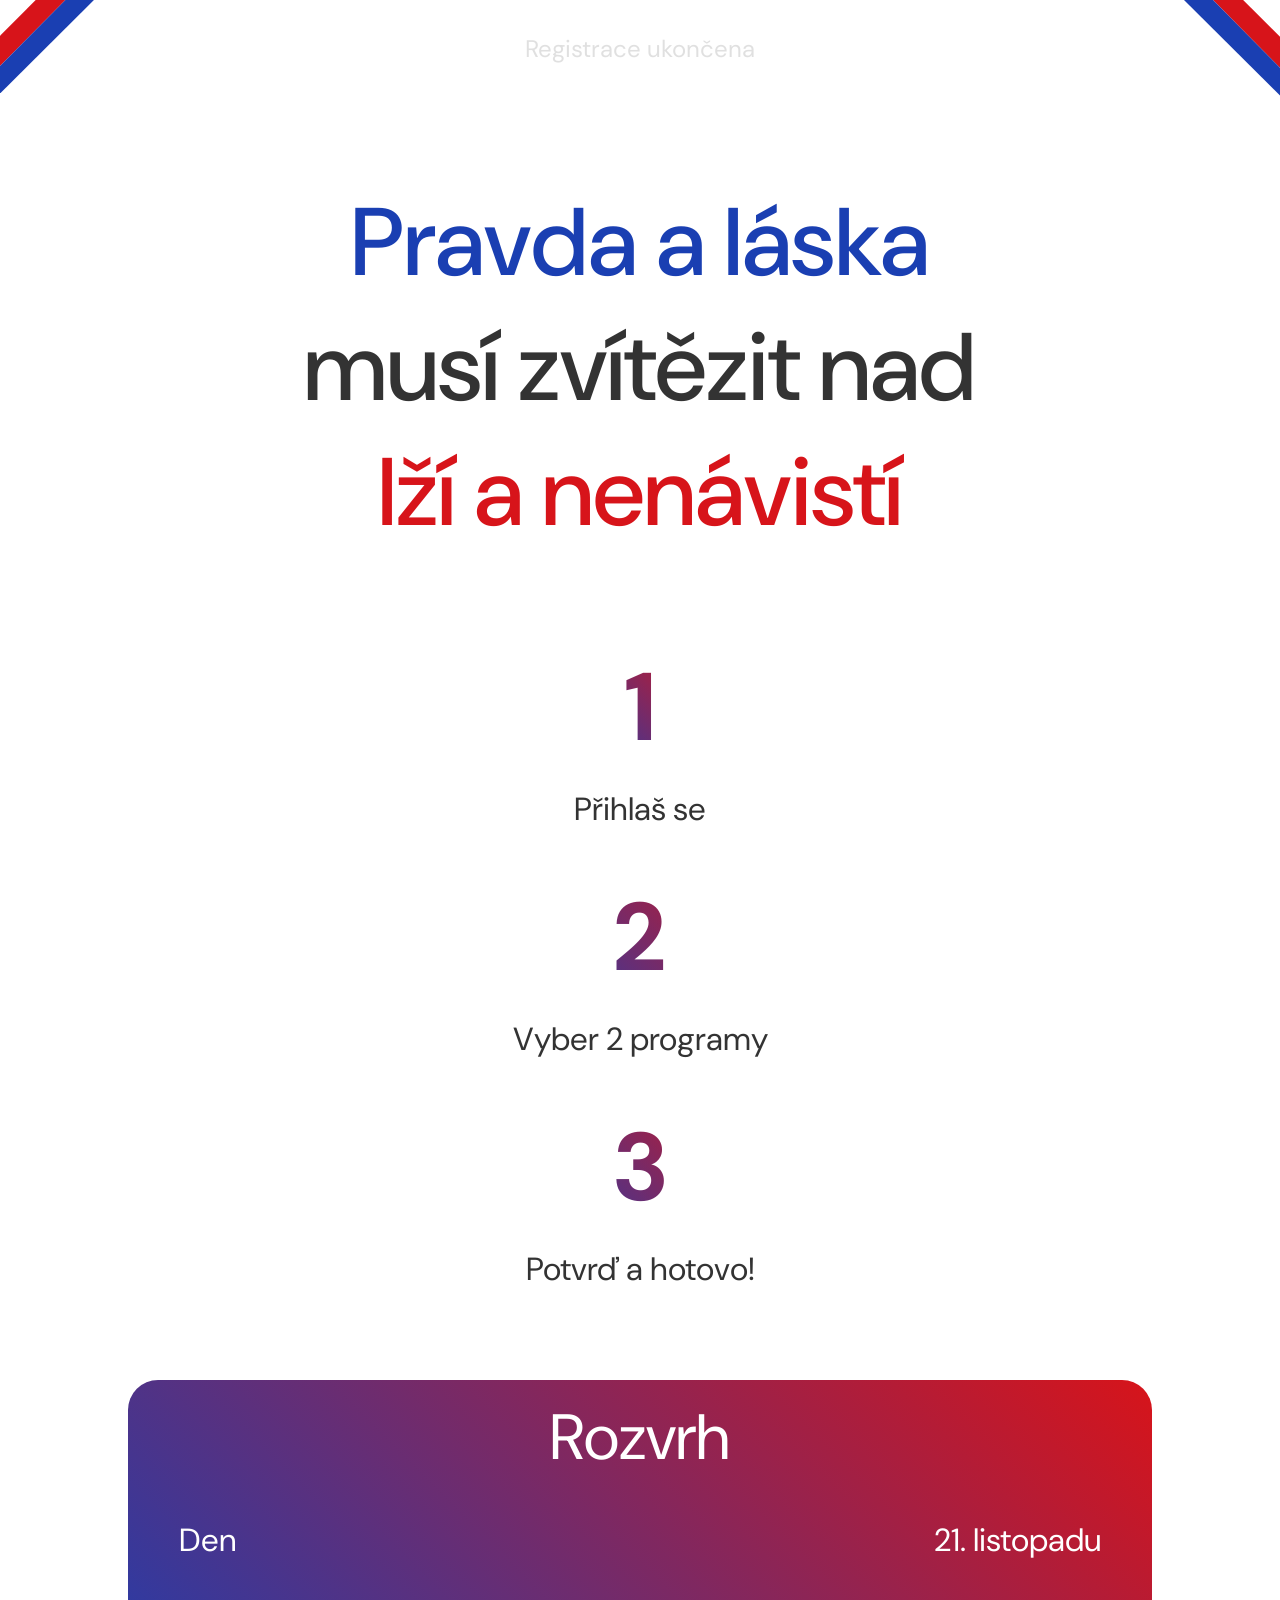
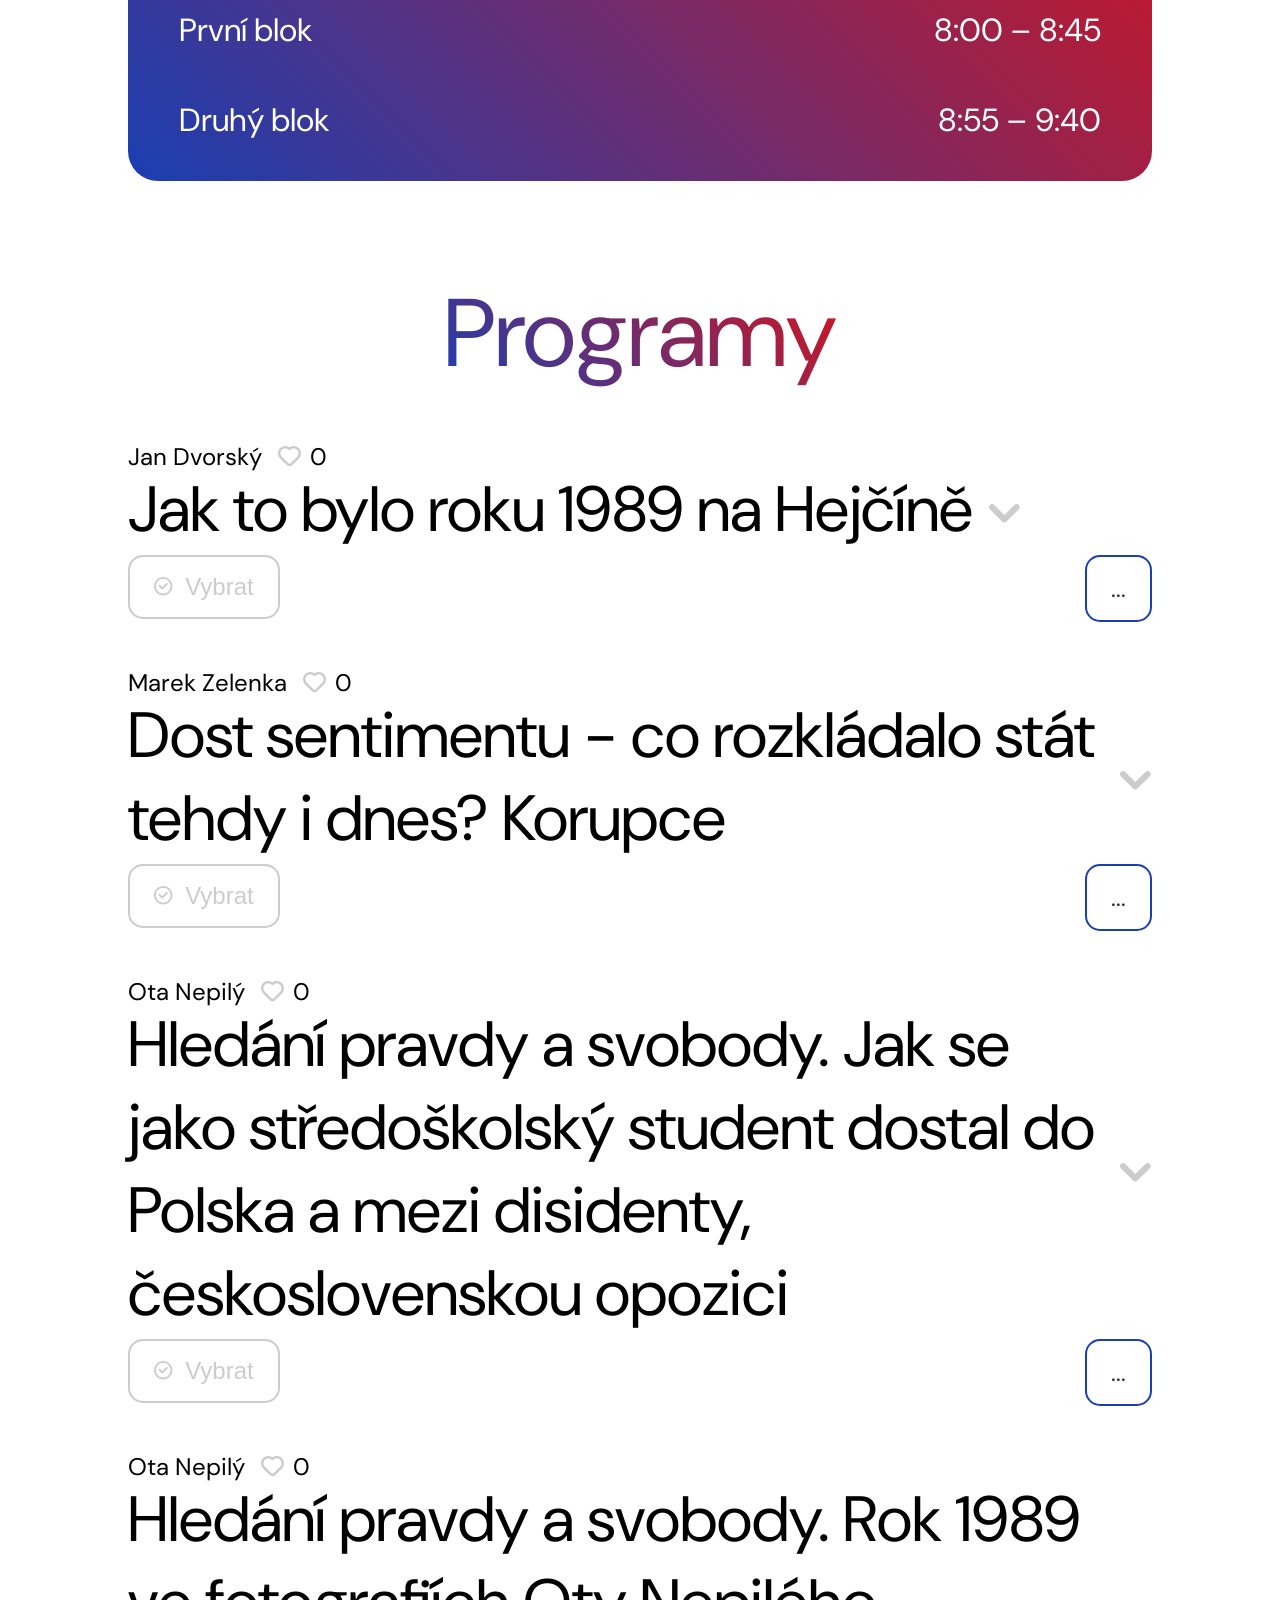
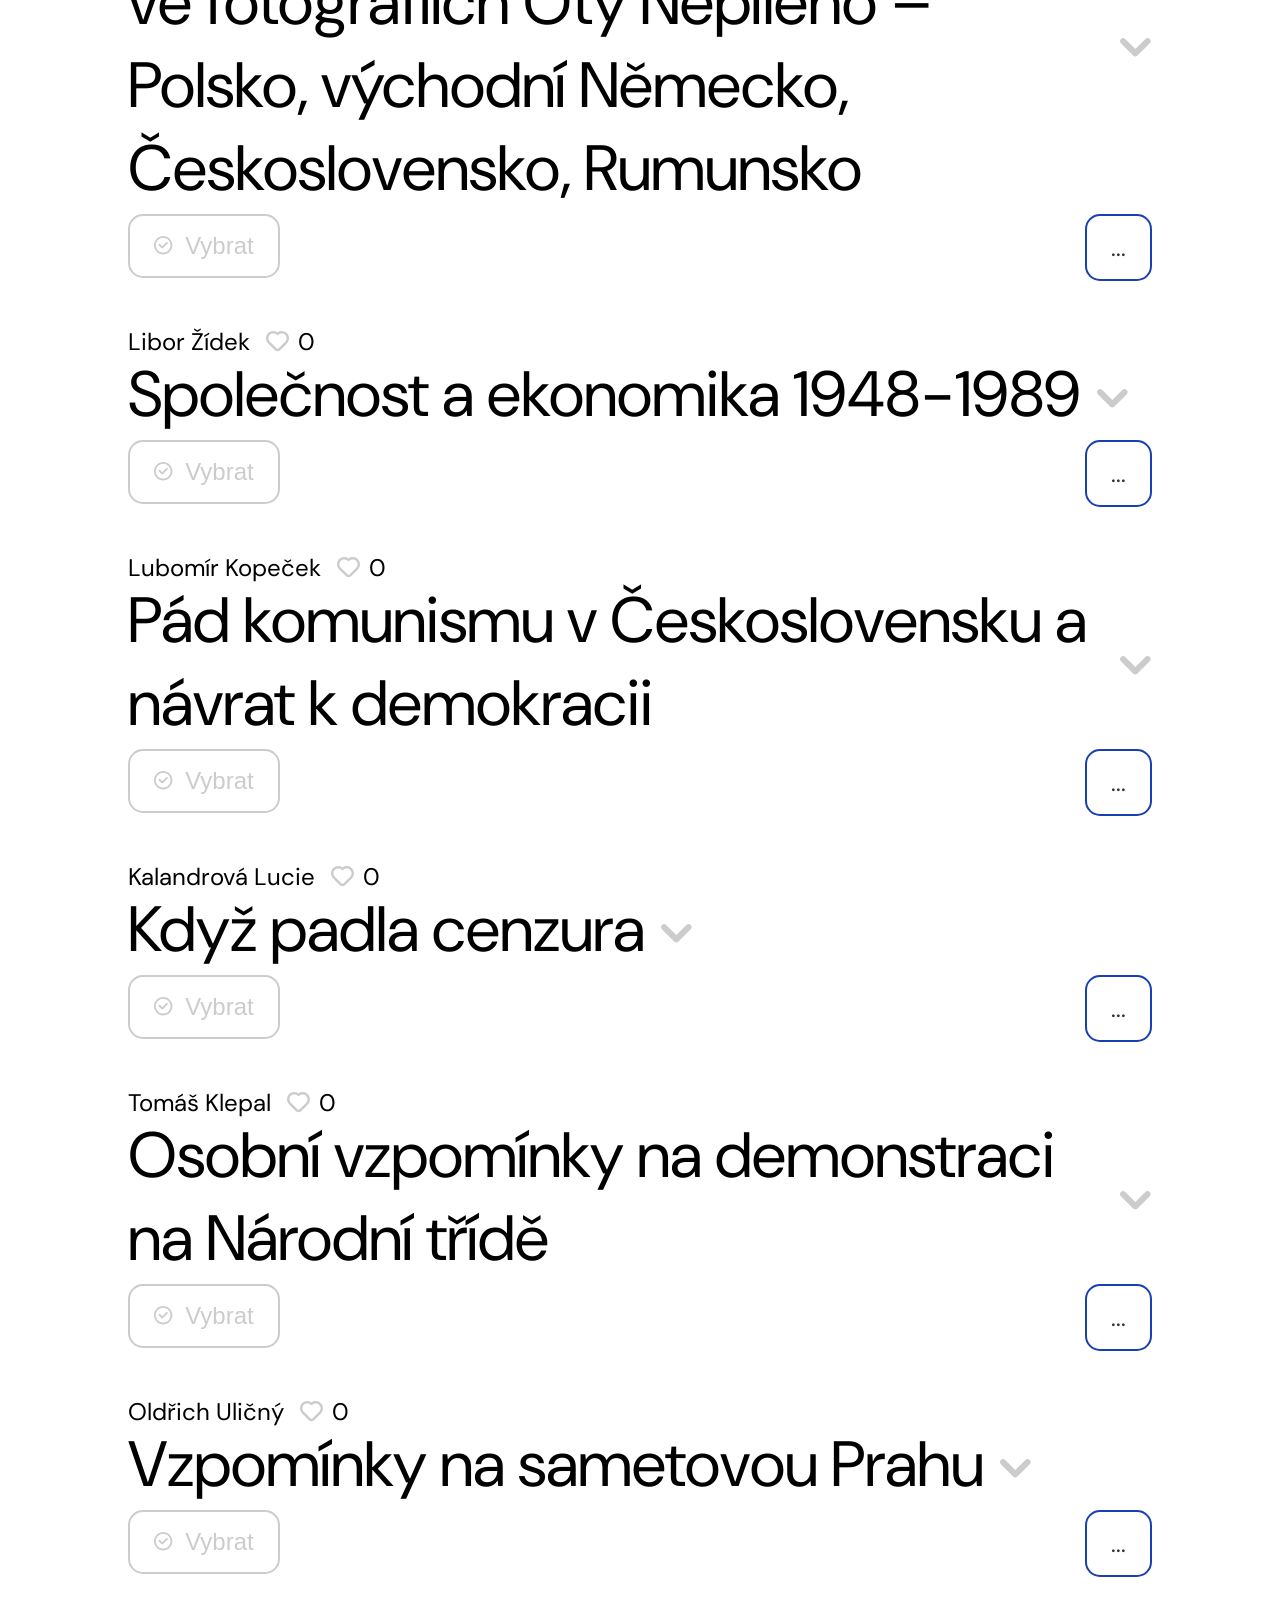
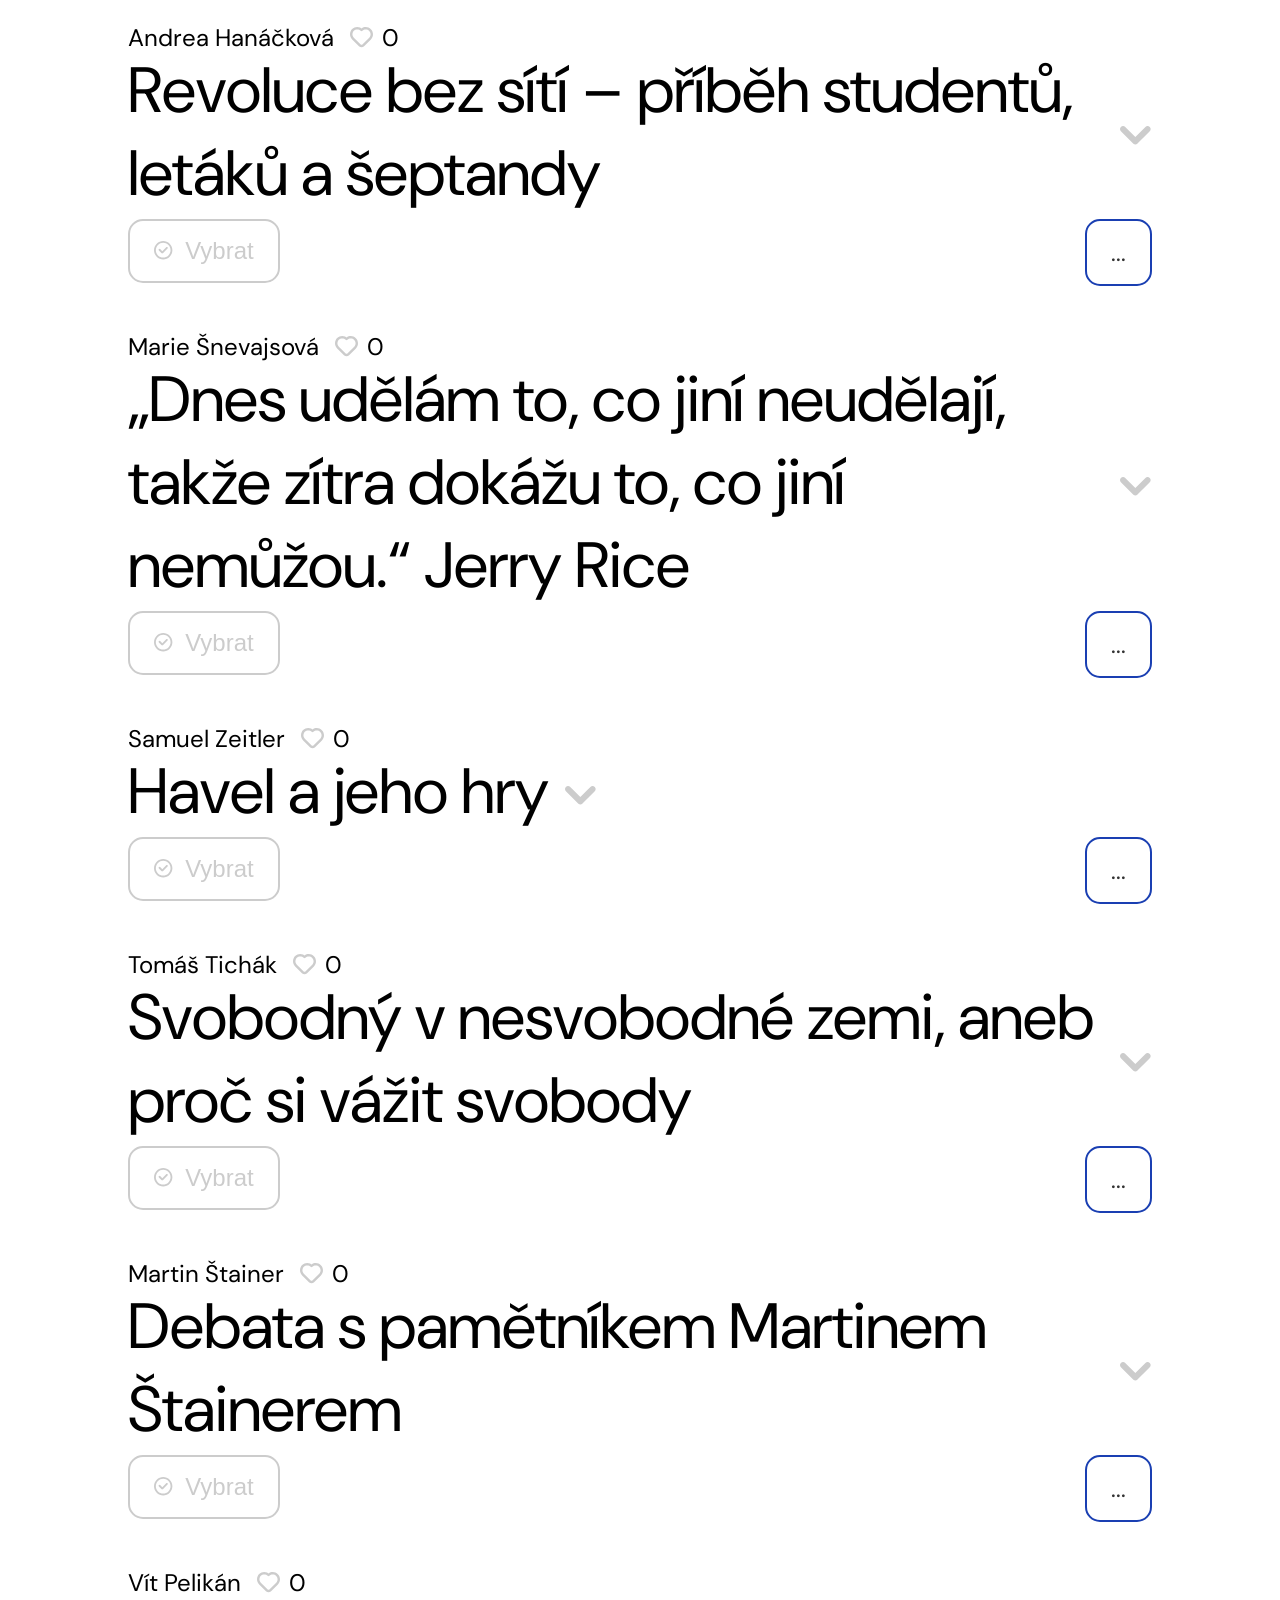
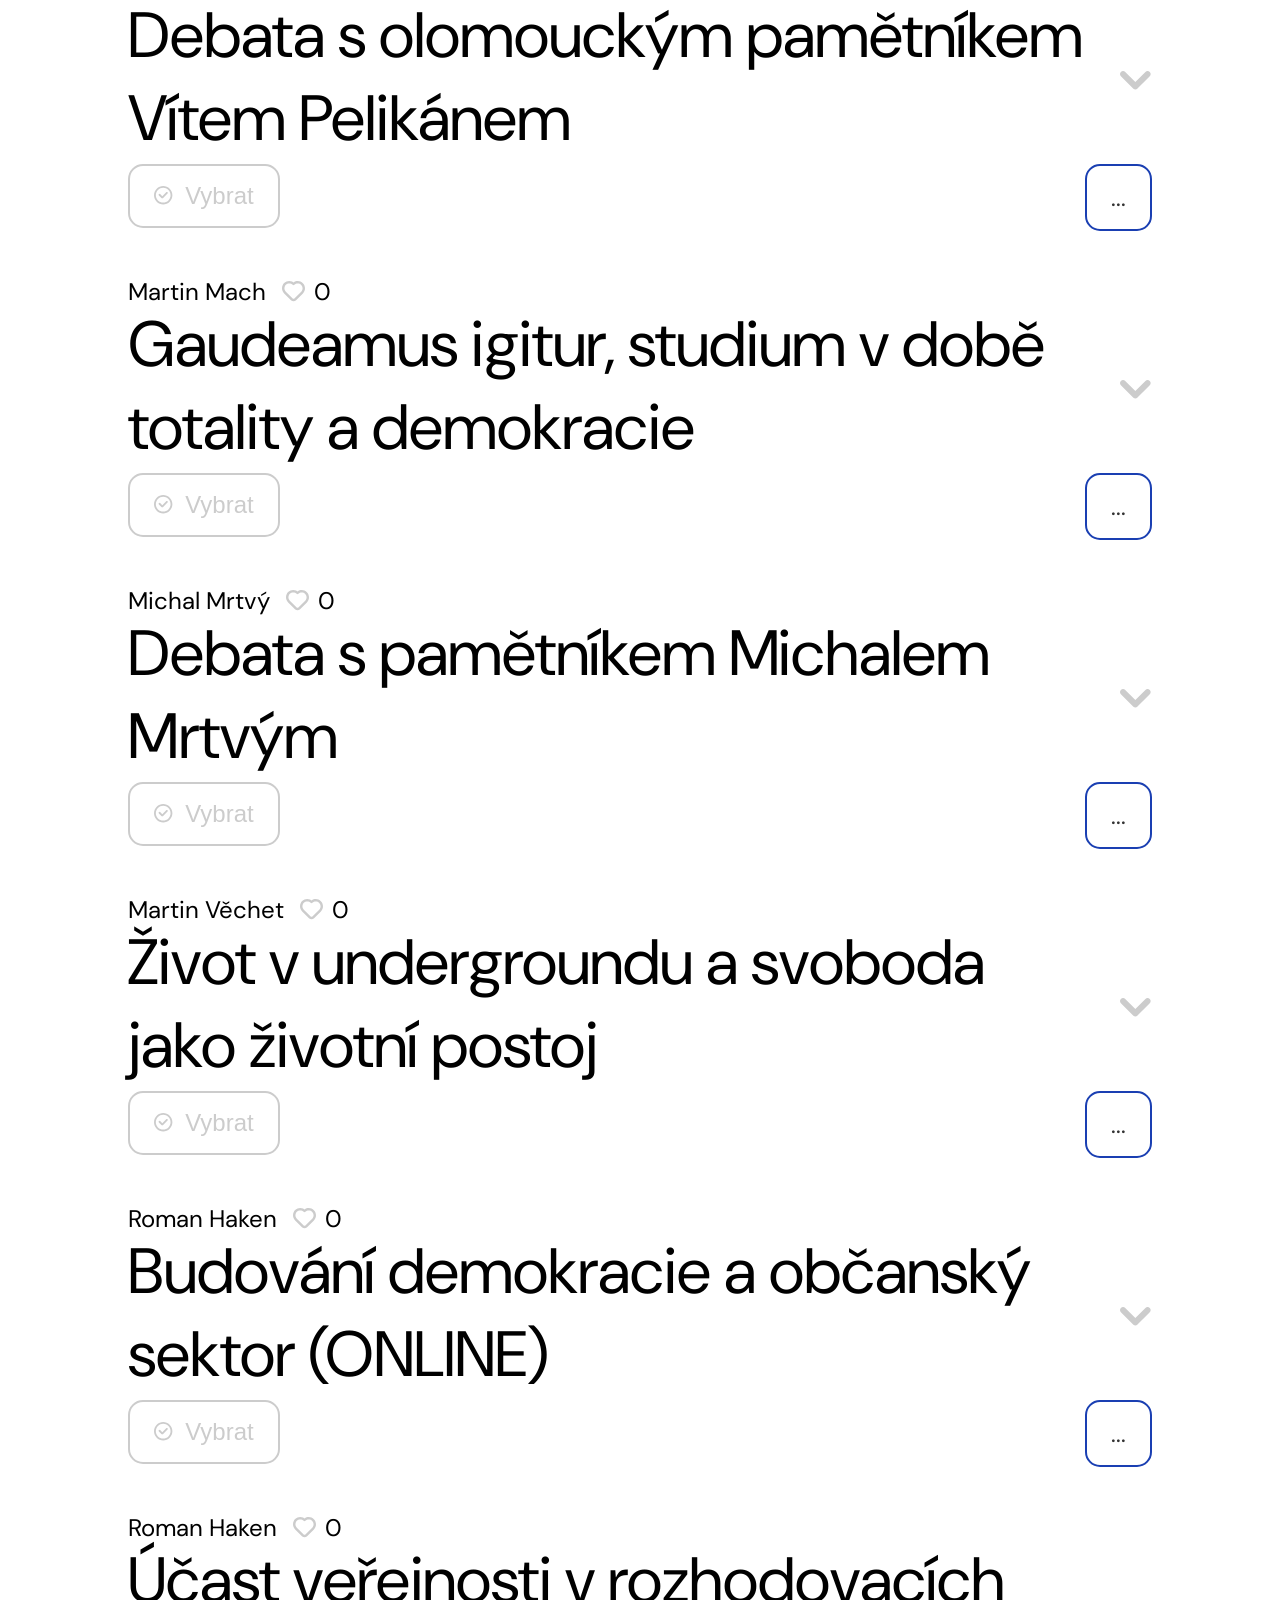
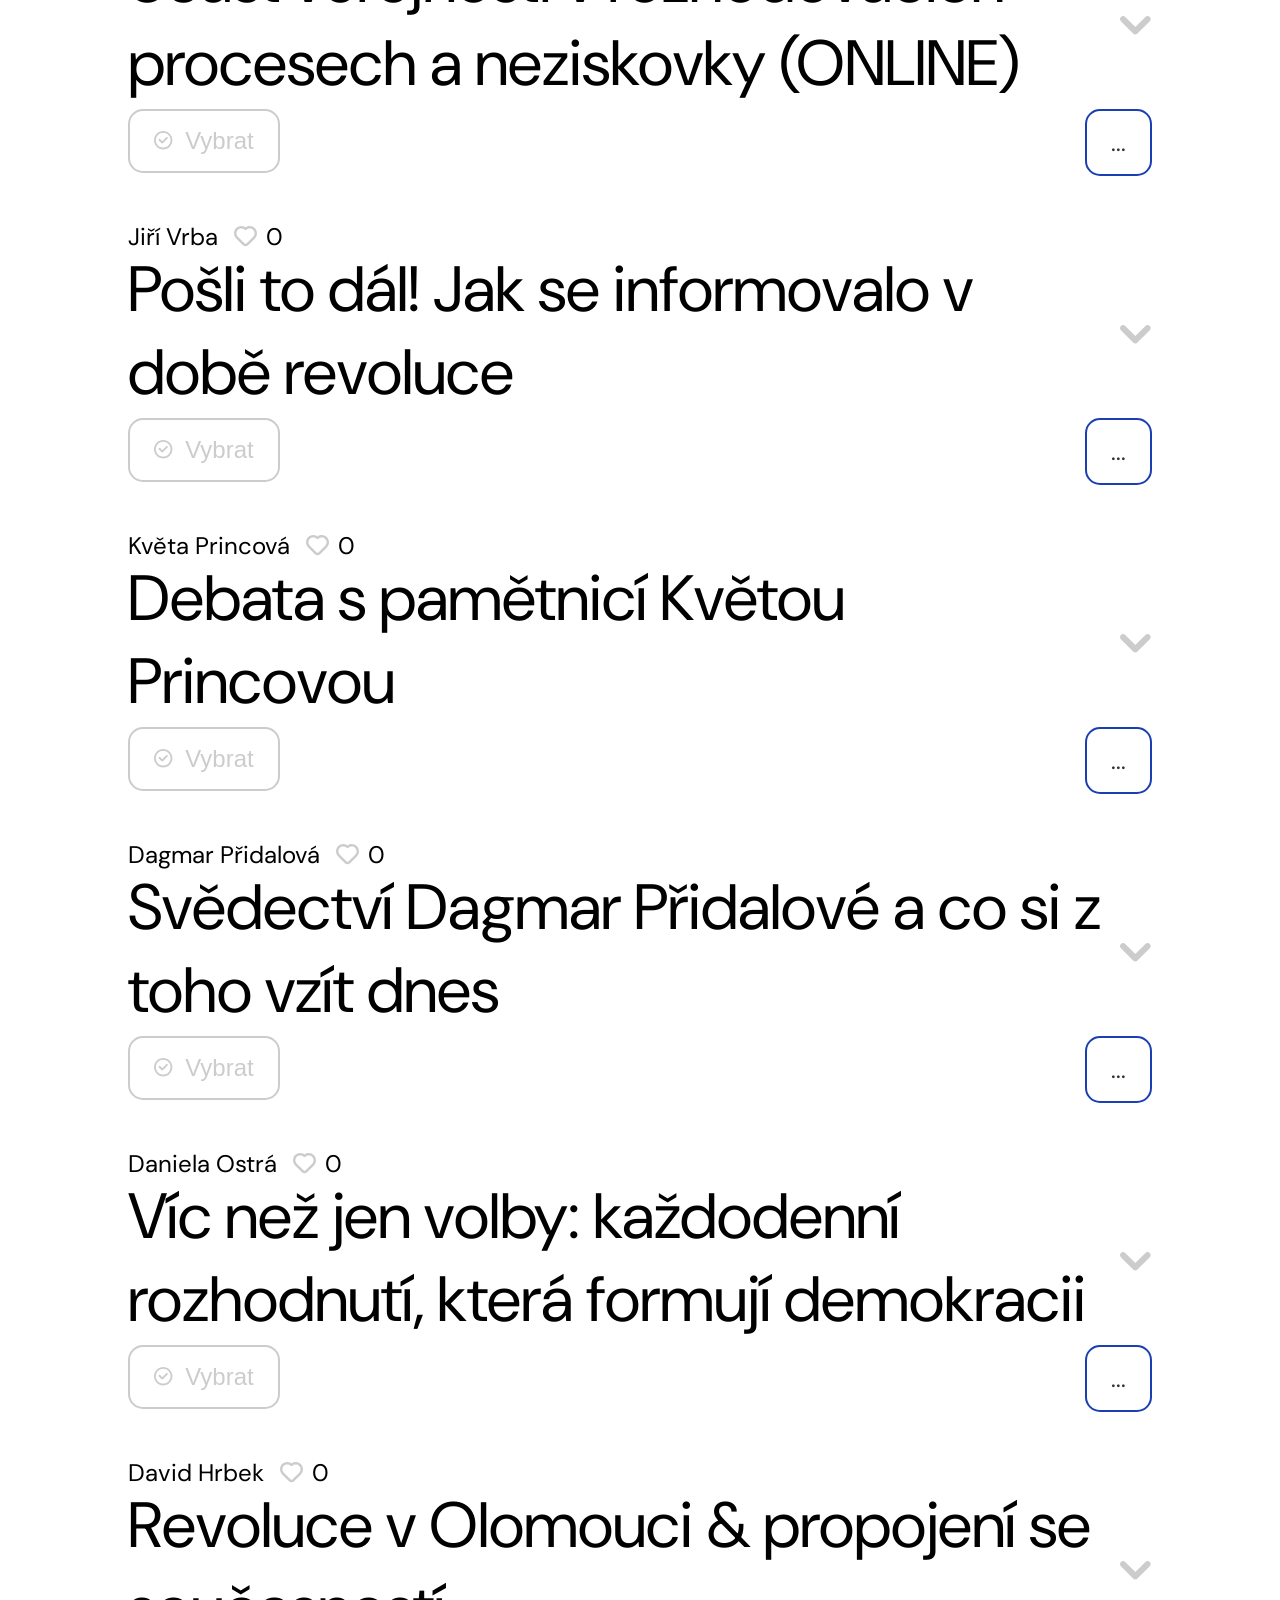
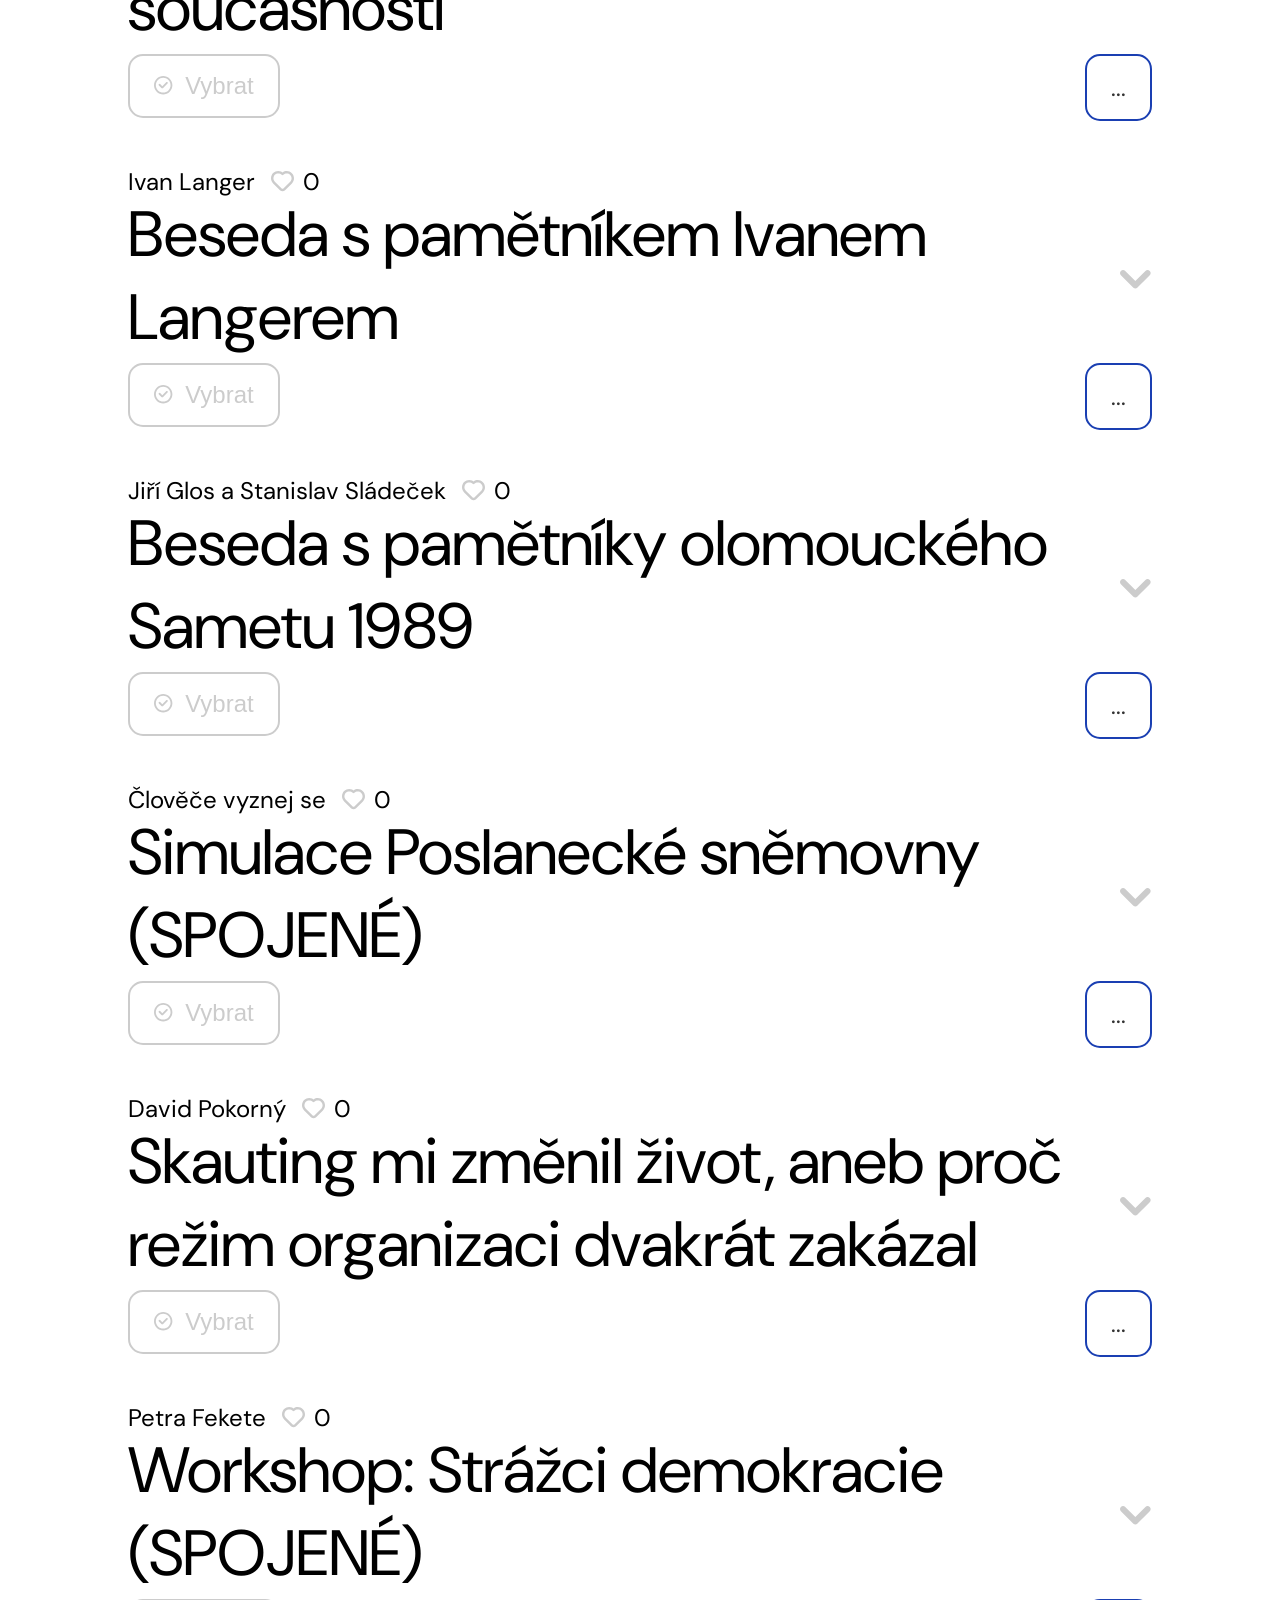
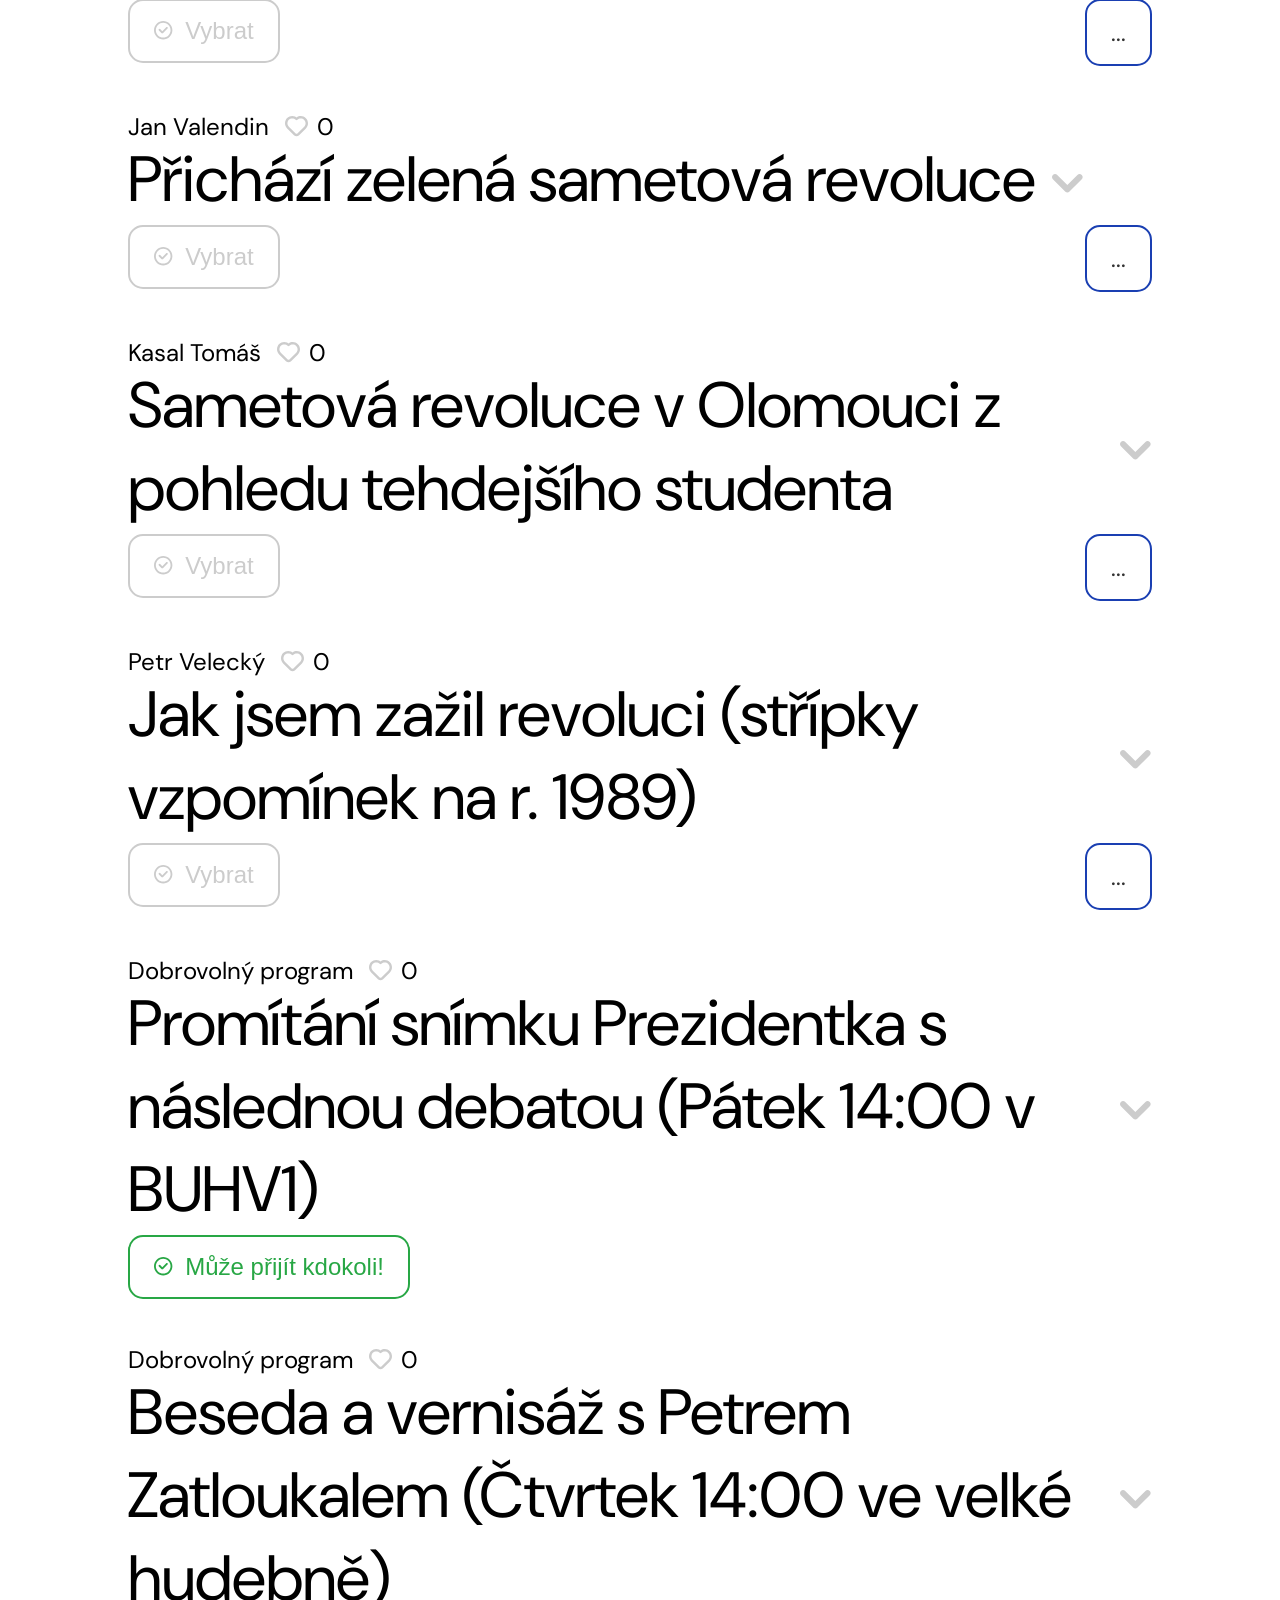
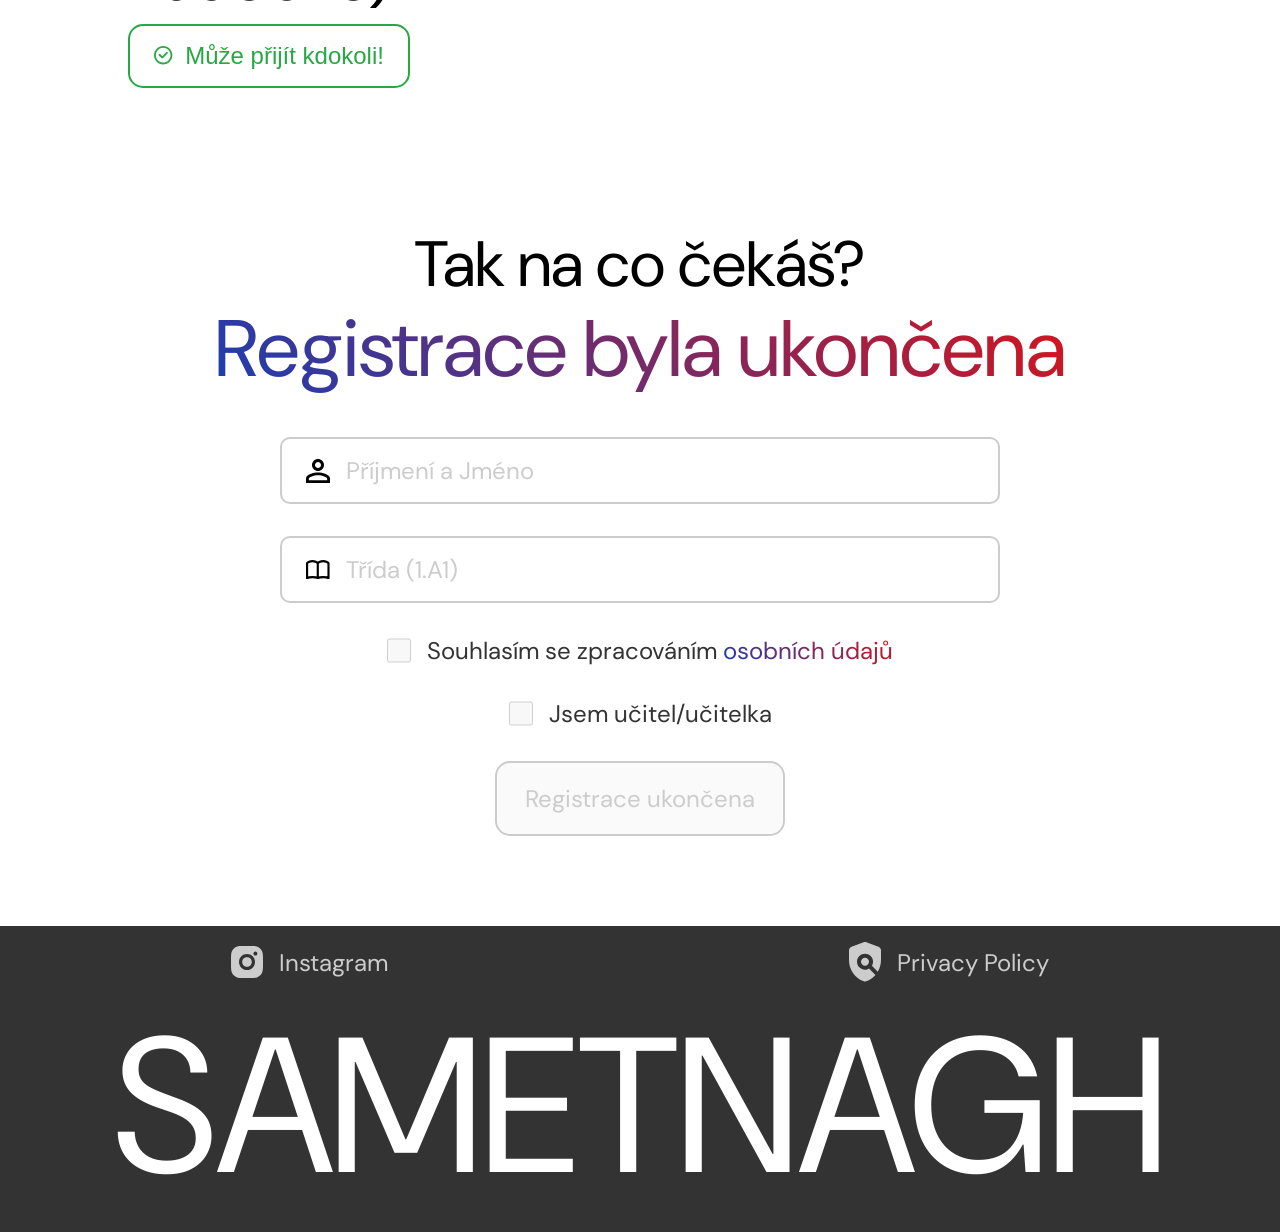
<file: index.html>
<!DOCTYPE html>
<html lang="cs">
	<head>
		<meta charset="UTF-8">
		<meta name="viewport" content="width=device-width, initial-scale=1.0">
		<title>Samet na Hejčině</title>
		<meta name="description" content="Samet na Hejčíně je vzdělávací iniciativa, která seznamuje studenty s nezávislostí a svobodou v České republice">
		<meta name="keywords" content="samet, hejčín, škola, vzdělávání, gymnázium, nezávislost, svoboda, Česko, trikolorap, program, studenti, historie, svoboda">
		<meta name="author" content="Albert Petrovskyi">
		<meta name="copyright" content="Copyright © 2025 Albert Petrovskyi. All rights reserved.">
		<meta name="address" content="Gymnázium, Olomouc - Hejčín, Czech Republic">
		<meta name="robots" content="index, follow">
		<link rel="icon" href="./img/favicon.ico" type="image/x-icon">
		<link rel="stylesheet" href="index.css">
	</head>
	<body>
		<div class="wrapper">
			<section class="header">
				<svg class="header__flag flag-left" xmlns="http://www.w3.org/2000/svg" viewBox="0 0 68 67" fill="none">
					<path d="M26 0L0 26V47.5L47 0H26Z" fill="#D7141A"/>
					<path d="M47 0L0 47.5V67L67.2698 0H47Z" fill="#1A3FB2"/>
				</svg>
				<a class="header__reg" href="#reg">Přihlášení brzy začne…</a>
				<svg class="header__flag flag-right" xmlns="http://www.w3.org/2000/svg" viewBox="0 0 67 67" fill="none">
					<path d="M41.2698 0L67.2698 26V47.5L20.2698 0H41.2698Z" fill="#D7141A"/>
					<path d="M20.2698 0L67.2698 47.5V67L0 0H20.2698Z" fill="#1A3FB2"/>
				</svg>
			</section>
			<section class="hero">
				<span class="hero__quote">
					<span class="quote-blue">Pravda a láska</span>
					musí zvítězit nad
					<span class="quote-red">lží a nenávistí</span>
				</span>
			</section>
			<section class="steps">
				<div class="steps__container">
					<span class="steps__container-title">1</span>
					<span class="steps__container-text">Přihlaš se</span>
				</div>
				<div class="steps__container">
					<span class="steps__container-title">2</span>
					<span class="steps__container-text">Vyber 2 programy</span>
				</div>
				<div class="steps__container">
					<span class="steps__container-title">3</span>
					<span class="steps__container-text">Potvrď a hotovo!</span>
				</div>
			</section>
			<section class="schedule">
				<span class="schedule__title">Rozvrh</span>
				<div class="schedule__plan">
					<div class="plan__block">
						<span>Den</span>
						<span>21. listopadu</span>
					</div>
					<div class="plan__block">
						<span>První blok</span>
						<span>8:00 &#8211; 8:45</span>
					</div>
					<div class="plan__block">
						<span>Druhý blok</span>
						<span>8:55 &#8211; 9:40</span>
					</div>
				</div>
			</section>
			<section class="programs" id="programs">
				<span class="programs__title">Programy</span>
				<div class="programs__program">
					<div class="programs__header">
						<span>Jan Dvorský</span>
						<svg xmlns="http://www.w3.org/2000/svg" viewBox="0 0 18 16" fill="none">
							<path d="M5.44728 0C6.16311 0.00156823 6.87182 0.14469 7.53224 0.420898C7.93416 0.589005 8.31319 0.804987 8.66212 1.0625C9.58641 0.404168 10.7 0.0474973 11.8486 0.0546875C13.2784 0.0636676 14.6472 0.635201 15.6582 1.64648C16.6692 2.65777 17.2408 4.02697 17.25 5.45703C17.2592 6.88713 16.705 8.2639 15.707 9.28809L15.6992 9.2959L10.5742 14.4238C10.0646 14.9336 9.37321 15.2197 8.65236 15.2197C8.0216 15.2197 7.41331 15.0008 6.9297 14.6045L6.73048 14.4238L1.60548 9.29688V9.2959C1.09882 8.79251 0.69635 8.19422 0.420914 7.53516C0.14485 6.8745 0.00158247 6.16526 1.52588e-05 5.44922C-0.00149075 4.73333 0.138033 4.02403 0.411148 3.3623C0.684317 2.70047 1.08569 2.09914 1.59181 1.59277C2.09795 1.0864 2.69969 0.685462 3.36134 0.412109C4.02284 0.138866 4.7316 -0.00152696 5.44728 0ZM5.44337 1.8125C4.9664 1.81149 4.49365 1.90477 4.05275 2.08691C3.61193 2.26906 3.21135 2.5366 2.87404 2.87402C2.53671 3.21151 2.26906 3.61252 2.08693 4.05371C1.90484 4.49488 1.81152 4.96799 1.81252 5.44531C1.81356 5.92266 1.90881 6.39554 2.09279 6.83594C2.2539 7.22149 2.48055 7.57604 2.76173 7.88379L2.88478 8.0127L2.88771 8.01562L8.01271 13.1426C8.18249 13.3122 8.4126 13.4072 8.65236 13.4072C8.89212 13.4072 9.12222 13.3122 9.29201 13.1426L14.4131 8.01855C15.0757 7.33627 15.4436 6.42037 15.4375 5.46875C15.4314 4.51513 15.0499 3.60188 14.376 2.92773C13.7021 2.25379 12.7896 1.87316 11.8369 1.86719C10.8843 1.8613 9.96739 2.23093 9.28517 2.89648C8.92893 3.24385 8.35914 3.23905 8.0088 2.88574C7.67289 2.54672 7.27318 2.27688 6.83302 2.09277C6.39288 1.90869 5.9204 1.81355 5.44337 1.8125Z" fill="#CCCCCC"/>
						</svg>
						<span>0</span>
					</div>
					<div class="program__title">
						<span>Jak to bylo roku 1989 na Hejčíně</span>
						<svg xmlns="http://www.w3.org/2000/svg" viewBox="0 0 18 11" fill="none">
							<path d="M7.53624 9.96306C8.21366 10.5156 9.21325 10.4761 9.84484 9.8449L16.7443 2.94451C17.4179 2.27086 17.4179 1.17872 16.7443 0.505056C16.0706 -0.168263 14.9783 -0.168493 14.3048 0.505056L8.62413 6.18572L2.94445 0.505056C2.27082 -0.168418 1.17862 -0.168418 0.504993 0.505056C-0.168256 1.1787 -0.168406 2.27096 0.504993 2.94451L7.40538 9.8449L7.53624 9.96306Z" fill="#CCCCCC"/>
						</svg>
					</div>
					<span class="program__description">Zajímá vás, jak vypadal Hejčín před rokem 1989? Co se učilo a jak jsme se chystali na Spartakiádu 1990. Poznáte postavu současné politiky ve videorozhovoru o její klíčové roli ve stávce studentů Hejčína? Jak na tom byl učitelský sbor a jaké drama se odehrálo v ředitelně? Také se podíváme na to, jak se škola změnila po revoluci a co nového se učilo. Srdečně vás zve Jan Dvorský, ve školním roce 1989-1990 student 3.A.</span>
					<form class="program__buttons">
						<button class="program__button" type="button">
							<svg xmlns="http://www.w3.org/2000/svg" viewBox="0 0 18 18" fill="none">
								<path d="M12.6856 7.0794C12.7658 6.99921 12.8295 6.90401 12.8729 6.79923C12.9163 6.69446 12.9386 6.58216 12.9386 6.46875C12.9386 6.35534 12.9163 6.24304 12.8729 6.13827C12.8295 6.03349 12.7658 5.93829 12.6856 5.8581C12.6055 5.77791 12.5103 5.7143 12.4055 5.6709C12.3007 5.6275 12.1884 5.60516 12.075 5.60516C11.9616 5.60516 11.8493 5.6275 11.7445 5.6709C11.6397 5.7143 11.5445 5.77791 11.4643 5.8581L7.7625 9.56168L5.78565 7.5831C5.70546 7.50291 5.61026 7.4393 5.50548 7.3959C5.40071 7.3525 5.28841 7.33016 5.175 7.33016C5.06159 7.33016 4.94929 7.3525 4.84452 7.3959C4.73974 7.4393 4.64454 7.50291 4.56435 7.5831C4.48416 7.66329 4.42055 7.75849 4.37715 7.86327C4.33375 7.96804 4.31141 8.08034 4.31141 8.19375C4.31141 8.30716 4.33375 8.41946 4.37715 8.52423C4.42055 8.62901 4.48416 8.72421 4.56435 8.8044L7.15185 11.3919C7.23197 11.4722 7.32715 11.5359 7.43193 11.5794C7.53672 11.6229 7.64905 11.6453 7.7625 11.6453C7.87595 11.6453 7.98828 11.6229 8.09307 11.5794C8.19785 11.5359 8.29303 11.4722 8.37315 11.3919L12.6856 7.0794ZM8.625 0C6.33751 0 4.14371 0.908703 2.5262 2.5262C0.908703 4.14371 0 6.33751 0 8.625C0 10.9125 0.908703 13.1063 2.5262 14.7238C4.14371 16.3413 6.33751 17.25 8.625 17.25C10.9125 17.25 13.1063 16.3413 14.7238 14.7238C16.3413 13.1063 17.25 10.9125 17.25 8.625C17.25 6.33751 16.3413 4.14371 14.7238 2.5262C13.1063 0.908703 10.9125 0 8.625 0ZM1.725 8.625C1.725 6.79501 2.45196 5.03996 3.74596 3.74596C5.03996 2.45196 6.79501 1.725 8.625 1.725C10.455 1.725 12.21 2.45196 13.504 3.74596C14.798 5.03996 15.525 6.79501 15.525 8.625C15.525 10.455 14.798 12.21 13.504 13.504C12.21 14.798 10.455 15.525 8.625 15.525C6.79501 15.525 5.03996 14.798 3.74596 13.504C2.45196 12.21 1.725 10.455 1.725 8.625Z" fill="#CCCCCC"/>
							</svg>
							Vybrat
						</button>
						<div class="program__capacity">...</div>
					</form>
				</div>
				
				<div class="programs__program">
					<div class="programs__header">
						<span>Marek Zelenka</span>
						<svg xmlns="http://www.w3.org/2000/svg" viewBox="0 0 18 16" fill="none">
							<path d="M5.44728 0C6.16311 0.00156823 6.87182 0.14469 7.53224 0.420898C7.93416 0.589005 8.31319 0.804987 8.66212 1.0625C9.58641 0.404168 10.7 0.0474973 11.8486 0.0546875C13.2784 0.0636676 14.6472 0.635201 15.6582 1.64648C16.6692 2.65777 17.2408 4.02697 17.25 5.45703C17.2592 6.88713 16.705 8.2639 15.707 9.28809L15.6992 9.2959L10.5742 14.4238C10.0646 14.9336 9.37321 15.2197 8.65236 15.2197C8.0216 15.2197 7.41331 15.0008 6.9297 14.6045L6.73048 14.4238L1.60548 9.29688V9.2959C1.09882 8.79251 0.69635 8.19422 0.420914 7.53516C0.14485 6.8745 0.00158247 6.16526 1.52588e-05 5.44922C-0.00149075 4.73333 0.138033 4.02403 0.411148 3.3623C0.684317 2.70047 1.08569 2.09914 1.59181 1.59277C2.09795 1.0864 2.69969 0.685462 3.36134 0.412109C4.02284 0.138866 4.7316 -0.00152696 5.44728 0ZM5.44337 1.8125C4.9664 1.81149 4.49365 1.90477 4.05275 2.08691C3.61193 2.26906 3.21135 2.5366 2.87404 2.87402C2.53671 3.21151 2.26906 3.61252 2.08693 4.05371C1.90484 4.49488 1.81152 4.96799 1.81252 5.44531C1.81356 5.92266 1.90881 6.39554 2.09279 6.83594C2.2539 7.22149 2.48055 7.57604 2.76173 7.88379L2.88478 8.0127L2.88771 8.01562L8.01271 13.1426C8.18249 13.3122 8.4126 13.4072 8.65236 13.4072C8.89212 13.4072 9.12222 13.3122 9.29201 13.1426L14.4131 8.01855C15.0757 7.33627 15.4436 6.42037 15.4375 5.46875C15.4314 4.51513 15.0499 3.60188 14.376 2.92773C13.7021 2.25379 12.7896 1.87316 11.8369 1.86719C10.8843 1.8613 9.96739 2.23093 9.28517 2.89648C8.92893 3.24385 8.35914 3.23905 8.0088 2.88574C7.67289 2.54672 7.27318 2.27688 6.83302 2.09277C6.39288 1.90869 5.9204 1.81355 5.44337 1.8125Z" fill="#CCCCCC"/>
						</svg>
						<span>0</span>
					</div>
					<div class="program__title">
						<span>Dost sentimentu - co rozkládalo stát tehdy i dnes? Korupce</span>
						<svg xmlns="http://www.w3.org/2000/svg" viewBox="0 0 18 11" fill="none">
							<path d="M7.53624 9.96306C8.21366 10.5156 9.21325 10.4761 9.84484 9.8449L16.7443 2.94451C17.4179 2.27086 17.4179 1.17872 16.7443 0.505056C16.0706 -0.168263 14.9783 -0.168493 14.3048 0.505056L8.62413 6.18572L2.94445 0.505056C2.27082 -0.168418 1.17862 -0.168418 0.504993 0.505056C-0.168256 1.1787 -0.168406 2.27096 0.504993 2.94451L7.40538 9.8449L7.53624 9.96306Z" fill="#CCCCCC"/>
						</svg>
					</div>
					<span class="program__description">Nobelovu cenu za ekonomii 2024 dostali vědci, kteří prokázali, že největší vliv na bohatství státu mají funkční instituce. Korupce nahlodává funkčnost i důvěryhodnost státu. Na korupční kauzy po listopadu reagovaly některé české zákony prosazené protikorupčními iniciativami. Které to byly? A v čem jsme světoví?</span>
					<form class="program__buttons">
						<button class="program__button" type="button">
							<svg xmlns="http://www.w3.org/2000/svg" viewBox="0 0 18 18" fill="none">
								<path d="M12.6856 7.0794C12.7658 6.99921 12.8295 6.90401 12.8729 6.79923C12.9163 6.69446 12.9386 6.58216 12.9386 6.46875C12.9386 6.35534 12.9163 6.24304 12.8729 6.13827C12.8295 6.03349 12.7658 5.93829 12.6856 5.8581C12.6055 5.77791 12.5103 5.7143 12.4055 5.6709C12.3007 5.6275 12.1884 5.60516 12.075 5.60516C11.9616 5.60516 11.8493 5.6275 11.7445 5.6709C11.6397 5.7143 11.5445 5.77791 11.4643 5.8581L7.7625 9.56168L5.78565 7.5831C5.70546 7.50291 5.61026 7.4393 5.50548 7.3959C5.40071 7.3525 5.28841 7.33016 5.175 7.33016C5.06159 7.33016 4.94929 7.3525 4.84452 7.3959C4.73974 7.4393 4.64454 7.50291 4.56435 7.5831C4.48416 7.66329 4.42055 7.75849 4.37715 7.86327C4.33375 7.96804 4.31141 8.08034 4.31141 8.19375C4.31141 8.30716 4.33375 8.41946 4.37715 8.52423C4.42055 8.62901 4.48416 8.72421 4.56435 8.8044L7.15185 11.3919C7.23197 11.4722 7.32715 11.5359 7.43193 11.5794C7.53672 11.6229 7.64905 11.6453 7.7625 11.6453C7.87595 11.6453 7.98828 11.6229 8.09307 11.5794C8.19785 11.5359 8.29303 11.4722 8.37315 11.3919L12.6856 7.0794ZM8.625 0C6.33751 0 4.14371 0.908703 2.5262 2.5262C0.908703 4.14371 0 6.33751 0 8.625C0 10.9125 0.908703 13.1063 2.5262 14.7238C4.14371 16.3413 6.33751 17.25 8.625 17.25C10.9125 17.25 13.1063 16.3413 14.7238 14.7238C16.3413 13.1063 17.25 10.9125 17.25 8.625C17.25 6.33751 16.3413 4.14371 14.7238 2.5262C13.1063 0.908703 10.9125 0 8.625 0ZM1.725 8.625C1.725 6.79501 2.45196 5.03996 3.74596 3.74596C5.03996 2.45196 6.79501 1.725 8.625 1.725C10.455 1.725 12.21 2.45196 13.504 3.74596C14.798 5.03996 15.525 6.79501 15.525 8.625C15.525 10.455 14.798 12.21 13.504 13.504C12.21 14.798 10.455 15.525 8.625 15.525C6.79501 15.525 5.03996 14.798 3.74596 13.504C2.45196 12.21 1.725 10.455 1.725 8.625Z" fill="#CCCCCC"/>
							</svg>
							Vybrat
						</button>
						<div class="program__capacity">...</div>
					</form>
				</div>

				<div class="programs__program">
					<div class="programs__header">
						<span>Ota Nepilý</span>
						<svg xmlns="http://www.w3.org/2000/svg" viewBox="0 0 18 16" fill="none">
							<path d="M5.44728 0C6.16311 0.00156823 6.87182 0.14469 7.53224 0.420898C7.93416 0.589005 8.31319 0.804987 8.66212 1.0625C9.58641 0.404168 10.7 0.0474973 11.8486 0.0546875C13.2784 0.0636676 14.6472 0.635201 15.6582 1.64648C16.6692 2.65777 17.2408 4.02697 17.25 5.45703C17.2592 6.88713 16.705 8.2639 15.707 9.28809L15.6992 9.2959L10.5742 14.4238C10.0646 14.9336 9.37321 15.2197 8.65236 15.2197C8.0216 15.2197 7.41331 15.0008 6.9297 14.6045L6.73048 14.4238L1.60548 9.29688V9.2959C1.09882 8.79251 0.69635 8.19422 0.420914 7.53516C0.14485 6.8745 0.00158247 6.16526 1.52588e-05 5.44922C-0.00149075 4.73333 0.138033 4.02403 0.411148 3.3623C0.684317 2.70047 1.08569 2.09914 1.59181 1.59277C2.09795 1.0864 2.69969 0.685462 3.36134 0.412109C4.02284 0.138866 4.7316 -0.00152696 5.44728 0ZM5.44337 1.8125C4.9664 1.81149 4.49365 1.90477 4.05275 2.08691C3.61193 2.26906 3.21135 2.5366 2.87404 2.87402C2.53671 3.21151 2.26906 3.61252 2.08693 4.05371C1.90484 4.49488 1.81152 4.96799 1.81252 5.44531C1.81356 5.92266 1.90881 6.39554 2.09279 6.83594C2.2539 7.22149 2.48055 7.57604 2.76173 7.88379L2.88478 8.0127L2.88771 8.01562L8.01271 13.1426C8.18249 13.3122 8.4126 13.4072 8.65236 13.4072C8.89212 13.4072 9.12222 13.3122 9.29201 13.1426L14.4131 8.01855C15.0757 7.33627 15.4436 6.42037 15.4375 5.46875C15.4314 4.51513 15.0499 3.60188 14.376 2.92773C13.7021 2.25379 12.7896 1.87316 11.8369 1.86719C10.8843 1.8613 9.96739 2.23093 9.28517 2.89648C8.92893 3.24385 8.35914 3.23905 8.0088 2.88574C7.67289 2.54672 7.27318 2.27688 6.83302 2.09277C6.39288 1.90869 5.9204 1.81355 5.44337 1.8125Z" fill="#CCCCCC"/>
						</svg>
						<span>0</span>
					</div>
					<div class="program__title">
						<span>Hledání pravdy a svobody. Jak se jako středoškolský student dostal do Polska a mezi disidenty, československou opozici</span>
						<svg xmlns="http://www.w3.org/2000/svg" viewBox="0 0 18 11" fill="none">
							<path d="M7.53624 9.96306C8.21366 10.5156 9.21325 10.4761 9.84484 9.8449L16.7443 2.94451C17.4179 2.27086 17.4179 1.17872 16.7443 0.505056C16.0706 -0.168263 14.9783 -0.168493 14.3048 0.505056L8.62413 6.18572L2.94445 0.505056C2.27082 -0.168418 1.17862 -0.168418 0.504993 0.505056C-0.168256 1.1787 -0.168406 2.27096 0.504993 2.94451L7.40538 9.8449L7.53624 9.96306Z" fill="#CCCCCC"/>
						</svg>
					</div>
					<span class="program__description">Jako mladý fotograf dokumentuje dobu, kdy se v Evropě lámaly režimy a rodila se svoboda. V Polsku ožívala Solidarita a lidé hledali prostor pro svobodné myšlení. Dostává se i mezi hippies. Odpor vůči ideologii ho přivádí mezi přední československé disidenty a do prostředí samizdatu. StB ho vyšetřuje a zastrašuje jeho blízké přátele, spolupracovníky. Nadále se pohybuje v opozici, byť s větší opatrností. V roce 1989 se ocitá u zásadních momentů v několika zemích východní Evropy – od nezávislého kulturního festivalu ve Wroclavi, přes otevření hranic rozděleného Berlína až po bojující rumunský Temešvár a dokumentuje proměnu Československa.</span>
					<form class="program__buttons">
						<button class="program__button" type="button">
							<svg xmlns="http://www.w3.org/2000/svg" viewBox="0 0 18 18" fill="none">
								<path d="M12.6856 7.0794C12.7658 6.99921 12.8295 6.90401 12.8729 6.79923C12.9163 6.69446 12.9386 6.58216 12.9386 6.46875C12.9386 6.35534 12.9163 6.24304 12.8729 6.13827C12.8295 6.03349 12.7658 5.93829 12.6856 5.8581C12.6055 5.77791 12.5103 5.7143 12.4055 5.6709C12.3007 5.6275 12.1884 5.60516 12.075 5.60516C11.9616 5.60516 11.8493 5.6275 11.7445 5.6709C11.6397 5.7143 11.5445 5.77791 11.4643 5.8581L7.7625 9.56168L5.78565 7.5831C5.70546 7.50291 5.61026 7.4393 5.50548 7.3959C5.40071 7.3525 5.28841 7.33016 5.175 7.33016C5.06159 7.33016 4.94929 7.3525 4.84452 7.3959C4.73974 7.4393 4.64454 7.50291 4.56435 7.5831C4.48416 7.66329 4.42055 7.75849 4.37715 7.86327C4.33375 7.96804 4.31141 8.08034 4.31141 8.19375C4.31141 8.30716 4.33375 8.41946 4.37715 8.52423C4.42055 8.62901 4.48416 8.72421 4.56435 8.8044L7.15185 11.3919C7.23197 11.4722 7.32715 11.5359 7.43193 11.5794C7.53672 11.6229 7.64905 11.6453 7.7625 11.6453C7.87595 11.6453 7.98828 11.6229 8.09307 11.5794C8.19785 11.5359 8.29303 11.4722 8.37315 11.3919L12.6856 7.0794ZM8.625 0C6.33751 0 4.14371 0.908703 2.5262 2.5262C0.908703 4.14371 0 6.33751 0 8.625C0 10.9125 0.908703 13.1063 2.5262 14.7238C4.14371 16.3413 6.33751 17.25 8.625 17.25C10.9125 17.25 13.1063 16.3413 14.7238 14.7238C16.3413 13.1063 17.25 10.9125 17.25 8.625C17.25 6.33751 16.3413 4.14371 14.7238 2.5262C13.1063 0.908703 10.9125 0 8.625 0ZM1.725 8.625C1.725 6.79501 2.45196 5.03996 3.74596 3.74596C5.03996 2.45196 6.79501 1.725 8.625 1.725C10.455 1.725 12.21 2.45196 13.504 3.74596C14.798 5.03996 15.525 6.79501 15.525 8.625C15.525 10.455 14.798 12.21 13.504 13.504C12.21 14.798 10.455 15.525 8.625 15.525C6.79501 15.525 5.03996 14.798 3.74596 13.504C2.45196 12.21 1.725 10.455 1.725 8.625Z" fill="#CCCCCC"/>
							</svg>
							Vybrat
						</button>
						<div class="program__capacity">...</div>
					</form>
				</div>

				<div class="programs__program">
					<div class="programs__header">
						<span>Ota Nepilý</span>
						<svg xmlns="http://www.w3.org/2000/svg" viewBox="0 0 18 16" fill="none">
							<path d="M5.44728 0C6.16311 0.00156823 6.87182 0.14469 7.53224 0.420898C7.93416 0.589005 8.31319 0.804987 8.66212 1.0625C9.58641 0.404168 10.7 0.0474973 11.8486 0.0546875C13.2784 0.0636676 14.6472 0.635201 15.6582 1.64648C16.6692 2.65777 17.2408 4.02697 17.25 5.45703C17.2592 6.88713 16.705 8.2639 15.707 9.28809L15.6992 9.2959L10.5742 14.4238C10.0646 14.9336 9.37321 15.2197 8.65236 15.2197C8.0216 15.2197 7.41331 15.0008 6.9297 14.6045L6.73048 14.4238L1.60548 9.29688V9.2959C1.09882 8.79251 0.69635 8.19422 0.420914 7.53516C0.14485 6.8745 0.00158247 6.16526 1.52588e-05 5.44922C-0.00149075 4.73333 0.138033 4.02403 0.411148 3.3623C0.684317 2.70047 1.08569 2.09914 1.59181 1.59277C2.09795 1.0864 2.69969 0.685462 3.36134 0.412109C4.02284 0.138866 4.7316 -0.00152696 5.44728 0ZM5.44337 1.8125C4.9664 1.81149 4.49365 1.90477 4.05275 2.08691C3.61193 2.26906 3.21135 2.5366 2.87404 2.87402C2.53671 3.21151 2.26906 3.61252 2.08693 4.05371C1.90484 4.49488 1.81152 4.96799 1.81252 5.44531C1.81356 5.92266 1.90881 6.39554 2.09279 6.83594C2.2539 7.22149 2.48055 7.57604 2.76173 7.88379L2.88478 8.0127L2.88771 8.01562L8.01271 13.1426C8.18249 13.3122 8.4126 13.4072 8.65236 13.4072C8.89212 13.4072 9.12222 13.3122 9.29201 13.1426L14.4131 8.01855C15.0757 7.33627 15.4436 6.42037 15.4375 5.46875C15.4314 4.51513 15.0499 3.60188 14.376 2.92773C13.7021 2.25379 12.7896 1.87316 11.8369 1.86719C10.8843 1.8613 9.96739 2.23093 9.28517 2.89648C8.92893 3.24385 8.35914 3.23905 8.0088 2.88574C7.67289 2.54672 7.27318 2.27688 6.83302 2.09277C6.39288 1.90869 5.9204 1.81355 5.44337 1.8125Z" fill="#CCCCCC"/>
						</svg>
						<span>0</span>
					</div>
					<div class="program__title">
						<span>Hledání pravdy a svobody. Rok 1989 ve fotografiích Oty Nepilého – Polsko, východní Německo, Československo, Rumunsko</span>
						<svg xmlns="http://www.w3.org/2000/svg" viewBox="0 0 18 11" fill="none">
							<path d="M7.53624 9.96306C8.21366 10.5156 9.21325 10.4761 9.84484 9.8449L16.7443 2.94451C17.4179 2.27086 17.4179 1.17872 16.7443 0.505056C16.0706 -0.168263 14.9783 -0.168493 14.3048 0.505056L8.62413 6.18572L2.94445 0.505056C2.27082 -0.168418 1.17862 -0.168418 0.504993 0.505056C-0.168256 1.1787 -0.168406 2.27096 0.504993 2.94451L7.40538 9.8449L7.53624 9.96306Z" fill="#CCCCCC"/>
						</svg>
					</div>
					<span class="program__description">Jako mladý fotograf dokumentuje dobu, kdy se v Evropě lámaly režimy a rodila se svoboda. V Polsku ožívala Solidarita a lidé hledali prostor pro svobodné myšlení. Dostává se i mezi hippies. Odpor vůči ideologii ho přivádí mezi přední československé disidenty a do prostředí samizdatu. StB ho vyšetřuje a zastrašuje jeho blízké přátele, spolupracovníky. Nadále se pohybuje v opozici, byť s větší opatrností. V roce 1989 se ocitá u zásadních momentů v několika zemích východní Evropy – od nezávislého kulturního festivalu ve Wroclavi, přes otevření hranic rozděleného Berlína až po bojující rumunský Temešvár a dokumentuje proměnu Československa.</span>
					<form class="program__buttons">
						<button class="program__button" type="button">
							<svg xmlns="http://www.w3.org/2000/svg" viewBox="0 0 18 18" fill="none">
								<path d="M12.6856 7.0794C12.7658 6.99921 12.8295 6.90401 12.8729 6.79923C12.9163 6.69446 12.9386 6.58216 12.9386 6.46875C12.9386 6.35534 12.9163 6.24304 12.8729 6.13827C12.8295 6.03349 12.7658 5.93829 12.6856 5.8581C12.6055 5.77791 12.5103 5.7143 12.4055 5.6709C12.3007 5.6275 12.1884 5.60516 12.075 5.60516C11.9616 5.60516 11.8493 5.6275 11.7445 5.6709C11.6397 5.7143 11.5445 5.77791 11.4643 5.8581L7.7625 9.56168L5.78565 7.5831C5.70546 7.50291 5.61026 7.4393 5.50548 7.3959C5.40071 7.3525 5.28841 7.33016 5.175 7.33016C5.06159 7.33016 4.94929 7.3525 4.84452 7.3959C4.73974 7.4393 4.64454 7.50291 4.56435 7.5831C4.48416 7.66329 4.42055 7.75849 4.37715 7.86327C4.33375 7.96804 4.31141 8.08034 4.31141 8.19375C4.31141 8.30716 4.33375 8.41946 4.37715 8.52423C4.42055 8.62901 4.48416 8.72421 4.56435 8.8044L7.15185 11.3919C7.23197 11.4722 7.32715 11.5359 7.43193 11.5794C7.53672 11.6229 7.64905 11.6453 7.7625 11.6453C7.87595 11.6453 7.98828 11.6229 8.09307 11.5794C8.19785 11.5359 8.29303 11.4722 8.37315 11.3919L12.6856 7.0794ZM8.625 0C6.33751 0 4.14371 0.908703 2.5262 2.5262C0.908703 4.14371 0 6.33751 0 8.625C0 10.9125 0.908703 13.1063 2.5262 14.7238C4.14371 16.3413 6.33751 17.25 8.625 17.25C10.9125 17.25 13.1063 16.3413 14.7238 14.7238C16.3413 13.1063 17.25 10.9125 17.25 8.625C17.25 6.33751 16.3413 4.14371 14.7238 2.5262C13.1063 0.908703 10.9125 0 8.625 0ZM1.725 8.625C1.725 6.79501 2.45196 5.03996 3.74596 3.74596C5.03996 2.45196 6.79501 1.725 8.625 1.725C10.455 1.725 12.21 2.45196 13.504 3.74596C14.798 5.03996 15.525 6.79501 15.525 8.625C15.525 10.455 14.798 12.21 13.504 13.504C12.21 14.798 10.455 15.525 8.625 15.525C6.79501 15.525 5.03996 14.798 3.74596 13.504C2.45196 12.21 1.725 10.455 1.725 8.625Z" fill="#CCCCCC"/>
							</svg>
							Vybrat
						</button>
						<div class="program__capacity">...</div>
					</form>
				</div>

				<div class="programs__program">
					<div class="programs__header">
						<span>Libor Žídek</span>
						<svg xmlns="http://www.w3.org/2000/svg" viewBox="0 0 18 16" fill="none">
							<path d="M5.44728 0C6.16311 0.00156823 6.87182 0.14469 7.53224 0.420898C7.93416 0.589005 8.31319 0.804987 8.66212 1.0625C9.58641 0.404168 10.7 0.0474973 11.8486 0.0546875C13.2784 0.0636676 14.6472 0.635201 15.6582 1.64648C16.6692 2.65777 17.2408 4.02697 17.25 5.45703C17.2592 6.88713 16.705 8.2639 15.707 9.28809L15.6992 9.2959L10.5742 14.4238C10.0646 14.9336 9.37321 15.2197 8.65236 15.2197C8.0216 15.2197 7.41331 15.0008 6.9297 14.6045L6.73048 14.4238L1.60548 9.29688V9.2959C1.09882 8.79251 0.69635 8.19422 0.420914 7.53516C0.14485 6.8745 0.00158247 6.16526 1.52588e-05 5.44922C-0.00149075 4.73333 0.138033 4.02403 0.411148 3.3623C0.684317 2.70047 1.08569 2.09914 1.59181 1.59277C2.09795 1.0864 2.69969 0.685462 3.36134 0.412109C4.02284 0.138866 4.7316 -0.00152696 5.44728 0ZM5.44337 1.8125C4.9664 1.81149 4.49365 1.90477 4.05275 2.08691C3.61193 2.26906 3.21135 2.5366 2.87404 2.87402C2.53671 3.21151 2.26906 3.61252 2.08693 4.05371C1.90484 4.49488 1.81152 4.96799 1.81252 5.44531C1.81356 5.92266 1.90881 6.39554 2.09279 6.83594C2.2539 7.22149 2.48055 7.57604 2.76173 7.88379L2.88478 8.0127L2.88771 8.01562L8.01271 13.1426C8.18249 13.3122 8.4126 13.4072 8.65236 13.4072C8.89212 13.4072 9.12222 13.3122 9.29201 13.1426L14.4131 8.01855C15.0757 7.33627 15.4436 6.42037 15.4375 5.46875C15.4314 4.51513 15.0499 3.60188 14.376 2.92773C13.7021 2.25379 12.7896 1.87316 11.8369 1.86719C10.8843 1.8613 9.96739 2.23093 9.28517 2.89648C8.92893 3.24385 8.35914 3.23905 8.0088 2.88574C7.67289 2.54672 7.27318 2.27688 6.83302 2.09277C6.39288 1.90869 5.9204 1.81355 5.44337 1.8125Z" fill="#CCCCCC"/>
						</svg>
						<span>0</span>
					</div>
					<div class="program__title">
						<span>Společnost a ekonomika 1948-1989</span>
						<svg xmlns="http://www.w3.org/2000/svg" viewBox="0 0 18 11" fill="none">
							<path d="M7.53624 9.96306C8.21366 10.5156 9.21325 10.4761 9.84484 9.8449L16.7443 2.94451C17.4179 2.27086 17.4179 1.17872 16.7443 0.505056C16.0706 -0.168263 14.9783 -0.168493 14.3048 0.505056L8.62413 6.18572L2.94445 0.505056C2.27082 -0.168418 1.17862 -0.168418 0.504993 0.505056C-0.168256 1.1787 -0.168406 2.27096 0.504993 2.94451L7.40538 9.8449L7.53624 9.96306Z" fill="#CCCCCC"/>
						</svg>
					</div>
					<span class="program__description">Jak vypadala ekonomika v socialistickém Československu? Co je to pětiletka nebo znárodnění? Na to všechno odpoví přednáška o proměnách československé ekonomiky za komunismu.<br><br>V první části je shrnut základní politický vývoj po roce 1948. Jádrem přednášky je fungování socialistické ekonomiky v Československu. Konkrétně je věnován prostor znárodnění, centrálnímu plánování a dalším specifickým nastavením ekonomiky, které ústily v neefektivitu a plýtvání. V závěru jsou diskutovány hospodářské výsledky v tomto období a důvody zaostávání Československa. Mimořádný prostor je potom věnován tzv. institucím &#8211; tj. pravidlům, podle kterých společnost funguje. Jejich změna je velmi dlouhodobá, a proto mají instituce z doby socialismu vliv až do současnosti.</span>
					<form class="program__buttons">
						<button class="program__button" type="button">
							<svg xmlns="http://www.w3.org/2000/svg" viewBox="0 0 18 18" fill="none">
								<path d="M12.6856 7.0794C12.7658 6.99921 12.8295 6.90401 12.8729 6.79923C12.9163 6.69446 12.9386 6.58216 12.9386 6.46875C12.9386 6.35534 12.9163 6.24304 12.8729 6.13827C12.8295 6.03349 12.7658 5.93829 12.6856 5.8581C12.6055 5.77791 12.5103 5.7143 12.4055 5.6709C12.3007 5.6275 12.1884 5.60516 12.075 5.60516C11.9616 5.60516 11.8493 5.6275 11.7445 5.6709C11.6397 5.7143 11.5445 5.77791 11.4643 5.8581L7.7625 9.56168L5.78565 7.5831C5.70546 7.50291 5.61026 7.4393 5.50548 7.3959C5.40071 7.3525 5.28841 7.33016 5.175 7.33016C5.06159 7.33016 4.94929 7.3525 4.84452 7.3959C4.73974 7.4393 4.64454 7.50291 4.56435 7.5831C4.48416 7.66329 4.42055 7.75849 4.37715 7.86327C4.33375 7.96804 4.31141 8.08034 4.31141 8.19375C4.31141 8.30716 4.33375 8.41946 4.37715 8.52423C4.42055 8.62901 4.48416 8.72421 4.56435 8.8044L7.15185 11.3919C7.23197 11.4722 7.32715 11.5359 7.43193 11.5794C7.53672 11.6229 7.64905 11.6453 7.7625 11.6453C7.87595 11.6453 7.98828 11.6229 8.09307 11.5794C8.19785 11.5359 8.29303 11.4722 8.37315 11.3919L12.6856 7.0794ZM8.625 0C6.33751 0 4.14371 0.908703 2.5262 2.5262C0.908703 4.14371 0 6.33751 0 8.625C0 10.9125 0.908703 13.1063 2.5262 14.7238C4.14371 16.3413 6.33751 17.25 8.625 17.25C10.9125 17.25 13.1063 16.3413 14.7238 14.7238C16.3413 13.1063 17.25 10.9125 17.25 8.625C17.25 6.33751 16.3413 4.14371 14.7238 2.5262C13.1063 0.908703 10.9125 0 8.625 0ZM1.725 8.625C1.725 6.79501 2.45196 5.03996 3.74596 3.74596C5.03996 2.45196 6.79501 1.725 8.625 1.725C10.455 1.725 12.21 2.45196 13.504 3.74596C14.798 5.03996 15.525 6.79501 15.525 8.625C15.525 10.455 14.798 12.21 13.504 13.504C12.21 14.798 10.455 15.525 8.625 15.525C6.79501 15.525 5.03996 14.798 3.74596 13.504C2.45196 12.21 1.725 10.455 1.725 8.625Z" fill="#CCCCCC"/>
							</svg>
							Vybrat
						</button>
						<div class="program__capacity">...</div>
					</form>
				</div>

				<div class="programs__program">
					<div class="programs__header">
						<span>Lubomír Kopeček</span>
						<svg xmlns="http://www.w3.org/2000/svg" viewBox="0 0 18 16" fill="none">
							<path d="M5.44728 0C6.16311 0.00156823 6.87182 0.14469 7.53224 0.420898C7.93416 0.589005 8.31319 0.804987 8.66212 1.0625C9.58641 0.404168 10.7 0.0474973 11.8486 0.0546875C13.2784 0.0636676 14.6472 0.635201 15.6582 1.64648C16.6692 2.65777 17.2408 4.02697 17.25 5.45703C17.2592 6.88713 16.705 8.2639 15.707 9.28809L15.6992 9.2959L10.5742 14.4238C10.0646 14.9336 9.37321 15.2197 8.65236 15.2197C8.0216 15.2197 7.41331 15.0008 6.9297 14.6045L6.73048 14.4238L1.60548 9.29688V9.2959C1.09882 8.79251 0.69635 8.19422 0.420914 7.53516C0.14485 6.8745 0.00158247 6.16526 1.52588e-05 5.44922C-0.00149075 4.73333 0.138033 4.02403 0.411148 3.3623C0.684317 2.70047 1.08569 2.09914 1.59181 1.59277C2.09795 1.0864 2.69969 0.685462 3.36134 0.412109C4.02284 0.138866 4.7316 -0.00152696 5.44728 0ZM5.44337 1.8125C4.9664 1.81149 4.49365 1.90477 4.05275 2.08691C3.61193 2.26906 3.21135 2.5366 2.87404 2.87402C2.53671 3.21151 2.26906 3.61252 2.08693 4.05371C1.90484 4.49488 1.81152 4.96799 1.81252 5.44531C1.81356 5.92266 1.90881 6.39554 2.09279 6.83594C2.2539 7.22149 2.48055 7.57604 2.76173 7.88379L2.88478 8.0127L2.88771 8.01562L8.01271 13.1426C8.18249 13.3122 8.4126 13.4072 8.65236 13.4072C8.89212 13.4072 9.12222 13.3122 9.29201 13.1426L14.4131 8.01855C15.0757 7.33627 15.4436 6.42037 15.4375 5.46875C15.4314 4.51513 15.0499 3.60188 14.376 2.92773C13.7021 2.25379 12.7896 1.87316 11.8369 1.86719C10.8843 1.8613 9.96739 2.23093 9.28517 2.89648C8.92893 3.24385 8.35914 3.23905 8.0088 2.88574C7.67289 2.54672 7.27318 2.27688 6.83302 2.09277C6.39288 1.90869 5.9204 1.81355 5.44337 1.8125Z" fill="#CCCCCC"/>
						</svg>
						<span>0</span>
					</div>
					<div class="program__title">
						<span>Pád komunismu v Československu a návrat k demokracii</span>
						<svg xmlns="http://www.w3.org/2000/svg" viewBox="0 0 18 11" fill="none">
							<path d="M7.53624 9.96306C8.21366 10.5156 9.21325 10.4761 9.84484 9.8449L16.7443 2.94451C17.4179 2.27086 17.4179 1.17872 16.7443 0.505056C16.0706 -0.168263 14.9783 -0.168493 14.3048 0.505056L8.62413 6.18572L2.94445 0.505056C2.27082 -0.168418 1.17862 -0.168418 0.504993 0.505056C-0.168256 1.1787 -0.168406 2.27096 0.504993 2.94451L7.40538 9.8449L7.53624 9.96306Z" fill="#CCCCCC"/>
						</svg>
					</div>
					<span class="program__description">Přednáška představuje přelomové období, které zásadně ovlivnilo další směřování naší země. Výklad se nejprve zaměří na klíčové vnější a vnitřní faktory ovlivňující konec komunistického režimu v Československu. Nastíní stav a problémy Sovětského svazu a východního bloku včetně perestrojky, glasnosti a jejich dopadů, stejně jako dobovou československou situaci (stav režimu, opozice a společnosti). Dále bude věnována pozornost vývoji v listopadu a prosinci 1989 z hlediska podoby přechodu k demokracii.</span>
					<form class="program__buttons">
						<button class="program__button" type="button">
							<svg xmlns="http://www.w3.org/2000/svg" viewBox="0 0 18 18" fill="none">
								<path d="M12.6856 7.0794C12.7658 6.99921 12.8295 6.90401 12.8729 6.79923C12.9163 6.69446 12.9386 6.58216 12.9386 6.46875C12.9386 6.35534 12.9163 6.24304 12.8729 6.13827C12.8295 6.03349 12.7658 5.93829 12.6856 5.8581C12.6055 5.77791 12.5103 5.7143 12.4055 5.6709C12.3007 5.6275 12.1884 5.60516 12.075 5.60516C11.9616 5.60516 11.8493 5.6275 11.7445 5.6709C11.6397 5.7143 11.5445 5.77791 11.4643 5.8581L7.7625 9.56168L5.78565 7.5831C5.70546 7.50291 5.61026 7.4393 5.50548 7.3959C5.40071 7.3525 5.28841 7.33016 5.175 7.33016C5.06159 7.33016 4.94929 7.3525 4.84452 7.3959C4.73974 7.4393 4.64454 7.50291 4.56435 7.5831C4.48416 7.66329 4.42055 7.75849 4.37715 7.86327C4.33375 7.96804 4.31141 8.08034 4.31141 8.19375C4.31141 8.30716 4.33375 8.41946 4.37715 8.52423C4.42055 8.62901 4.48416 8.72421 4.56435 8.8044L7.15185 11.3919C7.23197 11.4722 7.32715 11.5359 7.43193 11.5794C7.53672 11.6229 7.64905 11.6453 7.7625 11.6453C7.87595 11.6453 7.98828 11.6229 8.09307 11.5794C8.19785 11.5359 8.29303 11.4722 8.37315 11.3919L12.6856 7.0794ZM8.625 0C6.33751 0 4.14371 0.908703 2.5262 2.5262C0.908703 4.14371 0 6.33751 0 8.625C0 10.9125 0.908703 13.1063 2.5262 14.7238C4.14371 16.3413 6.33751 17.25 8.625 17.25C10.9125 17.25 13.1063 16.3413 14.7238 14.7238C16.3413 13.1063 17.25 10.9125 17.25 8.625C17.25 6.33751 16.3413 4.14371 14.7238 2.5262C13.1063 0.908703 10.9125 0 8.625 0ZM1.725 8.625C1.725 6.79501 2.45196 5.03996 3.74596 3.74596C5.03996 2.45196 6.79501 1.725 8.625 1.725C10.455 1.725 12.21 2.45196 13.504 3.74596C14.798 5.03996 15.525 6.79501 15.525 8.625C15.525 10.455 14.798 12.21 13.504 13.504C12.21 14.798 10.455 15.525 8.625 15.525C6.79501 15.525 5.03996 14.798 3.74596 13.504C2.45196 12.21 1.725 10.455 1.725 8.625Z" fill="#CCCCCC"/>
							</svg>
							Vybrat
						</button>
						<div class="program__capacity">...</div>
					</form>
				</div>

				<div class="programs__program">
					<div class="programs__header">
						<span>Kalandrová Lucie</span>
						<svg xmlns="http://www.w3.org/2000/svg" viewBox="0 0 18 16" fill="none">
							<path d="M5.44728 0C6.16311 0.00156823 6.87182 0.14469 7.53224 0.420898C7.93416 0.589005 8.31319 0.804987 8.66212 1.0625C9.58641 0.404168 10.7 0.0474973 11.8486 0.0546875C13.2784 0.0636676 14.6472 0.635201 15.6582 1.64648C16.6692 2.65777 17.2408 4.02697 17.25 5.45703C17.2592 6.88713 16.705 8.2639 15.707 9.28809L15.6992 9.2959L10.5742 14.4238C10.0646 14.9336 9.37321 15.2197 8.65236 15.2197C8.0216 15.2197 7.41331 15.0008 6.9297 14.6045L6.73048 14.4238L1.60548 9.29688V9.2959C1.09882 8.79251 0.69635 8.19422 0.420914 7.53516C0.14485 6.8745 0.00158247 6.16526 1.52588e-05 5.44922C-0.00149075 4.73333 0.138033 4.02403 0.411148 3.3623C0.684317 2.70047 1.08569 2.09914 1.59181 1.59277C2.09795 1.0864 2.69969 0.685462 3.36134 0.412109C4.02284 0.138866 4.7316 -0.00152696 5.44728 0ZM5.44337 1.8125C4.9664 1.81149 4.49365 1.90477 4.05275 2.08691C3.61193 2.26906 3.21135 2.5366 2.87404 2.87402C2.53671 3.21151 2.26906 3.61252 2.08693 4.05371C1.90484 4.49488 1.81152 4.96799 1.81252 5.44531C1.81356 5.92266 1.90881 6.39554 2.09279 6.83594C2.2539 7.22149 2.48055 7.57604 2.76173 7.88379L2.88478 8.0127L2.88771 8.01562L8.01271 13.1426C8.18249 13.3122 8.4126 13.4072 8.65236 13.4072C8.89212 13.4072 9.12222 13.3122 9.29201 13.1426L14.4131 8.01855C15.0757 7.33627 15.4436 6.42037 15.4375 5.46875C15.4314 4.51513 15.0499 3.60188 14.376 2.92773C13.7021 2.25379 12.7896 1.87316 11.8369 1.86719C10.8843 1.8613 9.96739 2.23093 9.28517 2.89648C8.92893 3.24385 8.35914 3.23905 8.0088 2.88574C7.67289 2.54672 7.27318 2.27688 6.83302 2.09277C6.39288 1.90869 5.9204 1.81355 5.44337 1.8125Z" fill="#CCCCCC"/>
						</svg>
						<span>0</span>
					</div>
					<div class="program__title">
						<span>Když padla cenzura</span>
						<svg xmlns="http://www.w3.org/2000/svg" viewBox="0 0 18 11" fill="none">
							<path d="M7.53624 9.96306C8.21366 10.5156 9.21325 10.4761 9.84484 9.8449L16.7443 2.94451C17.4179 2.27086 17.4179 1.17872 16.7443 0.505056C16.0706 -0.168263 14.9783 -0.168493 14.3048 0.505056L8.62413 6.18572L2.94445 0.505056C2.27082 -0.168418 1.17862 -0.168418 0.504993 0.505056C-0.168256 1.1787 -0.168406 2.27096 0.504993 2.94451L7.40538 9.8449L7.53624 9.96306Z" fill="#CCCCCC"/>
						</svg>
					</div>
					<span class="program__description">Dílna seznamuje studenty s tím, jak cenzura před rokem 1989 ovlivňovala informace a veřejné mínění. Žáci porovnávají „cenzurovaný“ a svobodný test a učí se rozpoznávat manipulaci v médiích. Pomocí analýzy dobových textů a tvorby vlastních textů si žáci vyzkoušejí, jak může kontrola informací měnit vnímání reality.</span>
					<form class="program__buttons">
						<button class="program__button" type="button">
							<svg xmlns="http://www.w3.org/2000/svg" viewBox="0 0 18 18" fill="none">
								<path d="M12.6856 7.0794C12.7658 6.99921 12.8295 6.90401 12.8729 6.79923C12.9163 6.69446 12.9386 6.58216 12.9386 6.46875C12.9386 6.35534 12.9163 6.24304 12.8729 6.13827C12.8295 6.03349 12.7658 5.93829 12.6856 5.8581C12.6055 5.77791 12.5103 5.7143 12.4055 5.6709C12.3007 5.6275 12.1884 5.60516 12.075 5.60516C11.9616 5.60516 11.8493 5.6275 11.7445 5.6709C11.6397 5.7143 11.5445 5.77791 11.4643 5.8581L7.7625 9.56168L5.78565 7.5831C5.70546 7.50291 5.61026 7.4393 5.50548 7.3959C5.40071 7.3525 5.28841 7.33016 5.175 7.33016C5.06159 7.33016 4.94929 7.3525 4.84452 7.3959C4.73974 7.4393 4.64454 7.50291 4.56435 7.5831C4.48416 7.66329 4.42055 7.75849 4.37715 7.86327C4.33375 7.96804 4.31141 8.08034 4.31141 8.19375C4.31141 8.30716 4.33375 8.41946 4.37715 8.52423C4.42055 8.62901 4.48416 8.72421 4.56435 8.8044L7.15185 11.3919C7.23197 11.4722 7.32715 11.5359 7.43193 11.5794C7.53672 11.6229 7.64905 11.6453 7.7625 11.6453C7.87595 11.6453 7.98828 11.6229 8.09307 11.5794C8.19785 11.5359 8.29303 11.4722 8.37315 11.3919L12.6856 7.0794ZM8.625 0C6.33751 0 4.14371 0.908703 2.5262 2.5262C0.908703 4.14371 0 6.33751 0 8.625C0 10.9125 0.908703 13.1063 2.5262 14.7238C4.14371 16.3413 6.33751 17.25 8.625 17.25C10.9125 17.25 13.1063 16.3413 14.7238 14.7238C16.3413 13.1063 17.25 10.9125 17.25 8.625C17.25 6.33751 16.3413 4.14371 14.7238 2.5262C13.1063 0.908703 10.9125 0 8.625 0ZM1.725 8.625C1.725 6.79501 2.45196 5.03996 3.74596 3.74596C5.03996 2.45196 6.79501 1.725 8.625 1.725C10.455 1.725 12.21 2.45196 13.504 3.74596C14.798 5.03996 15.525 6.79501 15.525 8.625C15.525 10.455 14.798 12.21 13.504 13.504C12.21 14.798 10.455 15.525 8.625 15.525C6.79501 15.525 5.03996 14.798 3.74596 13.504C2.45196 12.21 1.725 10.455 1.725 8.625Z" fill="#CCCCCC"/>
							</svg>
							Vybrat
						</button>
						<div class="program__capacity">...</div>
					</form>
				</div>

				<div class="programs__program">
					<div class="programs__header">
						<span>Tomáš Klepal</span>
						<svg xmlns="http://www.w3.org/2000/svg" viewBox="0 0 18 16" fill="none">
							<path d="M5.44728 0C6.16311 0.00156823 6.87182 0.14469 7.53224 0.420898C7.93416 0.589005 8.31319 0.804987 8.66212 1.0625C9.58641 0.404168 10.7 0.0474973 11.8486 0.0546875C13.2784 0.0636676 14.6472 0.635201 15.6582 1.64648C16.6692 2.65777 17.2408 4.02697 17.25 5.45703C17.2592 6.88713 16.705 8.2639 15.707 9.28809L15.6992 9.2959L10.5742 14.4238C10.0646 14.9336 9.37321 15.2197 8.65236 15.2197C8.0216 15.2197 7.41331 15.0008 6.9297 14.6045L6.73048 14.4238L1.60548 9.29688V9.2959C1.09882 8.79251 0.69635 8.19422 0.420914 7.53516C0.14485 6.8745 0.00158247 6.16526 1.52588e-05 5.44922C-0.00149075 4.73333 0.138033 4.02403 0.411148 3.3623C0.684317 2.70047 1.08569 2.09914 1.59181 1.59277C2.09795 1.0864 2.69969 0.685462 3.36134 0.412109C4.02284 0.138866 4.7316 -0.00152696 5.44728 0ZM5.44337 1.8125C4.9664 1.81149 4.49365 1.90477 4.05275 2.08691C3.61193 2.26906 3.21135 2.5366 2.87404 2.87402C2.53671 3.21151 2.26906 3.61252 2.08693 4.05371C1.90484 4.49488 1.81152 4.96799 1.81252 5.44531C1.81356 5.92266 1.90881 6.39554 2.09279 6.83594C2.2539 7.22149 2.48055 7.57604 2.76173 7.88379L2.88478 8.0127L2.88771 8.01562L8.01271 13.1426C8.18249 13.3122 8.4126 13.4072 8.65236 13.4072C8.89212 13.4072 9.12222 13.3122 9.29201 13.1426L14.4131 8.01855C15.0757 7.33627 15.4436 6.42037 15.4375 5.46875C15.4314 4.51513 15.0499 3.60188 14.376 2.92773C13.7021 2.25379 12.7896 1.87316 11.8369 1.86719C10.8843 1.8613 9.96739 2.23093 9.28517 2.89648C8.92893 3.24385 8.35914 3.23905 8.0088 2.88574C7.67289 2.54672 7.27318 2.27688 6.83302 2.09277C6.39288 1.90869 5.9204 1.81355 5.44337 1.8125Z" fill="#CCCCCC"/>
						</svg>
						<span>0</span>
					</div>
					<div class="program__title">
						<span>Osobní vzpomínky na demonstraci na Národní třídě</span>
						<svg xmlns="http://www.w3.org/2000/svg" viewBox="0 0 18 11" fill="none">
							<path d="M7.53624 9.96306C8.21366 10.5156 9.21325 10.4761 9.84484 9.8449L16.7443 2.94451C17.4179 2.27086 17.4179 1.17872 16.7443 0.505056C16.0706 -0.168263 14.9783 -0.168493 14.3048 0.505056L8.62413 6.18572L2.94445 0.505056C2.27082 -0.168418 1.17862 -0.168418 0.504993 0.505056C-0.168256 1.1787 -0.168406 2.27096 0.504993 2.94451L7.40538 9.8449L7.53624 9.96306Z" fill="#CCCCCC"/>
						</svg>
					</div>
					<span class="program__description">„A nebude to jen nějaká svazácká komunistická propaganda?“ &#8211; „Ale podle těch lístečků na sloupech to nebude jen ta oficiální akce…“ &#8211; „Tak jdeme.“<br><br>Takto jsme se s kamarádem domlouvali, jestli se vydat na odpolední akci (oficiálně uctění památky Jana Opletala) 17. listopadu 1989. Tehdy nás ani ve snu nenapadlo, že se tím staneme účastníky události, která se zapíše do dějin a o které se jednou bude učit v dějepise.<br><br>Protože jsem později mnohokrát slyšel, jak je tato demonstrace popisována ve velkolepém stylu, často trochu zveličeně a někdy také s jistou dávkou patosu &#8211; a protože mám pocit, že jsem se na vytváření tohoto legendárního obrazu mohl sám podílet &#8211; rád bych se dnes naopak podělil o pohled obyčejného studenta, který se na Národní třídu dostal částečně i shodou různých okolností, jak by se to mohlo stát komukoli z vás.<br><br>Nešli jsme „psát dějiny“. Chtěli jsme být u něčeho, co režimu trochu zatopí &#8211; u nějaké protestní akce, takové lumpárny proti systému, který nám už lezl krkem. Aspoň o kousek to posunout dál…<br><br>Jmenuji se Tomáš Klepal, nyní bydlím v Olomouci a pracuji jako IT manažer v mezinárodní softwarové společnosti. V roce 1989 jsem byl studentem třetího ročníku ČVUT v Praze.</span>
					<form class="program__buttons">
						<button class="program__button" type="button">
							<svg xmlns="http://www.w3.org/2000/svg" viewBox="0 0 18 18" fill="none">
								<path d="M12.6856 7.0794C12.7658 6.99921 12.8295 6.90401 12.8729 6.79923C12.9163 6.69446 12.9386 6.58216 12.9386 6.46875C12.9386 6.35534 12.9163 6.24304 12.8729 6.13827C12.8295 6.03349 12.7658 5.93829 12.6856 5.8581C12.6055 5.77791 12.5103 5.7143 12.4055 5.6709C12.3007 5.6275 12.1884 5.60516 12.075 5.60516C11.9616 5.60516 11.8493 5.6275 11.7445 5.6709C11.6397 5.7143 11.5445 5.77791 11.4643 5.8581L7.7625 9.56168L5.78565 7.5831C5.70546 7.50291 5.61026 7.4393 5.50548 7.3959C5.40071 7.3525 5.28841 7.33016 5.175 7.33016C5.06159 7.33016 4.94929 7.3525 4.84452 7.3959C4.73974 7.4393 4.64454 7.50291 4.56435 7.5831C4.48416 7.66329 4.42055 7.75849 4.37715 7.86327C4.33375 7.96804 4.31141 8.08034 4.31141 8.19375C4.31141 8.30716 4.33375 8.41946 4.37715 8.52423C4.42055 8.62901 4.48416 8.72421 4.56435 8.8044L7.15185 11.3919C7.23197 11.4722 7.32715 11.5359 7.43193 11.5794C7.53672 11.6229 7.64905 11.6453 7.7625 11.6453C7.87595 11.6453 7.98828 11.6229 8.09307 11.5794C8.19785 11.5359 8.29303 11.4722 8.37315 11.3919L12.6856 7.0794ZM8.625 0C6.33751 0 4.14371 0.908703 2.5262 2.5262C0.908703 4.14371 0 6.33751 0 8.625C0 10.9125 0.908703 13.1063 2.5262 14.7238C4.14371 16.3413 6.33751 17.25 8.625 17.25C10.9125 17.25 13.1063 16.3413 14.7238 14.7238C16.3413 13.1063 17.25 10.9125 17.25 8.625C17.25 6.33751 16.3413 4.14371 14.7238 2.5262C13.1063 0.908703 10.9125 0 8.625 0ZM1.725 8.625C1.725 6.79501 2.45196 5.03996 3.74596 3.74596C5.03996 2.45196 6.79501 1.725 8.625 1.725C10.455 1.725 12.21 2.45196 13.504 3.74596C14.798 5.03996 15.525 6.79501 15.525 8.625C15.525 10.455 14.798 12.21 13.504 13.504C12.21 14.798 10.455 15.525 8.625 15.525C6.79501 15.525 5.03996 14.798 3.74596 13.504C2.45196 12.21 1.725 10.455 1.725 8.625Z" fill="#CCCCCC"/>
							</svg>
							Vybrat
						</button>
						<div class="program__capacity">...</div>
					</form>
				</div>

				<div class="programs__program">
					<div class="programs__header">
						<span>Oldřich Uličný</span>
						<svg xmlns="http://www.w3.org/2000/svg" viewBox="0 0 18 16" fill="none">
							<path d="M5.44728 0C6.16311 0.00156823 6.87182 0.14469 7.53224 0.420898C7.93416 0.589005 8.31319 0.804987 8.66212 1.0625C9.58641 0.404168 10.7 0.0474973 11.8486 0.0546875C13.2784 0.0636676 14.6472 0.635201 15.6582 1.64648C16.6692 2.65777 17.2408 4.02697 17.25 5.45703C17.2592 6.88713 16.705 8.2639 15.707 9.28809L15.6992 9.2959L10.5742 14.4238C10.0646 14.9336 9.37321 15.2197 8.65236 15.2197C8.0216 15.2197 7.41331 15.0008 6.9297 14.6045L6.73048 14.4238L1.60548 9.29688V9.2959C1.09882 8.79251 0.69635 8.19422 0.420914 7.53516C0.14485 6.8745 0.00158247 6.16526 1.52588e-05 5.44922C-0.00149075 4.73333 0.138033 4.02403 0.411148 3.3623C0.684317 2.70047 1.08569 2.09914 1.59181 1.59277C2.09795 1.0864 2.69969 0.685462 3.36134 0.412109C4.02284 0.138866 4.7316 -0.00152696 5.44728 0ZM5.44337 1.8125C4.9664 1.81149 4.49365 1.90477 4.05275 2.08691C3.61193 2.26906 3.21135 2.5366 2.87404 2.87402C2.53671 3.21151 2.26906 3.61252 2.08693 4.05371C1.90484 4.49488 1.81152 4.96799 1.81252 5.44531C1.81356 5.92266 1.90881 6.39554 2.09279 6.83594C2.2539 7.22149 2.48055 7.57604 2.76173 7.88379L2.88478 8.0127L2.88771 8.01562L8.01271 13.1426C8.18249 13.3122 8.4126 13.4072 8.65236 13.4072C8.89212 13.4072 9.12222 13.3122 9.29201 13.1426L14.4131 8.01855C15.0757 7.33627 15.4436 6.42037 15.4375 5.46875C15.4314 4.51513 15.0499 3.60188 14.376 2.92773C13.7021 2.25379 12.7896 1.87316 11.8369 1.86719C10.8843 1.8613 9.96739 2.23093 9.28517 2.89648C8.92893 3.24385 8.35914 3.23905 8.0088 2.88574C7.67289 2.54672 7.27318 2.27688 6.83302 2.09277C6.39288 1.90869 5.9204 1.81355 5.44337 1.8125Z" fill="#CCCCCC"/>
						</svg>
						<span>0</span>
					</div>
					<div class="program__title">
						<span>Vzpomínky na sametovou Prahu</span>
						<svg xmlns="http://www.w3.org/2000/svg" viewBox="0 0 18 11" fill="none">
							<path d="M7.53624 9.96306C8.21366 10.5156 9.21325 10.4761 9.84484 9.8449L16.7443 2.94451C17.4179 2.27086 17.4179 1.17872 16.7443 0.505056C16.0706 -0.168263 14.9783 -0.168493 14.3048 0.505056L8.62413 6.18572L2.94445 0.505056C2.27082 -0.168418 1.17862 -0.168418 0.504993 0.505056C-0.168256 1.1787 -0.168406 2.27096 0.504993 2.94451L7.40538 9.8449L7.53624 9.96306Z" fill="#CCCCCC"/>
						</svg>
					</div>
					<span class="program__description">Samet jsem zažil v Praze, kam jsem se přestěhoval z Hradce Králové,  a tak se vyhnul pronásledování ze strany tamější StB. Celý týden po 17. listopadu jsem  v zaměstnání i na veřejnosti zažíval zajímavé diskuse a dokonce i střety, staral jsem se o svého syna Jana, stávkujícího studenta UMPRUM.</span>
					<form class="program__buttons">
						<button class="program__button" type="button">
							<svg xmlns="http://www.w3.org/2000/svg" viewBox="0 0 18 18" fill="none">
								<path d="M12.6856 7.0794C12.7658 6.99921 12.8295 6.90401 12.8729 6.79923C12.9163 6.69446 12.9386 6.58216 12.9386 6.46875C12.9386 6.35534 12.9163 6.24304 12.8729 6.13827C12.8295 6.03349 12.7658 5.93829 12.6856 5.8581C12.6055 5.77791 12.5103 5.7143 12.4055 5.6709C12.3007 5.6275 12.1884 5.60516 12.075 5.60516C11.9616 5.60516 11.8493 5.6275 11.7445 5.6709C11.6397 5.7143 11.5445 5.77791 11.4643 5.8581L7.7625 9.56168L5.78565 7.5831C5.70546 7.50291 5.61026 7.4393 5.50548 7.3959C5.40071 7.3525 5.28841 7.33016 5.175 7.33016C5.06159 7.33016 4.94929 7.3525 4.84452 7.3959C4.73974 7.4393 4.64454 7.50291 4.56435 7.5831C4.48416 7.66329 4.42055 7.75849 4.37715 7.86327C4.33375 7.96804 4.31141 8.08034 4.31141 8.19375C4.31141 8.30716 4.33375 8.41946 4.37715 8.52423C4.42055 8.62901 4.48416 8.72421 4.56435 8.8044L7.15185 11.3919C7.23197 11.4722 7.32715 11.5359 7.43193 11.5794C7.53672 11.6229 7.64905 11.6453 7.7625 11.6453C7.87595 11.6453 7.98828 11.6229 8.09307 11.5794C8.19785 11.5359 8.29303 11.4722 8.37315 11.3919L12.6856 7.0794ZM8.625 0C6.33751 0 4.14371 0.908703 2.5262 2.5262C0.908703 4.14371 0 6.33751 0 8.625C0 10.9125 0.908703 13.1063 2.5262 14.7238C4.14371 16.3413 6.33751 17.25 8.625 17.25C10.9125 17.25 13.1063 16.3413 14.7238 14.7238C16.3413 13.1063 17.25 10.9125 17.25 8.625C17.25 6.33751 16.3413 4.14371 14.7238 2.5262C13.1063 0.908703 10.9125 0 8.625 0ZM1.725 8.625C1.725 6.79501 2.45196 5.03996 3.74596 3.74596C5.03996 2.45196 6.79501 1.725 8.625 1.725C10.455 1.725 12.21 2.45196 13.504 3.74596C14.798 5.03996 15.525 6.79501 15.525 8.625C15.525 10.455 14.798 12.21 13.504 13.504C12.21 14.798 10.455 15.525 8.625 15.525C6.79501 15.525 5.03996 14.798 3.74596 13.504C2.45196 12.21 1.725 10.455 1.725 8.625Z" fill="#CCCCCC"/>
							</svg>
							Vybrat
						</button>
						<div class="program__capacity">...</div>
					</form>
				</div>

				<div class="programs__program">
					<div class="programs__header">
						<span>Andrea Hanáčková</span>
						<svg xmlns="http://www.w3.org/2000/svg" viewBox="0 0 18 16" fill="none">
							<path d="M5.44728 0C6.16311 0.00156823 6.87182 0.14469 7.53224 0.420898C7.93416 0.589005 8.31319 0.804987 8.66212 1.0625C9.58641 0.404168 10.7 0.0474973 11.8486 0.0546875C13.2784 0.0636676 14.6472 0.635201 15.6582 1.64648C16.6692 2.65777 17.2408 4.02697 17.25 5.45703C17.2592 6.88713 16.705 8.2639 15.707 9.28809L15.6992 9.2959L10.5742 14.4238C10.0646 14.9336 9.37321 15.2197 8.65236 15.2197C8.0216 15.2197 7.41331 15.0008 6.9297 14.6045L6.73048 14.4238L1.60548 9.29688V9.2959C1.09882 8.79251 0.69635 8.19422 0.420914 7.53516C0.14485 6.8745 0.00158247 6.16526 1.52588e-05 5.44922C-0.00149075 4.73333 0.138033 4.02403 0.411148 3.3623C0.684317 2.70047 1.08569 2.09914 1.59181 1.59277C2.09795 1.0864 2.69969 0.685462 3.36134 0.412109C4.02284 0.138866 4.7316 -0.00152696 5.44728 0ZM5.44337 1.8125C4.9664 1.81149 4.49365 1.90477 4.05275 2.08691C3.61193 2.26906 3.21135 2.5366 2.87404 2.87402C2.53671 3.21151 2.26906 3.61252 2.08693 4.05371C1.90484 4.49488 1.81152 4.96799 1.81252 5.44531C1.81356 5.92266 1.90881 6.39554 2.09279 6.83594C2.2539 7.22149 2.48055 7.57604 2.76173 7.88379L2.88478 8.0127L2.88771 8.01562L8.01271 13.1426C8.18249 13.3122 8.4126 13.4072 8.65236 13.4072C8.89212 13.4072 9.12222 13.3122 9.29201 13.1426L14.4131 8.01855C15.0757 7.33627 15.4436 6.42037 15.4375 5.46875C15.4314 4.51513 15.0499 3.60188 14.376 2.92773C13.7021 2.25379 12.7896 1.87316 11.8369 1.86719C10.8843 1.8613 9.96739 2.23093 9.28517 2.89648C8.92893 3.24385 8.35914 3.23905 8.0088 2.88574C7.67289 2.54672 7.27318 2.27688 6.83302 2.09277C6.39288 1.90869 5.9204 1.81355 5.44337 1.8125Z" fill="#CCCCCC"/>
						</svg>
						<span>0</span>
					</div>
					<div class="program__title">
						<span>Revoluce bez sítí – příběh studentů, letáků a šeptandy</span>
						<svg xmlns="http://www.w3.org/2000/svg" viewBox="0 0 18 11" fill="none">
							<path d="M7.53624 9.96306C8.21366 10.5156 9.21325 10.4761 9.84484 9.8449L16.7443 2.94451C17.4179 2.27086 17.4179 1.17872 16.7443 0.505056C16.0706 -0.168263 14.9783 -0.168493 14.3048 0.505056L8.62413 6.18572L2.94445 0.505056C2.27082 -0.168418 1.17862 -0.168418 0.504993 0.505056C-0.168256 1.1787 -0.168406 2.27096 0.504993 2.94451L7.40538 9.8449L7.53624 9.96306Z" fill="#CCCCCC"/>
						</svg>
					</div>
					<span class="program__description">Když mlčí oficiální zprávy, mluví ulice a generace, která chce změnu.<br><br>Jak se liší tehdejší mediální pokrytí událostí od toho, na co jsme zvyklí dnes?<br><br>Jak o sobě dali vědět studenti z Albertova a z Národní?<br><br>A jak si studenti poradili v situaci, kdy oficiální státní média mlžila, lhala a mlčela?</span>
					<form class="program__buttons">
						<button class="program__button" type="button">
							<svg xmlns="http://www.w3.org/2000/svg" viewBox="0 0 18 18" fill="none">
								<path d="M12.6856 7.0794C12.7658 6.99921 12.8295 6.90401 12.8729 6.79923C12.9163 6.69446 12.9386 6.58216 12.9386 6.46875C12.9386 6.35534 12.9163 6.24304 12.8729 6.13827C12.8295 6.03349 12.7658 5.93829 12.6856 5.8581C12.6055 5.77791 12.5103 5.7143 12.4055 5.6709C12.3007 5.6275 12.1884 5.60516 12.075 5.60516C11.9616 5.60516 11.8493 5.6275 11.7445 5.6709C11.6397 5.7143 11.5445 5.77791 11.4643 5.8581L7.7625 9.56168L5.78565 7.5831C5.70546 7.50291 5.61026 7.4393 5.50548 7.3959C5.40071 7.3525 5.28841 7.33016 5.175 7.33016C5.06159 7.33016 4.94929 7.3525 4.84452 7.3959C4.73974 7.4393 4.64454 7.50291 4.56435 7.5831C4.48416 7.66329 4.42055 7.75849 4.37715 7.86327C4.33375 7.96804 4.31141 8.08034 4.31141 8.19375C4.31141 8.30716 4.33375 8.41946 4.37715 8.52423C4.42055 8.62901 4.48416 8.72421 4.56435 8.8044L7.15185 11.3919C7.23197 11.4722 7.32715 11.5359 7.43193 11.5794C7.53672 11.6229 7.64905 11.6453 7.7625 11.6453C7.87595 11.6453 7.98828 11.6229 8.09307 11.5794C8.19785 11.5359 8.29303 11.4722 8.37315 11.3919L12.6856 7.0794ZM8.625 0C6.33751 0 4.14371 0.908703 2.5262 2.5262C0.908703 4.14371 0 6.33751 0 8.625C0 10.9125 0.908703 13.1063 2.5262 14.7238C4.14371 16.3413 6.33751 17.25 8.625 17.25C10.9125 17.25 13.1063 16.3413 14.7238 14.7238C16.3413 13.1063 17.25 10.9125 17.25 8.625C17.25 6.33751 16.3413 4.14371 14.7238 2.5262C13.1063 0.908703 10.9125 0 8.625 0ZM1.725 8.625C1.725 6.79501 2.45196 5.03996 3.74596 3.74596C5.03996 2.45196 6.79501 1.725 8.625 1.725C10.455 1.725 12.21 2.45196 13.504 3.74596C14.798 5.03996 15.525 6.79501 15.525 8.625C15.525 10.455 14.798 12.21 13.504 13.504C12.21 14.798 10.455 15.525 8.625 15.525C6.79501 15.525 5.03996 14.798 3.74596 13.504C2.45196 12.21 1.725 10.455 1.725 8.625Z" fill="#CCCCCC"/>
							</svg>
							Vybrat
						</button>
						<div class="program__capacity">...</div>
					</form>
				</div>

				<div class="programs__program">
					<div class="programs__header">
						<span>Marie Šnevajsová</span>
						<svg xmlns="http://www.w3.org/2000/svg" viewBox="0 0 18 16" fill="none">
							<path d="M5.44728 0C6.16311 0.00156823 6.87182 0.14469 7.53224 0.420898C7.93416 0.589005 8.31319 0.804987 8.66212 1.0625C9.58641 0.404168 10.7 0.0474973 11.8486 0.0546875C13.2784 0.0636676 14.6472 0.635201 15.6582 1.64648C16.6692 2.65777 17.2408 4.02697 17.25 5.45703C17.2592 6.88713 16.705 8.2639 15.707 9.28809L15.6992 9.2959L10.5742 14.4238C10.0646 14.9336 9.37321 15.2197 8.65236 15.2197C8.0216 15.2197 7.41331 15.0008 6.9297 14.6045L6.73048 14.4238L1.60548 9.29688V9.2959C1.09882 8.79251 0.69635 8.19422 0.420914 7.53516C0.14485 6.8745 0.00158247 6.16526 1.52588e-05 5.44922C-0.00149075 4.73333 0.138033 4.02403 0.411148 3.3623C0.684317 2.70047 1.08569 2.09914 1.59181 1.59277C2.09795 1.0864 2.69969 0.685462 3.36134 0.412109C4.02284 0.138866 4.7316 -0.00152696 5.44728 0ZM5.44337 1.8125C4.9664 1.81149 4.49365 1.90477 4.05275 2.08691C3.61193 2.26906 3.21135 2.5366 2.87404 2.87402C2.53671 3.21151 2.26906 3.61252 2.08693 4.05371C1.90484 4.49488 1.81152 4.96799 1.81252 5.44531C1.81356 5.92266 1.90881 6.39554 2.09279 6.83594C2.2539 7.22149 2.48055 7.57604 2.76173 7.88379L2.88478 8.0127L2.88771 8.01562L8.01271 13.1426C8.18249 13.3122 8.4126 13.4072 8.65236 13.4072C8.89212 13.4072 9.12222 13.3122 9.29201 13.1426L14.4131 8.01855C15.0757 7.33627 15.4436 6.42037 15.4375 5.46875C15.4314 4.51513 15.0499 3.60188 14.376 2.92773C13.7021 2.25379 12.7896 1.87316 11.8369 1.86719C10.8843 1.8613 9.96739 2.23093 9.28517 2.89648C8.92893 3.24385 8.35914 3.23905 8.0088 2.88574C7.67289 2.54672 7.27318 2.27688 6.83302 2.09277C6.39288 1.90869 5.9204 1.81355 5.44337 1.8125Z" fill="#CCCCCC"/>
						</svg>
						<span>0</span>
					</div>
					<div class="program__title">
						<span>„Dnes udělám to, co jiní neudělají, takže zítra dokážu to, co jiní nemůžou.“ Jerry Rice</span>
						<svg xmlns="http://www.w3.org/2000/svg" viewBox="0 0 18 11" fill="none">
							<path d="M7.53624 9.96306C8.21366 10.5156 9.21325 10.4761 9.84484 9.8449L16.7443 2.94451C17.4179 2.27086 17.4179 1.17872 16.7443 0.505056C16.0706 -0.168263 14.9783 -0.168493 14.3048 0.505056L8.62413 6.18572L2.94445 0.505056C2.27082 -0.168418 1.17862 -0.168418 0.504993 0.505056C-0.168256 1.1787 -0.168406 2.27096 0.504993 2.94451L7.40538 9.8449L7.53624 9.96306Z" fill="#CCCCCC"/>
						</svg>
					</div>
					<span class="program__description">Praktická přednáška o tom, jak se vyplatí být aktivní. Už v mládí, už dnes. Angažovat se pro dobrou věc a získávat zkušenosti a dovednosti pro pracovní trh přináší mnoho benefitů. Obohatí to váš životopis i společnost, ve které žijete.<br><br>V rámci setkání zazní i pár tipů, jak se můžete zapojit do dění ve svém okolí a jak pro svůj záměr získat finance. Představíme pojmy neformální skupina, komunitní aktivita, zapsaný spolek. Na příkladu PERLE, z.s. ukážeme, jak může vypadat občanská angažovanost v dnešní době.<br><br>Ing. Marie Šnevajsová je zakladatelkou a předsedkyní PERLE, z.s. Vystudovala Ekonomiku a management na Mendelově univerzitě v Brně. Od mládí se věnuje mnoha dobrovolnickým aktivitám a svým přístupem již v době svých studií inspirovala studenty k dobročinným projektům, díky kterým obohatili sebe i druhé. Díky Robitschekovu stipendiu strávila rok v americké Nebrasce, odkud si přivezla mnoho cenných rad a zkušeností z oblasti neziskového sektoru. V současnosti pracuje jako PR pracovník Charity Olomouc.</span>
					<form class="program__buttons">
						<button class="program__button" type="button">
							<svg xmlns="http://www.w3.org/2000/svg" viewBox="0 0 18 18" fill="none">
								<path d="M12.6856 7.0794C12.7658 6.99921 12.8295 6.90401 12.8729 6.79923C12.9163 6.69446 12.9386 6.58216 12.9386 6.46875C12.9386 6.35534 12.9163 6.24304 12.8729 6.13827C12.8295 6.03349 12.7658 5.93829 12.6856 5.8581C12.6055 5.77791 12.5103 5.7143 12.4055 5.6709C12.3007 5.6275 12.1884 5.60516 12.075 5.60516C11.9616 5.60516 11.8493 5.6275 11.7445 5.6709C11.6397 5.7143 11.5445 5.77791 11.4643 5.8581L7.7625 9.56168L5.78565 7.5831C5.70546 7.50291 5.61026 7.4393 5.50548 7.3959C5.40071 7.3525 5.28841 7.33016 5.175 7.33016C5.06159 7.33016 4.94929 7.3525 4.84452 7.3959C4.73974 7.4393 4.64454 7.50291 4.56435 7.5831C4.48416 7.66329 4.42055 7.75849 4.37715 7.86327C4.33375 7.96804 4.31141 8.08034 4.31141 8.19375C4.31141 8.30716 4.33375 8.41946 4.37715 8.52423C4.42055 8.62901 4.48416 8.72421 4.56435 8.8044L7.15185 11.3919C7.23197 11.4722 7.32715 11.5359 7.43193 11.5794C7.53672 11.6229 7.64905 11.6453 7.7625 11.6453C7.87595 11.6453 7.98828 11.6229 8.09307 11.5794C8.19785 11.5359 8.29303 11.4722 8.37315 11.3919L12.6856 7.0794ZM8.625 0C6.33751 0 4.14371 0.908703 2.5262 2.5262C0.908703 4.14371 0 6.33751 0 8.625C0 10.9125 0.908703 13.1063 2.5262 14.7238C4.14371 16.3413 6.33751 17.25 8.625 17.25C10.9125 17.25 13.1063 16.3413 14.7238 14.7238C16.3413 13.1063 17.25 10.9125 17.25 8.625C17.25 6.33751 16.3413 4.14371 14.7238 2.5262C13.1063 0.908703 10.9125 0 8.625 0ZM1.725 8.625C1.725 6.79501 2.45196 5.03996 3.74596 3.74596C5.03996 2.45196 6.79501 1.725 8.625 1.725C10.455 1.725 12.21 2.45196 13.504 3.74596C14.798 5.03996 15.525 6.79501 15.525 8.625C15.525 10.455 14.798 12.21 13.504 13.504C12.21 14.798 10.455 15.525 8.625 15.525C6.79501 15.525 5.03996 14.798 3.74596 13.504C2.45196 12.21 1.725 10.455 1.725 8.625Z" fill="#CCCCCC"/>
							</svg>
							Vybrat
						</button>
						<div class="program__capacity">...</div>
					</form>
				</div>

				<div class="programs__program">
					<div class="programs__header">
						<span>Samuel Zeitler</span>
						<svg xmlns="http://www.w3.org/2000/svg" viewBox="0 0 18 16" fill="none">
							<path d="M5.44728 0C6.16311 0.00156823 6.87182 0.14469 7.53224 0.420898C7.93416 0.589005 8.31319 0.804987 8.66212 1.0625C9.58641 0.404168 10.7 0.0474973 11.8486 0.0546875C13.2784 0.0636676 14.6472 0.635201 15.6582 1.64648C16.6692 2.65777 17.2408 4.02697 17.25 5.45703C17.2592 6.88713 16.705 8.2639 15.707 9.28809L15.6992 9.2959L10.5742 14.4238C10.0646 14.9336 9.37321 15.2197 8.65236 15.2197C8.0216 15.2197 7.41331 15.0008 6.9297 14.6045L6.73048 14.4238L1.60548 9.29688V9.2959C1.09882 8.79251 0.69635 8.19422 0.420914 7.53516C0.14485 6.8745 0.00158247 6.16526 1.52588e-05 5.44922C-0.00149075 4.73333 0.138033 4.02403 0.411148 3.3623C0.684317 2.70047 1.08569 2.09914 1.59181 1.59277C2.09795 1.0864 2.69969 0.685462 3.36134 0.412109C4.02284 0.138866 4.7316 -0.00152696 5.44728 0ZM5.44337 1.8125C4.9664 1.81149 4.49365 1.90477 4.05275 2.08691C3.61193 2.26906 3.21135 2.5366 2.87404 2.87402C2.53671 3.21151 2.26906 3.61252 2.08693 4.05371C1.90484 4.49488 1.81152 4.96799 1.81252 5.44531C1.81356 5.92266 1.90881 6.39554 2.09279 6.83594C2.2539 7.22149 2.48055 7.57604 2.76173 7.88379L2.88478 8.0127L2.88771 8.01562L8.01271 13.1426C8.18249 13.3122 8.4126 13.4072 8.65236 13.4072C8.89212 13.4072 9.12222 13.3122 9.29201 13.1426L14.4131 8.01855C15.0757 7.33627 15.4436 6.42037 15.4375 5.46875C15.4314 4.51513 15.0499 3.60188 14.376 2.92773C13.7021 2.25379 12.7896 1.87316 11.8369 1.86719C10.8843 1.8613 9.96739 2.23093 9.28517 2.89648C8.92893 3.24385 8.35914 3.23905 8.0088 2.88574C7.67289 2.54672 7.27318 2.27688 6.83302 2.09277C6.39288 1.90869 5.9204 1.81355 5.44337 1.8125Z" fill="#CCCCCC"/>
						</svg>
						<span>0</span>
					</div>
					<div class="program__title">
						<span>Havel a jeho hry</span>
						<svg xmlns="http://www.w3.org/2000/svg" viewBox="0 0 18 11" fill="none">
							<path d="M7.53624 9.96306C8.21366 10.5156 9.21325 10.4761 9.84484 9.8449L16.7443 2.94451C17.4179 2.27086 17.4179 1.17872 16.7443 0.505056C16.0706 -0.168263 14.9783 -0.168493 14.3048 0.505056L8.62413 6.18572L2.94445 0.505056C2.27082 -0.168418 1.17862 -0.168418 0.504993 0.505056C-0.168256 1.1787 -0.168406 2.27096 0.504993 2.94451L7.40538 9.8449L7.53624 9.96306Z" fill="#CCCCCC"/>
						</svg>
					</div>
					<span class="program__description">Pojednání se zaměřuje na tvorbu Václava Havla nikoli z pohledu politika či symbolu české demokracie, ale jako na osobnost divadla – dramatika, režiséra a myslitele jeviště. Cílem je nahlédnout jeho hry jako živé umělecké útvary, které odrážejí absurditu lidské existence, společenské mechanismy i otázku svobody jednotlivce. Text se věnuje analýze vybraných her, Havlově dramatické poetice a jeho přínosu pro moderní české divadlo.<br><br>Ale opravdu jen jako úvodník.</span>
					<form class="program__buttons">
						<button class="program__button" type="button">
							<svg xmlns="http://www.w3.org/2000/svg" viewBox="0 0 18 18" fill="none">
								<path d="M12.6856 7.0794C12.7658 6.99921 12.8295 6.90401 12.8729 6.79923C12.9163 6.69446 12.9386 6.58216 12.9386 6.46875C12.9386 6.35534 12.9163 6.24304 12.8729 6.13827C12.8295 6.03349 12.7658 5.93829 12.6856 5.8581C12.6055 5.77791 12.5103 5.7143 12.4055 5.6709C12.3007 5.6275 12.1884 5.60516 12.075 5.60516C11.9616 5.60516 11.8493 5.6275 11.7445 5.6709C11.6397 5.7143 11.5445 5.77791 11.4643 5.8581L7.7625 9.56168L5.78565 7.5831C5.70546 7.50291 5.61026 7.4393 5.50548 7.3959C5.40071 7.3525 5.28841 7.33016 5.175 7.33016C5.06159 7.33016 4.94929 7.3525 4.84452 7.3959C4.73974 7.4393 4.64454 7.50291 4.56435 7.5831C4.48416 7.66329 4.42055 7.75849 4.37715 7.86327C4.33375 7.96804 4.31141 8.08034 4.31141 8.19375C4.31141 8.30716 4.33375 8.41946 4.37715 8.52423C4.42055 8.62901 4.48416 8.72421 4.56435 8.8044L7.15185 11.3919C7.23197 11.4722 7.32715 11.5359 7.43193 11.5794C7.53672 11.6229 7.64905 11.6453 7.7625 11.6453C7.87595 11.6453 7.98828 11.6229 8.09307 11.5794C8.19785 11.5359 8.29303 11.4722 8.37315 11.3919L12.6856 7.0794ZM8.625 0C6.33751 0 4.14371 0.908703 2.5262 2.5262C0.908703 4.14371 0 6.33751 0 8.625C0 10.9125 0.908703 13.1063 2.5262 14.7238C4.14371 16.3413 6.33751 17.25 8.625 17.25C10.9125 17.25 13.1063 16.3413 14.7238 14.7238C16.3413 13.1063 17.25 10.9125 17.25 8.625C17.25 6.33751 16.3413 4.14371 14.7238 2.5262C13.1063 0.908703 10.9125 0 8.625 0ZM1.725 8.625C1.725 6.79501 2.45196 5.03996 3.74596 3.74596C5.03996 2.45196 6.79501 1.725 8.625 1.725C10.455 1.725 12.21 2.45196 13.504 3.74596C14.798 5.03996 15.525 6.79501 15.525 8.625C15.525 10.455 14.798 12.21 13.504 13.504C12.21 14.798 10.455 15.525 8.625 15.525C6.79501 15.525 5.03996 14.798 3.74596 13.504C2.45196 12.21 1.725 10.455 1.725 8.625Z" fill="#CCCCCC"/>
							</svg>
							Vybrat
						</button>
						<div class="program__capacity">...</div>
					</form>
				</div>

				<div class="programs__program">
					<div class="programs__header">
						<span>Tomáš Tichák</span>
						<svg xmlns="http://www.w3.org/2000/svg" viewBox="0 0 18 16" fill="none">
							<path d="M5.44728 0C6.16311 0.00156823 6.87182 0.14469 7.53224 0.420898C7.93416 0.589005 8.31319 0.804987 8.66212 1.0625C9.58641 0.404168 10.7 0.0474973 11.8486 0.0546875C13.2784 0.0636676 14.6472 0.635201 15.6582 1.64648C16.6692 2.65777 17.2408 4.02697 17.25 5.45703C17.2592 6.88713 16.705 8.2639 15.707 9.28809L15.6992 9.2959L10.5742 14.4238C10.0646 14.9336 9.37321 15.2197 8.65236 15.2197C8.0216 15.2197 7.41331 15.0008 6.9297 14.6045L6.73048 14.4238L1.60548 9.29688V9.2959C1.09882 8.79251 0.69635 8.19422 0.420914 7.53516C0.14485 6.8745 0.00158247 6.16526 1.52588e-05 5.44922C-0.00149075 4.73333 0.138033 4.02403 0.411148 3.3623C0.684317 2.70047 1.08569 2.09914 1.59181 1.59277C2.09795 1.0864 2.69969 0.685462 3.36134 0.412109C4.02284 0.138866 4.7316 -0.00152696 5.44728 0ZM5.44337 1.8125C4.9664 1.81149 4.49365 1.90477 4.05275 2.08691C3.61193 2.26906 3.21135 2.5366 2.87404 2.87402C2.53671 3.21151 2.26906 3.61252 2.08693 4.05371C1.90484 4.49488 1.81152 4.96799 1.81252 5.44531C1.81356 5.92266 1.90881 6.39554 2.09279 6.83594C2.2539 7.22149 2.48055 7.57604 2.76173 7.88379L2.88478 8.0127L2.88771 8.01562L8.01271 13.1426C8.18249 13.3122 8.4126 13.4072 8.65236 13.4072C8.89212 13.4072 9.12222 13.3122 9.29201 13.1426L14.4131 8.01855C15.0757 7.33627 15.4436 6.42037 15.4375 5.46875C15.4314 4.51513 15.0499 3.60188 14.376 2.92773C13.7021 2.25379 12.7896 1.87316 11.8369 1.86719C10.8843 1.8613 9.96739 2.23093 9.28517 2.89648C8.92893 3.24385 8.35914 3.23905 8.0088 2.88574C7.67289 2.54672 7.27318 2.27688 6.83302 2.09277C6.39288 1.90869 5.9204 1.81355 5.44337 1.8125Z" fill="#CCCCCC"/>
						</svg>
						<span>0</span>
					</div>
					<div class="program__title">
						<span>Svobodný v nesvobodné zemi, aneb proč si vážit svobody</span>
						<svg xmlns="http://www.w3.org/2000/svg" viewBox="0 0 18 11" fill="none">
							<path d="M7.53624 9.96306C8.21366 10.5156 9.21325 10.4761 9.84484 9.8449L16.7443 2.94451C17.4179 2.27086 17.4179 1.17872 16.7443 0.505056C16.0706 -0.168263 14.9783 -0.168493 14.3048 0.505056L8.62413 6.18572L2.94445 0.505056C2.27082 -0.168418 1.17862 -0.168418 0.504993 0.505056C-0.168256 1.1787 -0.168406 2.27096 0.504993 2.94451L7.40538 9.8449L7.53624 9.96306Z" fill="#CCCCCC"/>
						</svg>
					</div>
					<span class="program__description">Chtěl jsem jen, byť v mezích možností, svobodně provozovat divadlo, hrát v rockové skupině a psát literární fejetony. Bohužel to však vždy narazilo na nějaké udání a zásah StB. Jenže potom člověk nemohl psát divadelní hry a fejetony, které by to nijak nereflektovaly. Takže to byl určitý vtahující vír. Nebyl jsem ale opravdový disident, balancoval jsem jakžtakž úspěšně na hraně tehdejšího „zákona“. Šířil jsem samizdat a podobně a nakonec jsem byl jen podmínečně vyloučen z VŠ.<br><br>Takže stručná anotace? Třeba: K boji proti minulému režimu nemuselo vést odhodlání. Stačila potřeba v jakékoli oblasti se bez obav projevovat a nenechat si pro sebe, cítíme-li křivdu a nespravedlnost.</span>
					<form class="program__buttons">
						<button class="program__button" type="button">
							<svg xmlns="http://www.w3.org/2000/svg" viewBox="0 0 18 18" fill="none">
								<path d="M12.6856 7.0794C12.7658 6.99921 12.8295 6.90401 12.8729 6.79923C12.9163 6.69446 12.9386 6.58216 12.9386 6.46875C12.9386 6.35534 12.9163 6.24304 12.8729 6.13827C12.8295 6.03349 12.7658 5.93829 12.6856 5.8581C12.6055 5.77791 12.5103 5.7143 12.4055 5.6709C12.3007 5.6275 12.1884 5.60516 12.075 5.60516C11.9616 5.60516 11.8493 5.6275 11.7445 5.6709C11.6397 5.7143 11.5445 5.77791 11.4643 5.8581L7.7625 9.56168L5.78565 7.5831C5.70546 7.50291 5.61026 7.4393 5.50548 7.3959C5.40071 7.3525 5.28841 7.33016 5.175 7.33016C5.06159 7.33016 4.94929 7.3525 4.84452 7.3959C4.73974 7.4393 4.64454 7.50291 4.56435 7.5831C4.48416 7.66329 4.42055 7.75849 4.37715 7.86327C4.33375 7.96804 4.31141 8.08034 4.31141 8.19375C4.31141 8.30716 4.33375 8.41946 4.37715 8.52423C4.42055 8.62901 4.48416 8.72421 4.56435 8.8044L7.15185 11.3919C7.23197 11.4722 7.32715 11.5359 7.43193 11.5794C7.53672 11.6229 7.64905 11.6453 7.7625 11.6453C7.87595 11.6453 7.98828 11.6229 8.09307 11.5794C8.19785 11.5359 8.29303 11.4722 8.37315 11.3919L12.6856 7.0794ZM8.625 0C6.33751 0 4.14371 0.908703 2.5262 2.5262C0.908703 4.14371 0 6.33751 0 8.625C0 10.9125 0.908703 13.1063 2.5262 14.7238C4.14371 16.3413 6.33751 17.25 8.625 17.25C10.9125 17.25 13.1063 16.3413 14.7238 14.7238C16.3413 13.1063 17.25 10.9125 17.25 8.625C17.25 6.33751 16.3413 4.14371 14.7238 2.5262C13.1063 0.908703 10.9125 0 8.625 0ZM1.725 8.625C1.725 6.79501 2.45196 5.03996 3.74596 3.74596C5.03996 2.45196 6.79501 1.725 8.625 1.725C10.455 1.725 12.21 2.45196 13.504 3.74596C14.798 5.03996 15.525 6.79501 15.525 8.625C15.525 10.455 14.798 12.21 13.504 13.504C12.21 14.798 10.455 15.525 8.625 15.525C6.79501 15.525 5.03996 14.798 3.74596 13.504C2.45196 12.21 1.725 10.455 1.725 8.625Z" fill="#CCCCCC"/>
							</svg>
							Vybrat
						</button>
						<div class="program__capacity">...</div>
					</form>
				</div>

				<div class="programs__program">
					<div class="programs__header">
						<span>Martin Štainer</span>
						<svg xmlns="http://www.w3.org/2000/svg" viewBox="0 0 18 16" fill="none">
							<path d="M5.44728 0C6.16311 0.00156823 6.87182 0.14469 7.53224 0.420898C7.93416 0.589005 8.31319 0.804987 8.66212 1.0625C9.58641 0.404168 10.7 0.0474973 11.8486 0.0546875C13.2784 0.0636676 14.6472 0.635201 15.6582 1.64648C16.6692 2.65777 17.2408 4.02697 17.25 5.45703C17.2592 6.88713 16.705 8.2639 15.707 9.28809L15.6992 9.2959L10.5742 14.4238C10.0646 14.9336 9.37321 15.2197 8.65236 15.2197C8.0216 15.2197 7.41331 15.0008 6.9297 14.6045L6.73048 14.4238L1.60548 9.29688V9.2959C1.09882 8.79251 0.69635 8.19422 0.420914 7.53516C0.14485 6.8745 0.00158247 6.16526 1.52588e-05 5.44922C-0.00149075 4.73333 0.138033 4.02403 0.411148 3.3623C0.684317 2.70047 1.08569 2.09914 1.59181 1.59277C2.09795 1.0864 2.69969 0.685462 3.36134 0.412109C4.02284 0.138866 4.7316 -0.00152696 5.44728 0ZM5.44337 1.8125C4.9664 1.81149 4.49365 1.90477 4.05275 2.08691C3.61193 2.26906 3.21135 2.5366 2.87404 2.87402C2.53671 3.21151 2.26906 3.61252 2.08693 4.05371C1.90484 4.49488 1.81152 4.96799 1.81252 5.44531C1.81356 5.92266 1.90881 6.39554 2.09279 6.83594C2.2539 7.22149 2.48055 7.57604 2.76173 7.88379L2.88478 8.0127L2.88771 8.01562L8.01271 13.1426C8.18249 13.3122 8.4126 13.4072 8.65236 13.4072C8.89212 13.4072 9.12222 13.3122 9.29201 13.1426L14.4131 8.01855C15.0757 7.33627 15.4436 6.42037 15.4375 5.46875C15.4314 4.51513 15.0499 3.60188 14.376 2.92773C13.7021 2.25379 12.7896 1.87316 11.8369 1.86719C10.8843 1.8613 9.96739 2.23093 9.28517 2.89648C8.92893 3.24385 8.35914 3.23905 8.0088 2.88574C7.67289 2.54672 7.27318 2.27688 6.83302 2.09277C6.39288 1.90869 5.9204 1.81355 5.44337 1.8125Z" fill="#CCCCCC"/>
						</svg>
						<span>0</span>
					</div>
					<div class="program__title">
						<span>Debata s pamětníkem Martinem Štainerem</span>
						<svg xmlns="http://www.w3.org/2000/svg" viewBox="0 0 18 11" fill="none">
							<path d="M7.53624 9.96306C8.21366 10.5156 9.21325 10.4761 9.84484 9.8449L16.7443 2.94451C17.4179 2.27086 17.4179 1.17872 16.7443 0.505056C16.0706 -0.168263 14.9783 -0.168493 14.3048 0.505056L8.62413 6.18572L2.94445 0.505056C2.27082 -0.168418 1.17862 -0.168418 0.504993 0.505056C-0.168256 1.1787 -0.168406 2.27096 0.504993 2.94451L7.40538 9.8449L7.53624 9.96306Z" fill="#CCCCCC"/>
						</svg>
					</div>
					<span class="program__description">Martin Štainer &#8211; v době revoluce student 3. ročníku pedagogické fakulty UP Olomouc, člen stávkového výboru na univerzitě zodpovědný za jednání stávkového výboru s představiteli komunistické politické moci. Aktivní v akademických orgánech vzešlých po revoluci (kolegium rektora prof. Jařaba, předseda studentské komory akademické rady PdF, prezident Stavovské unie studentů UP Olomouc, člen celostátního studentského parlamentu). Zakladatel mobilního hospice Nejste sami, majitel poradenské firmy Edukol.</span>
					<form class="program__buttons">
						<button class="program__button" type="button">
							<svg xmlns="http://www.w3.org/2000/svg" viewBox="0 0 18 18" fill="none">
								<path d="M12.6856 7.0794C12.7658 6.99921 12.8295 6.90401 12.8729 6.79923C12.9163 6.69446 12.9386 6.58216 12.9386 6.46875C12.9386 6.35534 12.9163 6.24304 12.8729 6.13827C12.8295 6.03349 12.7658 5.93829 12.6856 5.8581C12.6055 5.77791 12.5103 5.7143 12.4055 5.6709C12.3007 5.6275 12.1884 5.60516 12.075 5.60516C11.9616 5.60516 11.8493 5.6275 11.7445 5.6709C11.6397 5.7143 11.5445 5.77791 11.4643 5.8581L7.7625 9.56168L5.78565 7.5831C5.70546 7.50291 5.61026 7.4393 5.50548 7.3959C5.40071 7.3525 5.28841 7.33016 5.175 7.33016C5.06159 7.33016 4.94929 7.3525 4.84452 7.3959C4.73974 7.4393 4.64454 7.50291 4.56435 7.5831C4.48416 7.66329 4.42055 7.75849 4.37715 7.86327C4.33375 7.96804 4.31141 8.08034 4.31141 8.19375C4.31141 8.30716 4.33375 8.41946 4.37715 8.52423C4.42055 8.62901 4.48416 8.72421 4.56435 8.8044L7.15185 11.3919C7.23197 11.4722 7.32715 11.5359 7.43193 11.5794C7.53672 11.6229 7.64905 11.6453 7.7625 11.6453C7.87595 11.6453 7.98828 11.6229 8.09307 11.5794C8.19785 11.5359 8.29303 11.4722 8.37315 11.3919L12.6856 7.0794ZM8.625 0C6.33751 0 4.14371 0.908703 2.5262 2.5262C0.908703 4.14371 0 6.33751 0 8.625C0 10.9125 0.908703 13.1063 2.5262 14.7238C4.14371 16.3413 6.33751 17.25 8.625 17.25C10.9125 17.25 13.1063 16.3413 14.7238 14.7238C16.3413 13.1063 17.25 10.9125 17.25 8.625C17.25 6.33751 16.3413 4.14371 14.7238 2.5262C13.1063 0.908703 10.9125 0 8.625 0ZM1.725 8.625C1.725 6.79501 2.45196 5.03996 3.74596 3.74596C5.03996 2.45196 6.79501 1.725 8.625 1.725C10.455 1.725 12.21 2.45196 13.504 3.74596C14.798 5.03996 15.525 6.79501 15.525 8.625C15.525 10.455 14.798 12.21 13.504 13.504C12.21 14.798 10.455 15.525 8.625 15.525C6.79501 15.525 5.03996 14.798 3.74596 13.504C2.45196 12.21 1.725 10.455 1.725 8.625Z" fill="#CCCCCC"/>
							</svg>
							Vybrat
						</button>
						<div class="program__capacity">...</div>
					</form>
				</div>

				<div class="programs__program">
					<div class="programs__header">
						<span>Vít Pelikán</span>
						<svg xmlns="http://www.w3.org/2000/svg" viewBox="0 0 18 16" fill="none">
							<path d="M5.44728 0C6.16311 0.00156823 6.87182 0.14469 7.53224 0.420898C7.93416 0.589005 8.31319 0.804987 8.66212 1.0625C9.58641 0.404168 10.7 0.0474973 11.8486 0.0546875C13.2784 0.0636676 14.6472 0.635201 15.6582 1.64648C16.6692 2.65777 17.2408 4.02697 17.25 5.45703C17.2592 6.88713 16.705 8.2639 15.707 9.28809L15.6992 9.2959L10.5742 14.4238C10.0646 14.9336 9.37321 15.2197 8.65236 15.2197C8.0216 15.2197 7.41331 15.0008 6.9297 14.6045L6.73048 14.4238L1.60548 9.29688V9.2959C1.09882 8.79251 0.69635 8.19422 0.420914 7.53516C0.14485 6.8745 0.00158247 6.16526 1.52588e-05 5.44922C-0.00149075 4.73333 0.138033 4.02403 0.411148 3.3623C0.684317 2.70047 1.08569 2.09914 1.59181 1.59277C2.09795 1.0864 2.69969 0.685462 3.36134 0.412109C4.02284 0.138866 4.7316 -0.00152696 5.44728 0ZM5.44337 1.8125C4.9664 1.81149 4.49365 1.90477 4.05275 2.08691C3.61193 2.26906 3.21135 2.5366 2.87404 2.87402C2.53671 3.21151 2.26906 3.61252 2.08693 4.05371C1.90484 4.49488 1.81152 4.96799 1.81252 5.44531C1.81356 5.92266 1.90881 6.39554 2.09279 6.83594C2.2539 7.22149 2.48055 7.57604 2.76173 7.88379L2.88478 8.0127L2.88771 8.01562L8.01271 13.1426C8.18249 13.3122 8.4126 13.4072 8.65236 13.4072C8.89212 13.4072 9.12222 13.3122 9.29201 13.1426L14.4131 8.01855C15.0757 7.33627 15.4436 6.42037 15.4375 5.46875C15.4314 4.51513 15.0499 3.60188 14.376 2.92773C13.7021 2.25379 12.7896 1.87316 11.8369 1.86719C10.8843 1.8613 9.96739 2.23093 9.28517 2.89648C8.92893 3.24385 8.35914 3.23905 8.0088 2.88574C7.67289 2.54672 7.27318 2.27688 6.83302 2.09277C6.39288 1.90869 5.9204 1.81355 5.44337 1.8125Z" fill="#CCCCCC"/>
						</svg>
						<span>0</span>
					</div>
					<div class="program__title">
						<span>Debata s olomouckým pamětníkem Vítem Pelikánem</span>
						<svg xmlns="http://www.w3.org/2000/svg" viewBox="0 0 18 11" fill="none">
							<path d="M7.53624 9.96306C8.21366 10.5156 9.21325 10.4761 9.84484 9.8449L16.7443 2.94451C17.4179 2.27086 17.4179 1.17872 16.7443 0.505056C16.0706 -0.168263 14.9783 -0.168493 14.3048 0.505056L8.62413 6.18572L2.94445 0.505056C2.27082 -0.168418 1.17862 -0.168418 0.504993 0.505056C-0.168256 1.1787 -0.168406 2.27096 0.504993 2.94451L7.40538 9.8449L7.53624 9.96306Z" fill="#CCCCCC"/>
						</svg>
					</div>
					<span class="program__description">Potlačování svobod v Československu během 20. století, přednáška pamětníka Víta Pelikána<br><br>Unikátní přednášku zaměřenou na příběhy potlačování svobod v Československu během 20. století. Hostem bude Vít Pelikán, jehož životní osudy jsou živým důkazem odvahy a odporu proti totalitnímu režimu.<br><br>Přednáška přiblíží nejen osobní zážitky pana Pelikána, ale také širší historický kontext doby, v níž žil. Dozvíte se, jak se zapojoval do disentu, šířil samizdat, podporoval politické vězně a aktivně se účastnil protirežimních akcí, které vedly k pádu komunistického režimu.<br><br>Tato přednáška je jedinečnou příležitostí setkat se s přímým účastníkem událostí, které formovaly naši moderní historii.<br><br>Vít Pelikán byl významnou postavou moravského disentu v období před Sametovou revolucí. Pochází z kulturně i politicky aktivní rodiny – jeho strýc Jiří Pelikán byl reformním komunistou a později exulantem, což ovlivnilo i Vítův kritický postoj k režimu. Studoval technologii gumy a plastů, pracoval jako výzkumník, ale zároveň se zapojoval do neoficiálních kulturních aktivit a podporoval náboženské i umělecké společenství, které se stavělo proti totalitnímu systému. Od konce 70. let se účastnil vydávání samizdatu, zejména edice Texty přátel, a spoluorganizoval výstavy či literární večery mimo dosah státní kontroly. Roku 1978 přijal křest a víra se pro něj stala zdrojem morální síly v odporu vůči režimu. Kvůli svým aktivitám byl sledován Státní bezpečností a považován za osobu nepřátelskou režimu. V listopadu 1989 se aktivně zapojil do olomouckých demonstrací a pomáhal organizovat občanské akce, které podpořily pád komunistické moci. Po revoluci působil v Občanské komisi vyšetřující činnost StB a věznice na Mírově. Pelikánův význam spočívá v tom, že představuje typ „tichého disidenta“, který svým kulturním, duchovním a občanským působením přispěl k uchování svobody a mravní integrity společnosti v nesvobodné době.</span>
					<form class="program__buttons">
						<button class="program__button" type="button">
							<svg xmlns="http://www.w3.org/2000/svg" viewBox="0 0 18 18" fill="none">
								<path d="M12.6856 7.0794C12.7658 6.99921 12.8295 6.90401 12.8729 6.79923C12.9163 6.69446 12.9386 6.58216 12.9386 6.46875C12.9386 6.35534 12.9163 6.24304 12.8729 6.13827C12.8295 6.03349 12.7658 5.93829 12.6856 5.8581C12.6055 5.77791 12.5103 5.7143 12.4055 5.6709C12.3007 5.6275 12.1884 5.60516 12.075 5.60516C11.9616 5.60516 11.8493 5.6275 11.7445 5.6709C11.6397 5.7143 11.5445 5.77791 11.4643 5.8581L7.7625 9.56168L5.78565 7.5831C5.70546 7.50291 5.61026 7.4393 5.50548 7.3959C5.40071 7.3525 5.28841 7.33016 5.175 7.33016C5.06159 7.33016 4.94929 7.3525 4.84452 7.3959C4.73974 7.4393 4.64454 7.50291 4.56435 7.5831C4.48416 7.66329 4.42055 7.75849 4.37715 7.86327C4.33375 7.96804 4.31141 8.08034 4.31141 8.19375C4.31141 8.30716 4.33375 8.41946 4.37715 8.52423C4.42055 8.62901 4.48416 8.72421 4.56435 8.8044L7.15185 11.3919C7.23197 11.4722 7.32715 11.5359 7.43193 11.5794C7.53672 11.6229 7.64905 11.6453 7.7625 11.6453C7.87595 11.6453 7.98828 11.6229 8.09307 11.5794C8.19785 11.5359 8.29303 11.4722 8.37315 11.3919L12.6856 7.0794ZM8.625 0C6.33751 0 4.14371 0.908703 2.5262 2.5262C0.908703 4.14371 0 6.33751 0 8.625C0 10.9125 0.908703 13.1063 2.5262 14.7238C4.14371 16.3413 6.33751 17.25 8.625 17.25C10.9125 17.25 13.1063 16.3413 14.7238 14.7238C16.3413 13.1063 17.25 10.9125 17.25 8.625C17.25 6.33751 16.3413 4.14371 14.7238 2.5262C13.1063 0.908703 10.9125 0 8.625 0ZM1.725 8.625C1.725 6.79501 2.45196 5.03996 3.74596 3.74596C5.03996 2.45196 6.79501 1.725 8.625 1.725C10.455 1.725 12.21 2.45196 13.504 3.74596C14.798 5.03996 15.525 6.79501 15.525 8.625C15.525 10.455 14.798 12.21 13.504 13.504C12.21 14.798 10.455 15.525 8.625 15.525C6.79501 15.525 5.03996 14.798 3.74596 13.504C2.45196 12.21 1.725 10.455 1.725 8.625Z" fill="#CCCCCC"/>
							</svg>
							Vybrat
						</button>
						<div class="program__capacity">...</div>
					</form>
				</div>

				<div class="programs__program">
					<div class="programs__header">
						<span>Martin Mach</span>
						<svg xmlns="http://www.w3.org/2000/svg" viewBox="0 0 18 16" fill="none">
							<path d="M5.44728 0C6.16311 0.00156823 6.87182 0.14469 7.53224 0.420898C7.93416 0.589005 8.31319 0.804987 8.66212 1.0625C9.58641 0.404168 10.7 0.0474973 11.8486 0.0546875C13.2784 0.0636676 14.6472 0.635201 15.6582 1.64648C16.6692 2.65777 17.2408 4.02697 17.25 5.45703C17.2592 6.88713 16.705 8.2639 15.707 9.28809L15.6992 9.2959L10.5742 14.4238C10.0646 14.9336 9.37321 15.2197 8.65236 15.2197C8.0216 15.2197 7.41331 15.0008 6.9297 14.6045L6.73048 14.4238L1.60548 9.29688V9.2959C1.09882 8.79251 0.69635 8.19422 0.420914 7.53516C0.14485 6.8745 0.00158247 6.16526 1.52588e-05 5.44922C-0.00149075 4.73333 0.138033 4.02403 0.411148 3.3623C0.684317 2.70047 1.08569 2.09914 1.59181 1.59277C2.09795 1.0864 2.69969 0.685462 3.36134 0.412109C4.02284 0.138866 4.7316 -0.00152696 5.44728 0ZM5.44337 1.8125C4.9664 1.81149 4.49365 1.90477 4.05275 2.08691C3.61193 2.26906 3.21135 2.5366 2.87404 2.87402C2.53671 3.21151 2.26906 3.61252 2.08693 4.05371C1.90484 4.49488 1.81152 4.96799 1.81252 5.44531C1.81356 5.92266 1.90881 6.39554 2.09279 6.83594C2.2539 7.22149 2.48055 7.57604 2.76173 7.88379L2.88478 8.0127L2.88771 8.01562L8.01271 13.1426C8.18249 13.3122 8.4126 13.4072 8.65236 13.4072C8.89212 13.4072 9.12222 13.3122 9.29201 13.1426L14.4131 8.01855C15.0757 7.33627 15.4436 6.42037 15.4375 5.46875C15.4314 4.51513 15.0499 3.60188 14.376 2.92773C13.7021 2.25379 12.7896 1.87316 11.8369 1.86719C10.8843 1.8613 9.96739 2.23093 9.28517 2.89648C8.92893 3.24385 8.35914 3.23905 8.0088 2.88574C7.67289 2.54672 7.27318 2.27688 6.83302 2.09277C6.39288 1.90869 5.9204 1.81355 5.44337 1.8125Z" fill="#CCCCCC"/>
						</svg>
						<span>0</span>
					</div>
					<div class="program__title">
						<span>Gaudeamus igitur, studium v době totality a demokracie</span>
						<svg xmlns="http://www.w3.org/2000/svg" viewBox="0 0 18 11" fill="none">
							<path d="M7.53624 9.96306C8.21366 10.5156 9.21325 10.4761 9.84484 9.8449L16.7443 2.94451C17.4179 2.27086 17.4179 1.17872 16.7443 0.505056C16.0706 -0.168263 14.9783 -0.168493 14.3048 0.505056L8.62413 6.18572L2.94445 0.505056C2.27082 -0.168418 1.17862 -0.168418 0.504993 0.505056C-0.168256 1.1787 -0.168406 2.27096 0.504993 2.94451L7.40538 9.8449L7.53624 9.96306Z" fill="#CCCCCC"/>
						</svg>
					</div>
					<span class="program__description">Přednáška se zaměří na proměnu postavení studentů před 17. listopadem 1989 a v současnosti. Připomene realitu tehdejšího studia, dostupného pouze některým jedincům &#8211; podmíněného nejen výsledky, ale také politickou spolehlivostí a původem. Dnešní studenti naopak vstupují do prostoru nebývalé otevřenosti: mohou volit obory bez politických omezení, studovat a cestovat po celém světě, využívat širokou škálu práv a příležitostí. Tato svoboda však není samozřejmá. Přednáška zdůrazní, že studenti byli historicky hybnou silou změn &#8211; právě jejich hlas, odvaha a angažovanost sehrály klíčovou roli v listopadu 1989. Dnešní generace studentů má více možností než v minulosti, ale s nimi přichází také odpovědnost morálního majáku ve společnosti.</span>
					<form class="program__buttons">
						<button class="program__button" type="button">
							<svg xmlns="http://www.w3.org/2000/svg" viewBox="0 0 18 18" fill="none">
								<path d="M12.6856 7.0794C12.7658 6.99921 12.8295 6.90401 12.8729 6.79923C12.9163 6.69446 12.9386 6.58216 12.9386 6.46875C12.9386 6.35534 12.9163 6.24304 12.8729 6.13827C12.8295 6.03349 12.7658 5.93829 12.6856 5.8581C12.6055 5.77791 12.5103 5.7143 12.4055 5.6709C12.3007 5.6275 12.1884 5.60516 12.075 5.60516C11.9616 5.60516 11.8493 5.6275 11.7445 5.6709C11.6397 5.7143 11.5445 5.77791 11.4643 5.8581L7.7625 9.56168L5.78565 7.5831C5.70546 7.50291 5.61026 7.4393 5.50548 7.3959C5.40071 7.3525 5.28841 7.33016 5.175 7.33016C5.06159 7.33016 4.94929 7.3525 4.84452 7.3959C4.73974 7.4393 4.64454 7.50291 4.56435 7.5831C4.48416 7.66329 4.42055 7.75849 4.37715 7.86327C4.33375 7.96804 4.31141 8.08034 4.31141 8.19375C4.31141 8.30716 4.33375 8.41946 4.37715 8.52423C4.42055 8.62901 4.48416 8.72421 4.56435 8.8044L7.15185 11.3919C7.23197 11.4722 7.32715 11.5359 7.43193 11.5794C7.53672 11.6229 7.64905 11.6453 7.7625 11.6453C7.87595 11.6453 7.98828 11.6229 8.09307 11.5794C8.19785 11.5359 8.29303 11.4722 8.37315 11.3919L12.6856 7.0794ZM8.625 0C6.33751 0 4.14371 0.908703 2.5262 2.5262C0.908703 4.14371 0 6.33751 0 8.625C0 10.9125 0.908703 13.1063 2.5262 14.7238C4.14371 16.3413 6.33751 17.25 8.625 17.25C10.9125 17.25 13.1063 16.3413 14.7238 14.7238C16.3413 13.1063 17.25 10.9125 17.25 8.625C17.25 6.33751 16.3413 4.14371 14.7238 2.5262C13.1063 0.908703 10.9125 0 8.625 0ZM1.725 8.625C1.725 6.79501 2.45196 5.03996 3.74596 3.74596C5.03996 2.45196 6.79501 1.725 8.625 1.725C10.455 1.725 12.21 2.45196 13.504 3.74596C14.798 5.03996 15.525 6.79501 15.525 8.625C15.525 10.455 14.798 12.21 13.504 13.504C12.21 14.798 10.455 15.525 8.625 15.525C6.79501 15.525 5.03996 14.798 3.74596 13.504C2.45196 12.21 1.725 10.455 1.725 8.625Z" fill="#CCCCCC"/>
							</svg>
							Vybrat
						</button>
						<div class="program__capacity">...</div>
					</form>
				</div>

				<div class="programs__program">
					<div class="programs__header">
						<span>Michal Mrtvý</span>
						<svg xmlns="http://www.w3.org/2000/svg" viewBox="0 0 18 16" fill="none">
							<path d="M5.44728 0C6.16311 0.00156823 6.87182 0.14469 7.53224 0.420898C7.93416 0.589005 8.31319 0.804987 8.66212 1.0625C9.58641 0.404168 10.7 0.0474973 11.8486 0.0546875C13.2784 0.0636676 14.6472 0.635201 15.6582 1.64648C16.6692 2.65777 17.2408 4.02697 17.25 5.45703C17.2592 6.88713 16.705 8.2639 15.707 9.28809L15.6992 9.2959L10.5742 14.4238C10.0646 14.9336 9.37321 15.2197 8.65236 15.2197C8.0216 15.2197 7.41331 15.0008 6.9297 14.6045L6.73048 14.4238L1.60548 9.29688V9.2959C1.09882 8.79251 0.69635 8.19422 0.420914 7.53516C0.14485 6.8745 0.00158247 6.16526 1.52588e-05 5.44922C-0.00149075 4.73333 0.138033 4.02403 0.411148 3.3623C0.684317 2.70047 1.08569 2.09914 1.59181 1.59277C2.09795 1.0864 2.69969 0.685462 3.36134 0.412109C4.02284 0.138866 4.7316 -0.00152696 5.44728 0ZM5.44337 1.8125C4.9664 1.81149 4.49365 1.90477 4.05275 2.08691C3.61193 2.26906 3.21135 2.5366 2.87404 2.87402C2.53671 3.21151 2.26906 3.61252 2.08693 4.05371C1.90484 4.49488 1.81152 4.96799 1.81252 5.44531C1.81356 5.92266 1.90881 6.39554 2.09279 6.83594C2.2539 7.22149 2.48055 7.57604 2.76173 7.88379L2.88478 8.0127L2.88771 8.01562L8.01271 13.1426C8.18249 13.3122 8.4126 13.4072 8.65236 13.4072C8.89212 13.4072 9.12222 13.3122 9.29201 13.1426L14.4131 8.01855C15.0757 7.33627 15.4436 6.42037 15.4375 5.46875C15.4314 4.51513 15.0499 3.60188 14.376 2.92773C13.7021 2.25379 12.7896 1.87316 11.8369 1.86719C10.8843 1.8613 9.96739 2.23093 9.28517 2.89648C8.92893 3.24385 8.35914 3.23905 8.0088 2.88574C7.67289 2.54672 7.27318 2.27688 6.83302 2.09277C6.39288 1.90869 5.9204 1.81355 5.44337 1.8125Z" fill="#CCCCCC"/>
						</svg>
						<span>0</span>
					</div>
					<div class="program__title">
						<span>Debata s pamětníkem Michalem Mrtvým</span>
						<svg xmlns="http://www.w3.org/2000/svg" viewBox="0 0 18 11" fill="none">
							<path d="M7.53624 9.96306C8.21366 10.5156 9.21325 10.4761 9.84484 9.8449L16.7443 2.94451C17.4179 2.27086 17.4179 1.17872 16.7443 0.505056C16.0706 -0.168263 14.9783 -0.168493 14.3048 0.505056L8.62413 6.18572L2.94445 0.505056C2.27082 -0.168418 1.17862 -0.168418 0.504993 0.505056C-0.168256 1.1787 -0.168406 2.27096 0.504993 2.94451L7.40538 9.8449L7.53624 9.96306Z" fill="#CCCCCC"/>
						</svg>
					</div>
					<span class="program__description">Michal Mrtvý se narodil 19. června 1964 v Přerově, od dětství žil v Olomouci. Formoval ho otcův příklad věrnosti katolické víře navzdory perzekuci a živá společenství věřících kolem olomouckých kostelů. Vyučil se elektromechanikem a opravoval motory v podniku MEZ Mohelnice. V roce 1984 kývl na výzvu Jana Krumpholce, aby se zapojil do distribuce samizdatové literatury. Rozmnožoval především katolický měsíčník Informace o církvi. V červenci roku 1986 ho po domovní prohlídce zatkla Státní bezpečnost (StB) a byl obviněn z rozvracení republiky. Až do února následujícího roku byl držen ve vazební věznici v Olomouci. V říjnu roku 1987 ho soud odsoudil ke třinácti měsícům odnětí svobody podmíněně. Nadále zůstal aktivní v disentu, tiskl samizdatový křesťanský časopis Velehrad, podílel se na podpisových akcích, řetězových hladovkách, protestních shromážděních a podobně. StB mu bránila v účasti na veřejných akcích, několikrát ho v tyto dny na čtyřicet osm hodin zadržela. 28. října 1988 se mu podařilo dostat na demonstraci do Prahy, kde byl zasažen vodním dělem a slzným plynem. Listopadových demonstrací roku 1989 se účastnil, ale unaven svým bojem se do jejich organizování už nezapojoval. Po sametové revoluci se podílel na vzniku pobočky Konfederace politických vězňů v Olomouci. Od roku 1990 pracoval jako údržbář v obnoveném kněžském semináři. Soud ho rehabilitoval a za odbojovou činnost získal status účastníka třetího odboje.</span>
					<form class="program__buttons">
						<button class="program__button" type="button">
							<svg xmlns="http://www.w3.org/2000/svg" viewBox="0 0 18 18" fill="none">
								<path d="M12.6856 7.0794C12.7658 6.99921 12.8295 6.90401 12.8729 6.79923C12.9163 6.69446 12.9386 6.58216 12.9386 6.46875C12.9386 6.35534 12.9163 6.24304 12.8729 6.13827C12.8295 6.03349 12.7658 5.93829 12.6856 5.8581C12.6055 5.77791 12.5103 5.7143 12.4055 5.6709C12.3007 5.6275 12.1884 5.60516 12.075 5.60516C11.9616 5.60516 11.8493 5.6275 11.7445 5.6709C11.6397 5.7143 11.5445 5.77791 11.4643 5.8581L7.7625 9.56168L5.78565 7.5831C5.70546 7.50291 5.61026 7.4393 5.50548 7.3959C5.40071 7.3525 5.28841 7.33016 5.175 7.33016C5.06159 7.33016 4.94929 7.3525 4.84452 7.3959C4.73974 7.4393 4.64454 7.50291 4.56435 7.5831C4.48416 7.66329 4.42055 7.75849 4.37715 7.86327C4.33375 7.96804 4.31141 8.08034 4.31141 8.19375C4.31141 8.30716 4.33375 8.41946 4.37715 8.52423C4.42055 8.62901 4.48416 8.72421 4.56435 8.8044L7.15185 11.3919C7.23197 11.4722 7.32715 11.5359 7.43193 11.5794C7.53672 11.6229 7.64905 11.6453 7.7625 11.6453C7.87595 11.6453 7.98828 11.6229 8.09307 11.5794C8.19785 11.5359 8.29303 11.4722 8.37315 11.3919L12.6856 7.0794ZM8.625 0C6.33751 0 4.14371 0.908703 2.5262 2.5262C0.908703 4.14371 0 6.33751 0 8.625C0 10.9125 0.908703 13.1063 2.5262 14.7238C4.14371 16.3413 6.33751 17.25 8.625 17.25C10.9125 17.25 13.1063 16.3413 14.7238 14.7238C16.3413 13.1063 17.25 10.9125 17.25 8.625C17.25 6.33751 16.3413 4.14371 14.7238 2.5262C13.1063 0.908703 10.9125 0 8.625 0ZM1.725 8.625C1.725 6.79501 2.45196 5.03996 3.74596 3.74596C5.03996 2.45196 6.79501 1.725 8.625 1.725C10.455 1.725 12.21 2.45196 13.504 3.74596C14.798 5.03996 15.525 6.79501 15.525 8.625C15.525 10.455 14.798 12.21 13.504 13.504C12.21 14.798 10.455 15.525 8.625 15.525C6.79501 15.525 5.03996 14.798 3.74596 13.504C2.45196 12.21 1.725 10.455 1.725 8.625Z" fill="#CCCCCC"/>
							</svg>
							Vybrat
						</button>
						<div class="program__capacity">...</div>
					</form>
				</div>

				<div class="programs__program">
					<div class="programs__header">
						<span>Martin Věchet</span>
						<svg xmlns="http://www.w3.org/2000/svg" viewBox="0 0 18 16" fill="none">
							<path d="M5.44728 0C6.16311 0.00156823 6.87182 0.14469 7.53224 0.420898C7.93416 0.589005 8.31319 0.804987 8.66212 1.0625C9.58641 0.404168 10.7 0.0474973 11.8486 0.0546875C13.2784 0.0636676 14.6472 0.635201 15.6582 1.64648C16.6692 2.65777 17.2408 4.02697 17.25 5.45703C17.2592 6.88713 16.705 8.2639 15.707 9.28809L15.6992 9.2959L10.5742 14.4238C10.0646 14.9336 9.37321 15.2197 8.65236 15.2197C8.0216 15.2197 7.41331 15.0008 6.9297 14.6045L6.73048 14.4238L1.60548 9.29688V9.2959C1.09882 8.79251 0.69635 8.19422 0.420914 7.53516C0.14485 6.8745 0.00158247 6.16526 1.52588e-05 5.44922C-0.00149075 4.73333 0.138033 4.02403 0.411148 3.3623C0.684317 2.70047 1.08569 2.09914 1.59181 1.59277C2.09795 1.0864 2.69969 0.685462 3.36134 0.412109C4.02284 0.138866 4.7316 -0.00152696 5.44728 0ZM5.44337 1.8125C4.9664 1.81149 4.49365 1.90477 4.05275 2.08691C3.61193 2.26906 3.21135 2.5366 2.87404 2.87402C2.53671 3.21151 2.26906 3.61252 2.08693 4.05371C1.90484 4.49488 1.81152 4.96799 1.81252 5.44531C1.81356 5.92266 1.90881 6.39554 2.09279 6.83594C2.2539 7.22149 2.48055 7.57604 2.76173 7.88379L2.88478 8.0127L2.88771 8.01562L8.01271 13.1426C8.18249 13.3122 8.4126 13.4072 8.65236 13.4072C8.89212 13.4072 9.12222 13.3122 9.29201 13.1426L14.4131 8.01855C15.0757 7.33627 15.4436 6.42037 15.4375 5.46875C15.4314 4.51513 15.0499 3.60188 14.376 2.92773C13.7021 2.25379 12.7896 1.87316 11.8369 1.86719C10.8843 1.8613 9.96739 2.23093 9.28517 2.89648C8.92893 3.24385 8.35914 3.23905 8.0088 2.88574C7.67289 2.54672 7.27318 2.27688 6.83302 2.09277C6.39288 1.90869 5.9204 1.81355 5.44337 1.8125Z" fill="#CCCCCC"/>
						</svg>
						<span>0</span>
					</div>
					<div class="program__title">
						<span>Život v undergroundu a svoboda jako životní postoj</span>
						<svg xmlns="http://www.w3.org/2000/svg" viewBox="0 0 18 11" fill="none">
							<path d="M7.53624 9.96306C8.21366 10.5156 9.21325 10.4761 9.84484 9.8449L16.7443 2.94451C17.4179 2.27086 17.4179 1.17872 16.7443 0.505056C16.0706 -0.168263 14.9783 -0.168493 14.3048 0.505056L8.62413 6.18572L2.94445 0.505056C2.27082 -0.168418 1.17862 -0.168418 0.504993 0.505056C-0.168256 1.1787 -0.168406 2.27096 0.504993 2.94451L7.40538 9.8449L7.53624 9.96306Z" fill="#CCCCCC"/>
						</svg>
					</div>
					<span class="program__description">Martin Věchet je významná osobnost českého disentu a kulturního undergroundu, který se už od 80. let aktivně stavěl proti totalitnímu režimu a po listopadu 1989 se stal symbolem nezávislé občanské i kulturní aktivity. Vyrůstal v Trutnově a od mládí byl ovlivněn hudbou, uměním a přátelstvím s lidmi kolem českého undergroundu. V době normalizace pořádal neoficiální hudební setkání a pomáhal vytvářet prostor, kde se lidé mohli svobodně vyjadřovat mimo dosah státní kontroly. Za svou činnost byl sledován Státní bezpečností, vyslýchán a vystaven šikaně, ale zůstal věrný myšlence osobní svobody a odpovědnosti.<br>Po pádu komunistického režimu pokračoval v tom, co v disentu začal &#8211; spojoval lidi, kulturu a občanskou angažovanost. Stal se zakladatelem legendárního festivalu Trutnoff Open Air, který navazuje na tradici undergroundového „druhého českého Woodstocku“ a dodnes je místem setkávání lidí, pro něž svoboda není samozřejmostí. Věchet se dlouhodobě věnuje také ekologickým a komunitním aktivitám, usiluje o otevřený dialog mezi generacemi a připomíná hodnoty, na nichž stojí demokratická společnost.</span>
					<form class="program__buttons">
						<button class="program__button" type="button">
							<svg xmlns="http://www.w3.org/2000/svg" viewBox="0 0 18 18" fill="none">
								<path d="M12.6856 7.0794C12.7658 6.99921 12.8295 6.90401 12.8729 6.79923C12.9163 6.69446 12.9386 6.58216 12.9386 6.46875C12.9386 6.35534 12.9163 6.24304 12.8729 6.13827C12.8295 6.03349 12.7658 5.93829 12.6856 5.8581C12.6055 5.77791 12.5103 5.7143 12.4055 5.6709C12.3007 5.6275 12.1884 5.60516 12.075 5.60516C11.9616 5.60516 11.8493 5.6275 11.7445 5.6709C11.6397 5.7143 11.5445 5.77791 11.4643 5.8581L7.7625 9.56168L5.78565 7.5831C5.70546 7.50291 5.61026 7.4393 5.50548 7.3959C5.40071 7.3525 5.28841 7.33016 5.175 7.33016C5.06159 7.33016 4.94929 7.3525 4.84452 7.3959C4.73974 7.4393 4.64454 7.50291 4.56435 7.5831C4.48416 7.66329 4.42055 7.75849 4.37715 7.86327C4.33375 7.96804 4.31141 8.08034 4.31141 8.19375C4.31141 8.30716 4.33375 8.41946 4.37715 8.52423C4.42055 8.62901 4.48416 8.72421 4.56435 8.8044L7.15185 11.3919C7.23197 11.4722 7.32715 11.5359 7.43193 11.5794C7.53672 11.6229 7.64905 11.6453 7.7625 11.6453C7.87595 11.6453 7.98828 11.6229 8.09307 11.5794C8.19785 11.5359 8.29303 11.4722 8.37315 11.3919L12.6856 7.0794ZM8.625 0C6.33751 0 4.14371 0.908703 2.5262 2.5262C0.908703 4.14371 0 6.33751 0 8.625C0 10.9125 0.908703 13.1063 2.5262 14.7238C4.14371 16.3413 6.33751 17.25 8.625 17.25C10.9125 17.25 13.1063 16.3413 14.7238 14.7238C16.3413 13.1063 17.25 10.9125 17.25 8.625C17.25 6.33751 16.3413 4.14371 14.7238 2.5262C13.1063 0.908703 10.9125 0 8.625 0ZM1.725 8.625C1.725 6.79501 2.45196 5.03996 3.74596 3.74596C5.03996 2.45196 6.79501 1.725 8.625 1.725C10.455 1.725 12.21 2.45196 13.504 3.74596C14.798 5.03996 15.525 6.79501 15.525 8.625C15.525 10.455 14.798 12.21 13.504 13.504C12.21 14.798 10.455 15.525 8.625 15.525C6.79501 15.525 5.03996 14.798 3.74596 13.504C2.45196 12.21 1.725 10.455 1.725 8.625Z" fill="#CCCCCC"/>
							</svg>
							Vybrat
						</button>
						<div class="program__capacity">...</div>
					</form>
				</div>

				<div class="programs__program">
					<div class="programs__header">
						<span>Roman Haken</span>
						<svg xmlns="http://www.w3.org/2000/svg" viewBox="0 0 18 16" fill="none">
							<path d="M5.44728 0C6.16311 0.00156823 6.87182 0.14469 7.53224 0.420898C7.93416 0.589005 8.31319 0.804987 8.66212 1.0625C9.58641 0.404168 10.7 0.0474973 11.8486 0.0546875C13.2784 0.0636676 14.6472 0.635201 15.6582 1.64648C16.6692 2.65777 17.2408 4.02697 17.25 5.45703C17.2592 6.88713 16.705 8.2639 15.707 9.28809L15.6992 9.2959L10.5742 14.4238C10.0646 14.9336 9.37321 15.2197 8.65236 15.2197C8.0216 15.2197 7.41331 15.0008 6.9297 14.6045L6.73048 14.4238L1.60548 9.29688V9.2959C1.09882 8.79251 0.69635 8.19422 0.420914 7.53516C0.14485 6.8745 0.00158247 6.16526 1.52588e-05 5.44922C-0.00149075 4.73333 0.138033 4.02403 0.411148 3.3623C0.684317 2.70047 1.08569 2.09914 1.59181 1.59277C2.09795 1.0864 2.69969 0.685462 3.36134 0.412109C4.02284 0.138866 4.7316 -0.00152696 5.44728 0ZM5.44337 1.8125C4.9664 1.81149 4.49365 1.90477 4.05275 2.08691C3.61193 2.26906 3.21135 2.5366 2.87404 2.87402C2.53671 3.21151 2.26906 3.61252 2.08693 4.05371C1.90484 4.49488 1.81152 4.96799 1.81252 5.44531C1.81356 5.92266 1.90881 6.39554 2.09279 6.83594C2.2539 7.22149 2.48055 7.57604 2.76173 7.88379L2.88478 8.0127L2.88771 8.01562L8.01271 13.1426C8.18249 13.3122 8.4126 13.4072 8.65236 13.4072C8.89212 13.4072 9.12222 13.3122 9.29201 13.1426L14.4131 8.01855C15.0757 7.33627 15.4436 6.42037 15.4375 5.46875C15.4314 4.51513 15.0499 3.60188 14.376 2.92773C13.7021 2.25379 12.7896 1.87316 11.8369 1.86719C10.8843 1.8613 9.96739 2.23093 9.28517 2.89648C8.92893 3.24385 8.35914 3.23905 8.0088 2.88574C7.67289 2.54672 7.27318 2.27688 6.83302 2.09277C6.39288 1.90869 5.9204 1.81355 5.44337 1.8125Z" fill="#CCCCCC"/>
						</svg>
						<span>0</span>
					</div>
					<div class="program__title">
						<span>Budování demokracie a občanský sektor (ONLINE)</span>
						<svg xmlns="http://www.w3.org/2000/svg" viewBox="0 0 18 11" fill="none">
							<path d="M7.53624 9.96306C8.21366 10.5156 9.21325 10.4761 9.84484 9.8449L16.7443 2.94451C17.4179 2.27086 17.4179 1.17872 16.7443 0.505056C16.0706 -0.168263 14.9783 -0.168493 14.3048 0.505056L8.62413 6.18572L2.94445 0.505056C2.27082 -0.168418 1.17862 -0.168418 0.504993 0.505056C-0.168256 1.1787 -0.168406 2.27096 0.504993 2.94451L7.40538 9.8449L7.53624 9.96306Z" fill="#CCCCCC"/>
						</svg>
					</div>
					<span class="program__description">Jak se z totalitní společnosti po roce 1989 stala společnost demokratická? Socialismus vs. demokracie. Jakou roli v tom hráli a hrají lidé, občané mimo politiku. Proč proběhla Sametová revoluce? Co je to svoboda/svobody jedince?</span>
					<form class="program__buttons">
						<button class="program__button" type="button">
							<svg xmlns="http://www.w3.org/2000/svg" viewBox="0 0 18 18" fill="none">
								<path d="M12.6856 7.0794C12.7658 6.99921 12.8295 6.90401 12.8729 6.79923C12.9163 6.69446 12.9386 6.58216 12.9386 6.46875C12.9386 6.35534 12.9163 6.24304 12.8729 6.13827C12.8295 6.03349 12.7658 5.93829 12.6856 5.8581C12.6055 5.77791 12.5103 5.7143 12.4055 5.6709C12.3007 5.6275 12.1884 5.60516 12.075 5.60516C11.9616 5.60516 11.8493 5.6275 11.7445 5.6709C11.6397 5.7143 11.5445 5.77791 11.4643 5.8581L7.7625 9.56168L5.78565 7.5831C5.70546 7.50291 5.61026 7.4393 5.50548 7.3959C5.40071 7.3525 5.28841 7.33016 5.175 7.33016C5.06159 7.33016 4.94929 7.3525 4.84452 7.3959C4.73974 7.4393 4.64454 7.50291 4.56435 7.5831C4.48416 7.66329 4.42055 7.75849 4.37715 7.86327C4.33375 7.96804 4.31141 8.08034 4.31141 8.19375C4.31141 8.30716 4.33375 8.41946 4.37715 8.52423C4.42055 8.62901 4.48416 8.72421 4.56435 8.8044L7.15185 11.3919C7.23197 11.4722 7.32715 11.5359 7.43193 11.5794C7.53672 11.6229 7.64905 11.6453 7.7625 11.6453C7.87595 11.6453 7.98828 11.6229 8.09307 11.5794C8.19785 11.5359 8.29303 11.4722 8.37315 11.3919L12.6856 7.0794ZM8.625 0C6.33751 0 4.14371 0.908703 2.5262 2.5262C0.908703 4.14371 0 6.33751 0 8.625C0 10.9125 0.908703 13.1063 2.5262 14.7238C4.14371 16.3413 6.33751 17.25 8.625 17.25C10.9125 17.25 13.1063 16.3413 14.7238 14.7238C16.3413 13.1063 17.25 10.9125 17.25 8.625C17.25 6.33751 16.3413 4.14371 14.7238 2.5262C13.1063 0.908703 10.9125 0 8.625 0ZM1.725 8.625C1.725 6.79501 2.45196 5.03996 3.74596 3.74596C5.03996 2.45196 6.79501 1.725 8.625 1.725C10.455 1.725 12.21 2.45196 13.504 3.74596C14.798 5.03996 15.525 6.79501 15.525 8.625C15.525 10.455 14.798 12.21 13.504 13.504C12.21 14.798 10.455 15.525 8.625 15.525C6.79501 15.525 5.03996 14.798 3.74596 13.504C2.45196 12.21 1.725 10.455 1.725 8.625Z" fill="#CCCCCC"/>
							</svg>
							Vybrat
						</button>
						<div class="program__capacity">...</div>
					</form>
				</div>

				<div class="programs__program">
					<div class="programs__header">
						<span>Roman Haken</span>
						<svg xmlns="http://www.w3.org/2000/svg" viewBox="0 0 18 16" fill="none">
							<path d="M5.44728 0C6.16311 0.00156823 6.87182 0.14469 7.53224 0.420898C7.93416 0.589005 8.31319 0.804987 8.66212 1.0625C9.58641 0.404168 10.7 0.0474973 11.8486 0.0546875C13.2784 0.0636676 14.6472 0.635201 15.6582 1.64648C16.6692 2.65777 17.2408 4.02697 17.25 5.45703C17.2592 6.88713 16.705 8.2639 15.707 9.28809L15.6992 9.2959L10.5742 14.4238C10.0646 14.9336 9.37321 15.2197 8.65236 15.2197C8.0216 15.2197 7.41331 15.0008 6.9297 14.6045L6.73048 14.4238L1.60548 9.29688V9.2959C1.09882 8.79251 0.69635 8.19422 0.420914 7.53516C0.14485 6.8745 0.00158247 6.16526 1.52588e-05 5.44922C-0.00149075 4.73333 0.138033 4.02403 0.411148 3.3623C0.684317 2.70047 1.08569 2.09914 1.59181 1.59277C2.09795 1.0864 2.69969 0.685462 3.36134 0.412109C4.02284 0.138866 4.7316 -0.00152696 5.44728 0ZM5.44337 1.8125C4.9664 1.81149 4.49365 1.90477 4.05275 2.08691C3.61193 2.26906 3.21135 2.5366 2.87404 2.87402C2.53671 3.21151 2.26906 3.61252 2.08693 4.05371C1.90484 4.49488 1.81152 4.96799 1.81252 5.44531C1.81356 5.92266 1.90881 6.39554 2.09279 6.83594C2.2539 7.22149 2.48055 7.57604 2.76173 7.88379L2.88478 8.0127L2.88771 8.01562L8.01271 13.1426C8.18249 13.3122 8.4126 13.4072 8.65236 13.4072C8.89212 13.4072 9.12222 13.3122 9.29201 13.1426L14.4131 8.01855C15.0757 7.33627 15.4436 6.42037 15.4375 5.46875C15.4314 4.51513 15.0499 3.60188 14.376 2.92773C13.7021 2.25379 12.7896 1.87316 11.8369 1.86719C10.8843 1.8613 9.96739 2.23093 9.28517 2.89648C8.92893 3.24385 8.35914 3.23905 8.0088 2.88574C7.67289 2.54672 7.27318 2.27688 6.83302 2.09277C6.39288 1.90869 5.9204 1.81355 5.44337 1.8125Z" fill="#CCCCCC"/>
						</svg>
						<span>0</span>
					</div>
					<div class="program__title">
						<span>Účast veřejnosti v rozhodovacích procesech a neziskovky (ONLINE)</span>
						<svg xmlns="http://www.w3.org/2000/svg" viewBox="0 0 18 11" fill="none">
							<path d="M7.53624 9.96306C8.21366 10.5156 9.21325 10.4761 9.84484 9.8449L16.7443 2.94451C17.4179 2.27086 17.4179 1.17872 16.7443 0.505056C16.0706 -0.168263 14.9783 -0.168493 14.3048 0.505056L8.62413 6.18572L2.94445 0.505056C2.27082 -0.168418 1.17862 -0.168418 0.504993 0.505056C-0.168256 1.1787 -0.168406 2.27096 0.504993 2.94451L7.40538 9.8449L7.53624 9.96306Z" fill="#CCCCCC"/>
						</svg>
					</div>
					<span class="program__description">Jak se mohou občané a hlavně studenti angažovat v otázkách jejich života v tomto státu?  Co je to občanská participace, participativní demokracie, jsou volby jediným způsobem ustavení řízení společnosti? Sametová revoluce a občanský sektor &#8211; nestátní neziskové organizace. Existují politické neziskovky?</span>
					<form class="program__buttons">
						<button class="program__button" type="button">
							<svg xmlns="http://www.w3.org/2000/svg" viewBox="0 0 18 18" fill="none">
								<path d="M12.6856 7.0794C12.7658 6.99921 12.8295 6.90401 12.8729 6.79923C12.9163 6.69446 12.9386 6.58216 12.9386 6.46875C12.9386 6.35534 12.9163 6.24304 12.8729 6.13827C12.8295 6.03349 12.7658 5.93829 12.6856 5.8581C12.6055 5.77791 12.5103 5.7143 12.4055 5.6709C12.3007 5.6275 12.1884 5.60516 12.075 5.60516C11.9616 5.60516 11.8493 5.6275 11.7445 5.6709C11.6397 5.7143 11.5445 5.77791 11.4643 5.8581L7.7625 9.56168L5.78565 7.5831C5.70546 7.50291 5.61026 7.4393 5.50548 7.3959C5.40071 7.3525 5.28841 7.33016 5.175 7.33016C5.06159 7.33016 4.94929 7.3525 4.84452 7.3959C4.73974 7.4393 4.64454 7.50291 4.56435 7.5831C4.48416 7.66329 4.42055 7.75849 4.37715 7.86327C4.33375 7.96804 4.31141 8.08034 4.31141 8.19375C4.31141 8.30716 4.33375 8.41946 4.37715 8.52423C4.42055 8.62901 4.48416 8.72421 4.56435 8.8044L7.15185 11.3919C7.23197 11.4722 7.32715 11.5359 7.43193 11.5794C7.53672 11.6229 7.64905 11.6453 7.7625 11.6453C7.87595 11.6453 7.98828 11.6229 8.09307 11.5794C8.19785 11.5359 8.29303 11.4722 8.37315 11.3919L12.6856 7.0794ZM8.625 0C6.33751 0 4.14371 0.908703 2.5262 2.5262C0.908703 4.14371 0 6.33751 0 8.625C0 10.9125 0.908703 13.1063 2.5262 14.7238C4.14371 16.3413 6.33751 17.25 8.625 17.25C10.9125 17.25 13.1063 16.3413 14.7238 14.7238C16.3413 13.1063 17.25 10.9125 17.25 8.625C17.25 6.33751 16.3413 4.14371 14.7238 2.5262C13.1063 0.908703 10.9125 0 8.625 0ZM1.725 8.625C1.725 6.79501 2.45196 5.03996 3.74596 3.74596C5.03996 2.45196 6.79501 1.725 8.625 1.725C10.455 1.725 12.21 2.45196 13.504 3.74596C14.798 5.03996 15.525 6.79501 15.525 8.625C15.525 10.455 14.798 12.21 13.504 13.504C12.21 14.798 10.455 15.525 8.625 15.525C6.79501 15.525 5.03996 14.798 3.74596 13.504C2.45196 12.21 1.725 10.455 1.725 8.625Z" fill="#CCCCCC"/>
							</svg>
							Vybrat
						</button>
						<div class="program__capacity">...</div>
					</form>
				</div>

				<div class="programs__program">
					<div class="programs__header">
						<span>Jiří Vrba</span>
						<svg xmlns="http://www.w3.org/2000/svg" viewBox="0 0 18 16" fill="none">
							<path d="M5.44728 0C6.16311 0.00156823 6.87182 0.14469 7.53224 0.420898C7.93416 0.589005 8.31319 0.804987 8.66212 1.0625C9.58641 0.404168 10.7 0.0474973 11.8486 0.0546875C13.2784 0.0636676 14.6472 0.635201 15.6582 1.64648C16.6692 2.65777 17.2408 4.02697 17.25 5.45703C17.2592 6.88713 16.705 8.2639 15.707 9.28809L15.6992 9.2959L10.5742 14.4238C10.0646 14.9336 9.37321 15.2197 8.65236 15.2197C8.0216 15.2197 7.41331 15.0008 6.9297 14.6045L6.73048 14.4238L1.60548 9.29688V9.2959C1.09882 8.79251 0.69635 8.19422 0.420914 7.53516C0.14485 6.8745 0.00158247 6.16526 1.52588e-05 5.44922C-0.00149075 4.73333 0.138033 4.02403 0.411148 3.3623C0.684317 2.70047 1.08569 2.09914 1.59181 1.59277C2.09795 1.0864 2.69969 0.685462 3.36134 0.412109C4.02284 0.138866 4.7316 -0.00152696 5.44728 0ZM5.44337 1.8125C4.9664 1.81149 4.49365 1.90477 4.05275 2.08691C3.61193 2.26906 3.21135 2.5366 2.87404 2.87402C2.53671 3.21151 2.26906 3.61252 2.08693 4.05371C1.90484 4.49488 1.81152 4.96799 1.81252 5.44531C1.81356 5.92266 1.90881 6.39554 2.09279 6.83594C2.2539 7.22149 2.48055 7.57604 2.76173 7.88379L2.88478 8.0127L2.88771 8.01562L8.01271 13.1426C8.18249 13.3122 8.4126 13.4072 8.65236 13.4072C8.89212 13.4072 9.12222 13.3122 9.29201 13.1426L14.4131 8.01855C15.0757 7.33627 15.4436 6.42037 15.4375 5.46875C15.4314 4.51513 15.0499 3.60188 14.376 2.92773C13.7021 2.25379 12.7896 1.87316 11.8369 1.86719C10.8843 1.8613 9.96739 2.23093 9.28517 2.89648C8.92893 3.24385 8.35914 3.23905 8.0088 2.88574C7.67289 2.54672 7.27318 2.27688 6.83302 2.09277C6.39288 1.90869 5.9204 1.81355 5.44337 1.8125Z" fill="#CCCCCC"/>
						</svg>
						<span>0</span>
					</div>
					<div class="program__title">
						<span>Pošli to dál! Jak se informovalo v době revoluce</span>
						<svg xmlns="http://www.w3.org/2000/svg" viewBox="0 0 18 11" fill="none">
							<path d="M7.53624 9.96306C8.21366 10.5156 9.21325 10.4761 9.84484 9.8449L16.7443 2.94451C17.4179 2.27086 17.4179 1.17872 16.7443 0.505056C16.0706 -0.168263 14.9783 -0.168493 14.3048 0.505056L8.62413 6.18572L2.94445 0.505056C2.27082 -0.168418 1.17862 -0.168418 0.504993 0.505056C-0.168256 1.1787 -0.168406 2.27096 0.504993 2.94451L7.40538 9.8449L7.53624 9.96306Z" fill="#CCCCCC"/>
						</svg>
					</div>
					<span class="program__description">Sametová revoluce byla obrovská logistická výzva. Olomoučtí studenti si však velmi rychle vybudovali vlastní informační síť a šířili informace mezi pracující. Jiří Vrba pracoval v listopadu 1989 na okupované fakultě v oddělení, které rozváželo letáky a plakáty po celé Moravě, vysílalo studenty informovat o situaci na mítinky za dělníky do továren i na shromáždění občanů. Po večerech pak tajně strhávali z veřejných budov všudypřítomné komunistické symboly. </span>
					<form class="program__buttons">
						<button class="program__button" type="button">
							<svg xmlns="http://www.w3.org/2000/svg" viewBox="0 0 18 18" fill="none">
								<path d="M12.6856 7.0794C12.7658 6.99921 12.8295 6.90401 12.8729 6.79923C12.9163 6.69446 12.9386 6.58216 12.9386 6.46875C12.9386 6.35534 12.9163 6.24304 12.8729 6.13827C12.8295 6.03349 12.7658 5.93829 12.6856 5.8581C12.6055 5.77791 12.5103 5.7143 12.4055 5.6709C12.3007 5.6275 12.1884 5.60516 12.075 5.60516C11.9616 5.60516 11.8493 5.6275 11.7445 5.6709C11.6397 5.7143 11.5445 5.77791 11.4643 5.8581L7.7625 9.56168L5.78565 7.5831C5.70546 7.50291 5.61026 7.4393 5.50548 7.3959C5.40071 7.3525 5.28841 7.33016 5.175 7.33016C5.06159 7.33016 4.94929 7.3525 4.84452 7.3959C4.73974 7.4393 4.64454 7.50291 4.56435 7.5831C4.48416 7.66329 4.42055 7.75849 4.37715 7.86327C4.33375 7.96804 4.31141 8.08034 4.31141 8.19375C4.31141 8.30716 4.33375 8.41946 4.37715 8.52423C4.42055 8.62901 4.48416 8.72421 4.56435 8.8044L7.15185 11.3919C7.23197 11.4722 7.32715 11.5359 7.43193 11.5794C7.53672 11.6229 7.64905 11.6453 7.7625 11.6453C7.87595 11.6453 7.98828 11.6229 8.09307 11.5794C8.19785 11.5359 8.29303 11.4722 8.37315 11.3919L12.6856 7.0794ZM8.625 0C6.33751 0 4.14371 0.908703 2.5262 2.5262C0.908703 4.14371 0 6.33751 0 8.625C0 10.9125 0.908703 13.1063 2.5262 14.7238C4.14371 16.3413 6.33751 17.25 8.625 17.25C10.9125 17.25 13.1063 16.3413 14.7238 14.7238C16.3413 13.1063 17.25 10.9125 17.25 8.625C17.25 6.33751 16.3413 4.14371 14.7238 2.5262C13.1063 0.908703 10.9125 0 8.625 0ZM1.725 8.625C1.725 6.79501 2.45196 5.03996 3.74596 3.74596C5.03996 2.45196 6.79501 1.725 8.625 1.725C10.455 1.725 12.21 2.45196 13.504 3.74596C14.798 5.03996 15.525 6.79501 15.525 8.625C15.525 10.455 14.798 12.21 13.504 13.504C12.21 14.798 10.455 15.525 8.625 15.525C6.79501 15.525 5.03996 14.798 3.74596 13.504C2.45196 12.21 1.725 10.455 1.725 8.625Z" fill="#CCCCCC"/>
							</svg>
							Vybrat
						</button>
						<div class="program__capacity">...</div>
					</form>
				</div>

				<div class="programs__program">
					<div class="programs__header">
						<span>Květa Princová</span>
						<svg xmlns="http://www.w3.org/2000/svg" viewBox="0 0 18 16" fill="none">
							<path d="M5.44728 0C6.16311 0.00156823 6.87182 0.14469 7.53224 0.420898C7.93416 0.589005 8.31319 0.804987 8.66212 1.0625C9.58641 0.404168 10.7 0.0474973 11.8486 0.0546875C13.2784 0.0636676 14.6472 0.635201 15.6582 1.64648C16.6692 2.65777 17.2408 4.02697 17.25 5.45703C17.2592 6.88713 16.705 8.2639 15.707 9.28809L15.6992 9.2959L10.5742 14.4238C10.0646 14.9336 9.37321 15.2197 8.65236 15.2197C8.0216 15.2197 7.41331 15.0008 6.9297 14.6045L6.73048 14.4238L1.60548 9.29688V9.2959C1.09882 8.79251 0.69635 8.19422 0.420914 7.53516C0.14485 6.8745 0.00158247 6.16526 1.52588e-05 5.44922C-0.00149075 4.73333 0.138033 4.02403 0.411148 3.3623C0.684317 2.70047 1.08569 2.09914 1.59181 1.59277C2.09795 1.0864 2.69969 0.685462 3.36134 0.412109C4.02284 0.138866 4.7316 -0.00152696 5.44728 0ZM5.44337 1.8125C4.9664 1.81149 4.49365 1.90477 4.05275 2.08691C3.61193 2.26906 3.21135 2.5366 2.87404 2.87402C2.53671 3.21151 2.26906 3.61252 2.08693 4.05371C1.90484 4.49488 1.81152 4.96799 1.81252 5.44531C1.81356 5.92266 1.90881 6.39554 2.09279 6.83594C2.2539 7.22149 2.48055 7.57604 2.76173 7.88379L2.88478 8.0127L2.88771 8.01562L8.01271 13.1426C8.18249 13.3122 8.4126 13.4072 8.65236 13.4072C8.89212 13.4072 9.12222 13.3122 9.29201 13.1426L14.4131 8.01855C15.0757 7.33627 15.4436 6.42037 15.4375 5.46875C15.4314 4.51513 15.0499 3.60188 14.376 2.92773C13.7021 2.25379 12.7896 1.87316 11.8369 1.86719C10.8843 1.8613 9.96739 2.23093 9.28517 2.89648C8.92893 3.24385 8.35914 3.23905 8.0088 2.88574C7.67289 2.54672 7.27318 2.27688 6.83302 2.09277C6.39288 1.90869 5.9204 1.81355 5.44337 1.8125Z" fill="#CCCCCC"/>
						</svg>
						<span>0</span>
					</div>
					<div class="program__title">
						<span>Debata s pamětnicí Květou Princovou</span>
						<svg xmlns="http://www.w3.org/2000/svg" viewBox="0 0 18 11" fill="none">
							<path d="M7.53624 9.96306C8.21366 10.5156 9.21325 10.4761 9.84484 9.8449L16.7443 2.94451C17.4179 2.27086 17.4179 1.17872 16.7443 0.505056C16.0706 -0.168263 14.9783 -0.168493 14.3048 0.505056L8.62413 6.18572L2.94445 0.505056C2.27082 -0.168418 1.17862 -0.168418 0.504993 0.505056C-0.168256 1.1787 -0.168406 2.27096 0.504993 2.94451L7.40538 9.8449L7.53624 9.96306Z" fill="#CCCCCC"/>
						</svg>
					</div>
					<span class="program__description">Květoslava Princová (1950 v Lipníku nad Bečvou) je bývalá signatářka Charty 77, výrazná osobnost českého disentu a později také pracovnice v oblasti charity a humanitární pomoci. Po okupaci v roce 1968 se jako studentka Vysoké školy chemicko-technologické v Praze zapojila do protestního hnutí proti nastupující normalizaci. V 70. letech se se svým manželem Janem Princem stala součástí českého undergroundu a disidentského prostředí. Jejich dům v Rychnově u Verneřic se stal místem setkávání umělců, filozofů a lidí toužících po svobodě &#8211; konaly se tam koncerty, přednášky i duchovní setkání. Státní bezpečnost jejich činnost tvrdě sledovala a v roce 1978 nechal režim jejich dům doslova vyhodit do povětří. Přesto Princovi pokračovali ve své činnosti, podepsali Chartu 77 a vytvořili společenství, které bylo symbolem odporu proti totalitě i hledání vnitřní svobody. V listopadu 1989 se Květoslava Princová aktivně zapojila do událostí Sametové revoluce a po jejím vítězství působila v občanském fóru i ve veřejné správě. Později se věnovala práci v Arcidiecézní charitě Olomouc a projektům humanitární pomoci.</span>
					<form class="program__buttons">
						<button class="program__button" type="button">
							<svg xmlns="http://www.w3.org/2000/svg" viewBox="0 0 18 18" fill="none">
								<path d="M12.6856 7.0794C12.7658 6.99921 12.8295 6.90401 12.8729 6.79923C12.9163 6.69446 12.9386 6.58216 12.9386 6.46875C12.9386 6.35534 12.9163 6.24304 12.8729 6.13827C12.8295 6.03349 12.7658 5.93829 12.6856 5.8581C12.6055 5.77791 12.5103 5.7143 12.4055 5.6709C12.3007 5.6275 12.1884 5.60516 12.075 5.60516C11.9616 5.60516 11.8493 5.6275 11.7445 5.6709C11.6397 5.7143 11.5445 5.77791 11.4643 5.8581L7.7625 9.56168L5.78565 7.5831C5.70546 7.50291 5.61026 7.4393 5.50548 7.3959C5.40071 7.3525 5.28841 7.33016 5.175 7.33016C5.06159 7.33016 4.94929 7.3525 4.84452 7.3959C4.73974 7.4393 4.64454 7.50291 4.56435 7.5831C4.48416 7.66329 4.42055 7.75849 4.37715 7.86327C4.33375 7.96804 4.31141 8.08034 4.31141 8.19375C4.31141 8.30716 4.33375 8.41946 4.37715 8.52423C4.42055 8.62901 4.48416 8.72421 4.56435 8.8044L7.15185 11.3919C7.23197 11.4722 7.32715 11.5359 7.43193 11.5794C7.53672 11.6229 7.64905 11.6453 7.7625 11.6453C7.87595 11.6453 7.98828 11.6229 8.09307 11.5794C8.19785 11.5359 8.29303 11.4722 8.37315 11.3919L12.6856 7.0794ZM8.625 0C6.33751 0 4.14371 0.908703 2.5262 2.5262C0.908703 4.14371 0 6.33751 0 8.625C0 10.9125 0.908703 13.1063 2.5262 14.7238C4.14371 16.3413 6.33751 17.25 8.625 17.25C10.9125 17.25 13.1063 16.3413 14.7238 14.7238C16.3413 13.1063 17.25 10.9125 17.25 8.625C17.25 6.33751 16.3413 4.14371 14.7238 2.5262C13.1063 0.908703 10.9125 0 8.625 0ZM1.725 8.625C1.725 6.79501 2.45196 5.03996 3.74596 3.74596C5.03996 2.45196 6.79501 1.725 8.625 1.725C10.455 1.725 12.21 2.45196 13.504 3.74596C14.798 5.03996 15.525 6.79501 15.525 8.625C15.525 10.455 14.798 12.21 13.504 13.504C12.21 14.798 10.455 15.525 8.625 15.525C6.79501 15.525 5.03996 14.798 3.74596 13.504C2.45196 12.21 1.725 10.455 1.725 8.625Z" fill="#CCCCCC"/>
							</svg>
							Vybrat
						</button>
						<div class="program__capacity">...</div>
					</form>
				</div>

				<div class="programs__program">
					<div class="programs__header">
						<span>Dagmar Přidalová</span>
						<svg xmlns="http://www.w3.org/2000/svg" viewBox="0 0 18 16" fill="none">
							<path d="M5.44728 0C6.16311 0.00156823 6.87182 0.14469 7.53224 0.420898C7.93416 0.589005 8.31319 0.804987 8.66212 1.0625C9.58641 0.404168 10.7 0.0474973 11.8486 0.0546875C13.2784 0.0636676 14.6472 0.635201 15.6582 1.64648C16.6692 2.65777 17.2408 4.02697 17.25 5.45703C17.2592 6.88713 16.705 8.2639 15.707 9.28809L15.6992 9.2959L10.5742 14.4238C10.0646 14.9336 9.37321 15.2197 8.65236 15.2197C8.0216 15.2197 7.41331 15.0008 6.9297 14.6045L6.73048 14.4238L1.60548 9.29688V9.2959C1.09882 8.79251 0.69635 8.19422 0.420914 7.53516C0.14485 6.8745 0.00158247 6.16526 1.52588e-05 5.44922C-0.00149075 4.73333 0.138033 4.02403 0.411148 3.3623C0.684317 2.70047 1.08569 2.09914 1.59181 1.59277C2.09795 1.0864 2.69969 0.685462 3.36134 0.412109C4.02284 0.138866 4.7316 -0.00152696 5.44728 0ZM5.44337 1.8125C4.9664 1.81149 4.49365 1.90477 4.05275 2.08691C3.61193 2.26906 3.21135 2.5366 2.87404 2.87402C2.53671 3.21151 2.26906 3.61252 2.08693 4.05371C1.90484 4.49488 1.81152 4.96799 1.81252 5.44531C1.81356 5.92266 1.90881 6.39554 2.09279 6.83594C2.2539 7.22149 2.48055 7.57604 2.76173 7.88379L2.88478 8.0127L2.88771 8.01562L8.01271 13.1426C8.18249 13.3122 8.4126 13.4072 8.65236 13.4072C8.89212 13.4072 9.12222 13.3122 9.29201 13.1426L14.4131 8.01855C15.0757 7.33627 15.4436 6.42037 15.4375 5.46875C15.4314 4.51513 15.0499 3.60188 14.376 2.92773C13.7021 2.25379 12.7896 1.87316 11.8369 1.86719C10.8843 1.8613 9.96739 2.23093 9.28517 2.89648C8.92893 3.24385 8.35914 3.23905 8.0088 2.88574C7.67289 2.54672 7.27318 2.27688 6.83302 2.09277C6.39288 1.90869 5.9204 1.81355 5.44337 1.8125Z" fill="#CCCCCC"/>
						</svg>
						<span>0</span>
					</div>
					<div class="program__title">
						<span>Svědectví Dagmar Přidalové a co si z toho vzít dnes</span>
						<svg xmlns="http://www.w3.org/2000/svg" viewBox="0 0 18 11" fill="none">
							<path d="M7.53624 9.96306C8.21366 10.5156 9.21325 10.4761 9.84484 9.8449L16.7443 2.94451C17.4179 2.27086 17.4179 1.17872 16.7443 0.505056C16.0706 -0.168263 14.9783 -0.168493 14.3048 0.505056L8.62413 6.18572L2.94445 0.505056C2.27082 -0.168418 1.17862 -0.168418 0.504993 0.505056C-0.168256 1.1787 -0.168406 2.27096 0.504993 2.94451L7.40538 9.8449L7.53624 9.96306Z" fill="#CCCCCC"/>
						</svg>
					</div>
					<span class="program__description">"Studovala jsem v SSSR, hrůzy tamějšího světa si pamatuji dodnes a paralel se současností vidím víc, než chci" Beseda s pamětnicí o jejím životě v reálném socialismu v době před rokem 1989. Aneb ptejte se na co chcete.</span>
					<form class="program__buttons">
						<button class="program__button" type="button">
							<svg xmlns="http://www.w3.org/2000/svg" viewBox="0 0 18 18" fill="none">
								<path d="M12.6856 7.0794C12.7658 6.99921 12.8295 6.90401 12.8729 6.79923C12.9163 6.69446 12.9386 6.58216 12.9386 6.46875C12.9386 6.35534 12.9163 6.24304 12.8729 6.13827C12.8295 6.03349 12.7658 5.93829 12.6856 5.8581C12.6055 5.77791 12.5103 5.7143 12.4055 5.6709C12.3007 5.6275 12.1884 5.60516 12.075 5.60516C11.9616 5.60516 11.8493 5.6275 11.7445 5.6709C11.6397 5.7143 11.5445 5.77791 11.4643 5.8581L7.7625 9.56168L5.78565 7.5831C5.70546 7.50291 5.61026 7.4393 5.50548 7.3959C5.40071 7.3525 5.28841 7.33016 5.175 7.33016C5.06159 7.33016 4.94929 7.3525 4.84452 7.3959C4.73974 7.4393 4.64454 7.50291 4.56435 7.5831C4.48416 7.66329 4.42055 7.75849 4.37715 7.86327C4.33375 7.96804 4.31141 8.08034 4.31141 8.19375C4.31141 8.30716 4.33375 8.41946 4.37715 8.52423C4.42055 8.62901 4.48416 8.72421 4.56435 8.8044L7.15185 11.3919C7.23197 11.4722 7.32715 11.5359 7.43193 11.5794C7.53672 11.6229 7.64905 11.6453 7.7625 11.6453C7.87595 11.6453 7.98828 11.6229 8.09307 11.5794C8.19785 11.5359 8.29303 11.4722 8.37315 11.3919L12.6856 7.0794ZM8.625 0C6.33751 0 4.14371 0.908703 2.5262 2.5262C0.908703 4.14371 0 6.33751 0 8.625C0 10.9125 0.908703 13.1063 2.5262 14.7238C4.14371 16.3413 6.33751 17.25 8.625 17.25C10.9125 17.25 13.1063 16.3413 14.7238 14.7238C16.3413 13.1063 17.25 10.9125 17.25 8.625C17.25 6.33751 16.3413 4.14371 14.7238 2.5262C13.1063 0.908703 10.9125 0 8.625 0ZM1.725 8.625C1.725 6.79501 2.45196 5.03996 3.74596 3.74596C5.03996 2.45196 6.79501 1.725 8.625 1.725C10.455 1.725 12.21 2.45196 13.504 3.74596C14.798 5.03996 15.525 6.79501 15.525 8.625C15.525 10.455 14.798 12.21 13.504 13.504C12.21 14.798 10.455 15.525 8.625 15.525C6.79501 15.525 5.03996 14.798 3.74596 13.504C2.45196 12.21 1.725 10.455 1.725 8.625Z" fill="#CCCCCC"/>
							</svg>
							Vybrat
						</button>
						<div class="program__capacity">...</div>
					</form>
				</div>

				<div class="programs__program">
					<div class="programs__header">
						<span>Daniela Ostrá</span>
						<svg xmlns="http://www.w3.org/2000/svg" viewBox="0 0 18 16" fill="none">
							<path d="M5.44728 0C6.16311 0.00156823 6.87182 0.14469 7.53224 0.420898C7.93416 0.589005 8.31319 0.804987 8.66212 1.0625C9.58641 0.404168 10.7 0.0474973 11.8486 0.0546875C13.2784 0.0636676 14.6472 0.635201 15.6582 1.64648C16.6692 2.65777 17.2408 4.02697 17.25 5.45703C17.2592 6.88713 16.705 8.2639 15.707 9.28809L15.6992 9.2959L10.5742 14.4238C10.0646 14.9336 9.37321 15.2197 8.65236 15.2197C8.0216 15.2197 7.41331 15.0008 6.9297 14.6045L6.73048 14.4238L1.60548 9.29688V9.2959C1.09882 8.79251 0.69635 8.19422 0.420914 7.53516C0.14485 6.8745 0.00158247 6.16526 1.52588e-05 5.44922C-0.00149075 4.73333 0.138033 4.02403 0.411148 3.3623C0.684317 2.70047 1.08569 2.09914 1.59181 1.59277C2.09795 1.0864 2.69969 0.685462 3.36134 0.412109C4.02284 0.138866 4.7316 -0.00152696 5.44728 0ZM5.44337 1.8125C4.9664 1.81149 4.49365 1.90477 4.05275 2.08691C3.61193 2.26906 3.21135 2.5366 2.87404 2.87402C2.53671 3.21151 2.26906 3.61252 2.08693 4.05371C1.90484 4.49488 1.81152 4.96799 1.81252 5.44531C1.81356 5.92266 1.90881 6.39554 2.09279 6.83594C2.2539 7.22149 2.48055 7.57604 2.76173 7.88379L2.88478 8.0127L2.88771 8.01562L8.01271 13.1426C8.18249 13.3122 8.4126 13.4072 8.65236 13.4072C8.89212 13.4072 9.12222 13.3122 9.29201 13.1426L14.4131 8.01855C15.0757 7.33627 15.4436 6.42037 15.4375 5.46875C15.4314 4.51513 15.0499 3.60188 14.376 2.92773C13.7021 2.25379 12.7896 1.87316 11.8369 1.86719C10.8843 1.8613 9.96739 2.23093 9.28517 2.89648C8.92893 3.24385 8.35914 3.23905 8.0088 2.88574C7.67289 2.54672 7.27318 2.27688 6.83302 2.09277C6.39288 1.90869 5.9204 1.81355 5.44337 1.8125Z" fill="#CCCCCC"/>
						</svg>
						<span>0</span>
					</div>
					<div class="program__title">
						<span>Víc než jen volby: každodenní rozhodnutí, která formují demokracii</span>
						<svg xmlns="http://www.w3.org/2000/svg" viewBox="0 0 18 11" fill="none">
							<path d="M7.53624 9.96306C8.21366 10.5156 9.21325 10.4761 9.84484 9.8449L16.7443 2.94451C17.4179 2.27086 17.4179 1.17872 16.7443 0.505056C16.0706 -0.168263 14.9783 -0.168493 14.3048 0.505056L8.62413 6.18572L2.94445 0.505056C2.27082 -0.168418 1.17862 -0.168418 0.504993 0.505056C-0.168256 1.1787 -0.168406 2.27096 0.504993 2.94451L7.40538 9.8449L7.53624 9.96306Z" fill="#CCCCCC"/>
						</svg>
					</div>
					<span class="program__description">Demokracie nekončí u volebních uren. Každý den děláme rozhodnutí, která ovlivňují prostředí, ve kterém žijeme – od způsobu, jak diskutujeme na sociálních sítích, až po to, jak reagujeme na nespravedlnost kolem nás. Přednáška studentům ukáže, že aktivní občanství není složitý pojem, ale soubor drobných kroků, které může dělat každý. Společně prozkoumáme, jak může běžné chování posilovat nebo oslabovat demokratické hodnoty a proč má smysl zajímat se o veřejné dění už teď.</span>
					<form class="program__buttons">
						<button class="program__button" type="button">
							<svg xmlns="http://www.w3.org/2000/svg" viewBox="0 0 18 18" fill="none">
								<path d="M12.6856 7.0794C12.7658 6.99921 12.8295 6.90401 12.8729 6.79923C12.9163 6.69446 12.9386 6.58216 12.9386 6.46875C12.9386 6.35534 12.9163 6.24304 12.8729 6.13827C12.8295 6.03349 12.7658 5.93829 12.6856 5.8581C12.6055 5.77791 12.5103 5.7143 12.4055 5.6709C12.3007 5.6275 12.1884 5.60516 12.075 5.60516C11.9616 5.60516 11.8493 5.6275 11.7445 5.6709C11.6397 5.7143 11.5445 5.77791 11.4643 5.8581L7.7625 9.56168L5.78565 7.5831C5.70546 7.50291 5.61026 7.4393 5.50548 7.3959C5.40071 7.3525 5.28841 7.33016 5.175 7.33016C5.06159 7.33016 4.94929 7.3525 4.84452 7.3959C4.73974 7.4393 4.64454 7.50291 4.56435 7.5831C4.48416 7.66329 4.42055 7.75849 4.37715 7.86327C4.33375 7.96804 4.31141 8.08034 4.31141 8.19375C4.31141 8.30716 4.33375 8.41946 4.37715 8.52423C4.42055 8.62901 4.48416 8.72421 4.56435 8.8044L7.15185 11.3919C7.23197 11.4722 7.32715 11.5359 7.43193 11.5794C7.53672 11.6229 7.64905 11.6453 7.7625 11.6453C7.87595 11.6453 7.98828 11.6229 8.09307 11.5794C8.19785 11.5359 8.29303 11.4722 8.37315 11.3919L12.6856 7.0794ZM8.625 0C6.33751 0 4.14371 0.908703 2.5262 2.5262C0.908703 4.14371 0 6.33751 0 8.625C0 10.9125 0.908703 13.1063 2.5262 14.7238C4.14371 16.3413 6.33751 17.25 8.625 17.25C10.9125 17.25 13.1063 16.3413 14.7238 14.7238C16.3413 13.1063 17.25 10.9125 17.25 8.625C17.25 6.33751 16.3413 4.14371 14.7238 2.5262C13.1063 0.908703 10.9125 0 8.625 0ZM1.725 8.625C1.725 6.79501 2.45196 5.03996 3.74596 3.74596C5.03996 2.45196 6.79501 1.725 8.625 1.725C10.455 1.725 12.21 2.45196 13.504 3.74596C14.798 5.03996 15.525 6.79501 15.525 8.625C15.525 10.455 14.798 12.21 13.504 13.504C12.21 14.798 10.455 15.525 8.625 15.525C6.79501 15.525 5.03996 14.798 3.74596 13.504C2.45196 12.21 1.725 10.455 1.725 8.625Z" fill="#CCCCCC"/>
							</svg>
							Vybrat
						</button>
						<div class="program__capacity">...</div>
					</form>
				</div>

				<div class="programs__program">
					<div class="programs__header">
						<span>David Hrbek</span>
						<svg xmlns="http://www.w3.org/2000/svg" viewBox="0 0 18 16" fill="none">
							<path d="M5.44728 0C6.16311 0.00156823 6.87182 0.14469 7.53224 0.420898C7.93416 0.589005 8.31319 0.804987 8.66212 1.0625C9.58641 0.404168 10.7 0.0474973 11.8486 0.0546875C13.2784 0.0636676 14.6472 0.635201 15.6582 1.64648C16.6692 2.65777 17.2408 4.02697 17.25 5.45703C17.2592 6.88713 16.705 8.2639 15.707 9.28809L15.6992 9.2959L10.5742 14.4238C10.0646 14.9336 9.37321 15.2197 8.65236 15.2197C8.0216 15.2197 7.41331 15.0008 6.9297 14.6045L6.73048 14.4238L1.60548 9.29688V9.2959C1.09882 8.79251 0.69635 8.19422 0.420914 7.53516C0.14485 6.8745 0.00158247 6.16526 1.52588e-05 5.44922C-0.00149075 4.73333 0.138033 4.02403 0.411148 3.3623C0.684317 2.70047 1.08569 2.09914 1.59181 1.59277C2.09795 1.0864 2.69969 0.685462 3.36134 0.412109C4.02284 0.138866 4.7316 -0.00152696 5.44728 0ZM5.44337 1.8125C4.9664 1.81149 4.49365 1.90477 4.05275 2.08691C3.61193 2.26906 3.21135 2.5366 2.87404 2.87402C2.53671 3.21151 2.26906 3.61252 2.08693 4.05371C1.90484 4.49488 1.81152 4.96799 1.81252 5.44531C1.81356 5.92266 1.90881 6.39554 2.09279 6.83594C2.2539 7.22149 2.48055 7.57604 2.76173 7.88379L2.88478 8.0127L2.88771 8.01562L8.01271 13.1426C8.18249 13.3122 8.4126 13.4072 8.65236 13.4072C8.89212 13.4072 9.12222 13.3122 9.29201 13.1426L14.4131 8.01855C15.0757 7.33627 15.4436 6.42037 15.4375 5.46875C15.4314 4.51513 15.0499 3.60188 14.376 2.92773C13.7021 2.25379 12.7896 1.87316 11.8369 1.86719C10.8843 1.8613 9.96739 2.23093 9.28517 2.89648C8.92893 3.24385 8.35914 3.23905 8.0088 2.88574C7.67289 2.54672 7.27318 2.27688 6.83302 2.09277C6.39288 1.90869 5.9204 1.81355 5.44337 1.8125Z" fill="#CCCCCC"/>
						</svg>
						<span>0</span>
					</div>
					<div class="program__title">
						<span>Revoluce v Olomouci &amp; propojení se současností</span>
						<svg xmlns="http://www.w3.org/2000/svg" viewBox="0 0 18 11" fill="none">
							<path d="M7.53624 9.96306C8.21366 10.5156 9.21325 10.4761 9.84484 9.8449L16.7443 2.94451C17.4179 2.27086 17.4179 1.17872 16.7443 0.505056C16.0706 -0.168263 14.9783 -0.168493 14.3048 0.505056L8.62413 6.18572L2.94445 0.505056C2.27082 -0.168418 1.17862 -0.168418 0.504993 0.505056C-0.168256 1.1787 -0.168406 2.27096 0.504993 2.94451L7.40538 9.8449L7.53624 9.96306Z" fill="#CCCCCC"/>
						</svg>
					</div>
					<span class="program__description">V rámci dvou bloků bude přímý účastník listopadových dnů, někdejší student Filozofické fakulty UP David Hrbek, otevřeně diskutovat se studenty a upřímně odpovídat na jejich otázky. Listopad 89 ovšem není zdaleka věc minulosti, je to neustále přítomné téma, jak se o tom velmi intenzivně přesvědčoval Hrbek v roce 2019 jako zaměstnanec Muzea umění Olomouc. Šlo o typické zneužívání politické moci tehdejším ministrem kultury Antonínem Staňkem, jenž téměř rok usiloval o zrušení muzea. Náš host byl tehdy v týmu zaměstnanců, kteří politikově zlovůli aktivně čelili i s rizikem vlastní existenční nejistoty.</span>
					<form class="program__buttons">
						<button class="program__button" type="button">
							<svg xmlns="http://www.w3.org/2000/svg" viewBox="0 0 18 18" fill="none">
								<path d="M12.6856 7.0794C12.7658 6.99921 12.8295 6.90401 12.8729 6.79923C12.9163 6.69446 12.9386 6.58216 12.9386 6.46875C12.9386 6.35534 12.9163 6.24304 12.8729 6.13827C12.8295 6.03349 12.7658 5.93829 12.6856 5.8581C12.6055 5.77791 12.5103 5.7143 12.4055 5.6709C12.3007 5.6275 12.1884 5.60516 12.075 5.60516C11.9616 5.60516 11.8493 5.6275 11.7445 5.6709C11.6397 5.7143 11.5445 5.77791 11.4643 5.8581L7.7625 9.56168L5.78565 7.5831C5.70546 7.50291 5.61026 7.4393 5.50548 7.3959C5.40071 7.3525 5.28841 7.33016 5.175 7.33016C5.06159 7.33016 4.94929 7.3525 4.84452 7.3959C4.73974 7.4393 4.64454 7.50291 4.56435 7.5831C4.48416 7.66329 4.42055 7.75849 4.37715 7.86327C4.33375 7.96804 4.31141 8.08034 4.31141 8.19375C4.31141 8.30716 4.33375 8.41946 4.37715 8.52423C4.42055 8.62901 4.48416 8.72421 4.56435 8.8044L7.15185 11.3919C7.23197 11.4722 7.32715 11.5359 7.43193 11.5794C7.53672 11.6229 7.64905 11.6453 7.7625 11.6453C7.87595 11.6453 7.98828 11.6229 8.09307 11.5794C8.19785 11.5359 8.29303 11.4722 8.37315 11.3919L12.6856 7.0794ZM8.625 0C6.33751 0 4.14371 0.908703 2.5262 2.5262C0.908703 4.14371 0 6.33751 0 8.625C0 10.9125 0.908703 13.1063 2.5262 14.7238C4.14371 16.3413 6.33751 17.25 8.625 17.25C10.9125 17.25 13.1063 16.3413 14.7238 14.7238C16.3413 13.1063 17.25 10.9125 17.25 8.625C17.25 6.33751 16.3413 4.14371 14.7238 2.5262C13.1063 0.908703 10.9125 0 8.625 0ZM1.725 8.625C1.725 6.79501 2.45196 5.03996 3.74596 3.74596C5.03996 2.45196 6.79501 1.725 8.625 1.725C10.455 1.725 12.21 2.45196 13.504 3.74596C14.798 5.03996 15.525 6.79501 15.525 8.625C15.525 10.455 14.798 12.21 13.504 13.504C12.21 14.798 10.455 15.525 8.625 15.525C6.79501 15.525 5.03996 14.798 3.74596 13.504C2.45196 12.21 1.725 10.455 1.725 8.625Z" fill="#CCCCCC"/>
							</svg>
							Vybrat
						</button>
						<div class="program__capacity">...</div>
					</form>
				</div>

				<div class="programs__program">
					<div class="programs__header">
						<span>Ivan Langer</span>
						<svg xmlns="http://www.w3.org/2000/svg" viewBox="0 0 18 16" fill="none">
							<path d="M5.44728 0C6.16311 0.00156823 6.87182 0.14469 7.53224 0.420898C7.93416 0.589005 8.31319 0.804987 8.66212 1.0625C9.58641 0.404168 10.7 0.0474973 11.8486 0.0546875C13.2784 0.0636676 14.6472 0.635201 15.6582 1.64648C16.6692 2.65777 17.2408 4.02697 17.25 5.45703C17.2592 6.88713 16.705 8.2639 15.707 9.28809L15.6992 9.2959L10.5742 14.4238C10.0646 14.9336 9.37321 15.2197 8.65236 15.2197C8.0216 15.2197 7.41331 15.0008 6.9297 14.6045L6.73048 14.4238L1.60548 9.29688V9.2959C1.09882 8.79251 0.69635 8.19422 0.420914 7.53516C0.14485 6.8745 0.00158247 6.16526 1.52588e-05 5.44922C-0.00149075 4.73333 0.138033 4.02403 0.411148 3.3623C0.684317 2.70047 1.08569 2.09914 1.59181 1.59277C2.09795 1.0864 2.69969 0.685462 3.36134 0.412109C4.02284 0.138866 4.7316 -0.00152696 5.44728 0ZM5.44337 1.8125C4.9664 1.81149 4.49365 1.90477 4.05275 2.08691C3.61193 2.26906 3.21135 2.5366 2.87404 2.87402C2.53671 3.21151 2.26906 3.61252 2.08693 4.05371C1.90484 4.49488 1.81152 4.96799 1.81252 5.44531C1.81356 5.92266 1.90881 6.39554 2.09279 6.83594C2.2539 7.22149 2.48055 7.57604 2.76173 7.88379L2.88478 8.0127L2.88771 8.01562L8.01271 13.1426C8.18249 13.3122 8.4126 13.4072 8.65236 13.4072C8.89212 13.4072 9.12222 13.3122 9.29201 13.1426L14.4131 8.01855C15.0757 7.33627 15.4436 6.42037 15.4375 5.46875C15.4314 4.51513 15.0499 3.60188 14.376 2.92773C13.7021 2.25379 12.7896 1.87316 11.8369 1.86719C10.8843 1.8613 9.96739 2.23093 9.28517 2.89648C8.92893 3.24385 8.35914 3.23905 8.0088 2.88574C7.67289 2.54672 7.27318 2.27688 6.83302 2.09277C6.39288 1.90869 5.9204 1.81355 5.44337 1.8125Z" fill="#CCCCCC"/>
						</svg>
						<span>0</span>
					</div>
					<div class="program__title">
						<span>Beseda s pamětníkem Ivanem Langerem</span>
						<svg xmlns="http://www.w3.org/2000/svg" viewBox="0 0 18 11" fill="none">
							<path d="M7.53624 9.96306C8.21366 10.5156 9.21325 10.4761 9.84484 9.8449L16.7443 2.94451C17.4179 2.27086 17.4179 1.17872 16.7443 0.505056C16.0706 -0.168263 14.9783 -0.168493 14.3048 0.505056L8.62413 6.18572L2.94445 0.505056C2.27082 -0.168418 1.17862 -0.168418 0.504993 0.505056C-0.168256 1.1787 -0.168406 2.27096 0.504993 2.94451L7.40538 9.8449L7.53624 9.96306Z" fill="#CCCCCC"/>
						</svg>
					</div>
					<span class="program__description">Přednáška přináší osobní i historický pohled Ivana Langera na události sametové revoluce a jejich dopad na jeho další profesní i osobní život. Ivan Langer, narozený 1. ledna 1967 v Olomouci, se po studiích na Slovanském gymnáziu původně vydal cestou medicíny. Po nástupu na Vojenský lékařský a výzkumný doškolovací ústav v Hradci Králové však kariéru vojenského lékaře opustil a musel absolvovat dvouletou základní vojenskou službu. Roku 1987 byl přijat na Lékařskou fakultu Univerzity Palackého, kde jej zastihly listopadové události roku 1989. Tehdy se stal členem univerzitního i celostátního studentského stávkového výboru a aktivně se podílel na organizování a šíření revolučních myšlenek.</span>
					<form class="program__buttons">
						<button class="program__button" type="button">
							<svg xmlns="http://www.w3.org/2000/svg" viewBox="0 0 18 18" fill="none">
								<path d="M12.6856 7.0794C12.7658 6.99921 12.8295 6.90401 12.8729 6.79923C12.9163 6.69446 12.9386 6.58216 12.9386 6.46875C12.9386 6.35534 12.9163 6.24304 12.8729 6.13827C12.8295 6.03349 12.7658 5.93829 12.6856 5.8581C12.6055 5.77791 12.5103 5.7143 12.4055 5.6709C12.3007 5.6275 12.1884 5.60516 12.075 5.60516C11.9616 5.60516 11.8493 5.6275 11.7445 5.6709C11.6397 5.7143 11.5445 5.77791 11.4643 5.8581L7.7625 9.56168L5.78565 7.5831C5.70546 7.50291 5.61026 7.4393 5.50548 7.3959C5.40071 7.3525 5.28841 7.33016 5.175 7.33016C5.06159 7.33016 4.94929 7.3525 4.84452 7.3959C4.73974 7.4393 4.64454 7.50291 4.56435 7.5831C4.48416 7.66329 4.42055 7.75849 4.37715 7.86327C4.33375 7.96804 4.31141 8.08034 4.31141 8.19375C4.31141 8.30716 4.33375 8.41946 4.37715 8.52423C4.42055 8.62901 4.48416 8.72421 4.56435 8.8044L7.15185 11.3919C7.23197 11.4722 7.32715 11.5359 7.43193 11.5794C7.53672 11.6229 7.64905 11.6453 7.7625 11.6453C7.87595 11.6453 7.98828 11.6229 8.09307 11.5794C8.19785 11.5359 8.29303 11.4722 8.37315 11.3919L12.6856 7.0794ZM8.625 0C6.33751 0 4.14371 0.908703 2.5262 2.5262C0.908703 4.14371 0 6.33751 0 8.625C0 10.9125 0.908703 13.1063 2.5262 14.7238C4.14371 16.3413 6.33751 17.25 8.625 17.25C10.9125 17.25 13.1063 16.3413 14.7238 14.7238C16.3413 13.1063 17.25 10.9125 17.25 8.625C17.25 6.33751 16.3413 4.14371 14.7238 2.5262C13.1063 0.908703 10.9125 0 8.625 0ZM1.725 8.625C1.725 6.79501 2.45196 5.03996 3.74596 3.74596C5.03996 2.45196 6.79501 1.725 8.625 1.725C10.455 1.725 12.21 2.45196 13.504 3.74596C14.798 5.03996 15.525 6.79501 15.525 8.625C15.525 10.455 14.798 12.21 13.504 13.504C12.21 14.798 10.455 15.525 8.625 15.525C6.79501 15.525 5.03996 14.798 3.74596 13.504C2.45196 12.21 1.725 10.455 1.725 8.625Z" fill="#CCCCCC"/>
							</svg>
							Vybrat
						</button>
						<div class="program__capacity">...</div>
					</form>
				</div>

				<div class="programs__program">
					<div class="programs__header">
						<span>Jiří Glos a Stanislav Sládeček</span>
						<svg xmlns="http://www.w3.org/2000/svg" viewBox="0 0 18 16" fill="none">
							<path d="M5.44728 0C6.16311 0.00156823 6.87182 0.14469 7.53224 0.420898C7.93416 0.589005 8.31319 0.804987 8.66212 1.0625C9.58641 0.404168 10.7 0.0474973 11.8486 0.0546875C13.2784 0.0636676 14.6472 0.635201 15.6582 1.64648C16.6692 2.65777 17.2408 4.02697 17.25 5.45703C17.2592 6.88713 16.705 8.2639 15.707 9.28809L15.6992 9.2959L10.5742 14.4238C10.0646 14.9336 9.37321 15.2197 8.65236 15.2197C8.0216 15.2197 7.41331 15.0008 6.9297 14.6045L6.73048 14.4238L1.60548 9.29688V9.2959C1.09882 8.79251 0.69635 8.19422 0.420914 7.53516C0.14485 6.8745 0.00158247 6.16526 1.52588e-05 5.44922C-0.00149075 4.73333 0.138033 4.02403 0.411148 3.3623C0.684317 2.70047 1.08569 2.09914 1.59181 1.59277C2.09795 1.0864 2.69969 0.685462 3.36134 0.412109C4.02284 0.138866 4.7316 -0.00152696 5.44728 0ZM5.44337 1.8125C4.9664 1.81149 4.49365 1.90477 4.05275 2.08691C3.61193 2.26906 3.21135 2.5366 2.87404 2.87402C2.53671 3.21151 2.26906 3.61252 2.08693 4.05371C1.90484 4.49488 1.81152 4.96799 1.81252 5.44531C1.81356 5.92266 1.90881 6.39554 2.09279 6.83594C2.2539 7.22149 2.48055 7.57604 2.76173 7.88379L2.88478 8.0127L2.88771 8.01562L8.01271 13.1426C8.18249 13.3122 8.4126 13.4072 8.65236 13.4072C8.89212 13.4072 9.12222 13.3122 9.29201 13.1426L14.4131 8.01855C15.0757 7.33627 15.4436 6.42037 15.4375 5.46875C15.4314 4.51513 15.0499 3.60188 14.376 2.92773C13.7021 2.25379 12.7896 1.87316 11.8369 1.86719C10.8843 1.8613 9.96739 2.23093 9.28517 2.89648C8.92893 3.24385 8.35914 3.23905 8.0088 2.88574C7.67289 2.54672 7.27318 2.27688 6.83302 2.09277C6.39288 1.90869 5.9204 1.81355 5.44337 1.8125Z" fill="#CCCCCC"/>
						</svg>
						<span>0</span>
					</div>
					<div class="program__title">
						<span>Beseda s pamětníky olomouckého Sametu 1989</span>
						<svg xmlns="http://www.w3.org/2000/svg" viewBox="0 0 18 11" fill="none">
							<path d="M7.53624 9.96306C8.21366 10.5156 9.21325 10.4761 9.84484 9.8449L16.7443 2.94451C17.4179 2.27086 17.4179 1.17872 16.7443 0.505056C16.0706 -0.168263 14.9783 -0.168493 14.3048 0.505056L8.62413 6.18572L2.94445 0.505056C2.27082 -0.168418 1.17862 -0.168418 0.504993 0.505056C-0.168256 1.1787 -0.168406 2.27096 0.504993 2.94451L7.40538 9.8449L7.53624 9.96306Z" fill="#CCCCCC"/>
						</svg>
					</div>
					<span class="program__description">Setkání se skutečnými pamětníky událostí po 17. listopadu 1989 v Olomouci. Jedno olomoucké učiliště, každodenní demonstrace na Horním náměstí, zeď z papírových krabic, Stalinův let do teplých krajin, studentská stávka a další vzrušující zážitky z nádherných dní na konci onoho roku. A možná si i zazpíváme.</span>
					<form class="program__buttons">
						<button class="program__button" type="button">
							<svg xmlns="http://www.w3.org/2000/svg" viewBox="0 0 18 18" fill="none">
								<path d="M12.6856 7.0794C12.7658 6.99921 12.8295 6.90401 12.8729 6.79923C12.9163 6.69446 12.9386 6.58216 12.9386 6.46875C12.9386 6.35534 12.9163 6.24304 12.8729 6.13827C12.8295 6.03349 12.7658 5.93829 12.6856 5.8581C12.6055 5.77791 12.5103 5.7143 12.4055 5.6709C12.3007 5.6275 12.1884 5.60516 12.075 5.60516C11.9616 5.60516 11.8493 5.6275 11.7445 5.6709C11.6397 5.7143 11.5445 5.77791 11.4643 5.8581L7.7625 9.56168L5.78565 7.5831C5.70546 7.50291 5.61026 7.4393 5.50548 7.3959C5.40071 7.3525 5.28841 7.33016 5.175 7.33016C5.06159 7.33016 4.94929 7.3525 4.84452 7.3959C4.73974 7.4393 4.64454 7.50291 4.56435 7.5831C4.48416 7.66329 4.42055 7.75849 4.37715 7.86327C4.33375 7.96804 4.31141 8.08034 4.31141 8.19375C4.31141 8.30716 4.33375 8.41946 4.37715 8.52423C4.42055 8.62901 4.48416 8.72421 4.56435 8.8044L7.15185 11.3919C7.23197 11.4722 7.32715 11.5359 7.43193 11.5794C7.53672 11.6229 7.64905 11.6453 7.7625 11.6453C7.87595 11.6453 7.98828 11.6229 8.09307 11.5794C8.19785 11.5359 8.29303 11.4722 8.37315 11.3919L12.6856 7.0794ZM8.625 0C6.33751 0 4.14371 0.908703 2.5262 2.5262C0.908703 4.14371 0 6.33751 0 8.625C0 10.9125 0.908703 13.1063 2.5262 14.7238C4.14371 16.3413 6.33751 17.25 8.625 17.25C10.9125 17.25 13.1063 16.3413 14.7238 14.7238C16.3413 13.1063 17.25 10.9125 17.25 8.625C17.25 6.33751 16.3413 4.14371 14.7238 2.5262C13.1063 0.908703 10.9125 0 8.625 0ZM1.725 8.625C1.725 6.79501 2.45196 5.03996 3.74596 3.74596C5.03996 2.45196 6.79501 1.725 8.625 1.725C10.455 1.725 12.21 2.45196 13.504 3.74596C14.798 5.03996 15.525 6.79501 15.525 8.625C15.525 10.455 14.798 12.21 13.504 13.504C12.21 14.798 10.455 15.525 8.625 15.525C6.79501 15.525 5.03996 14.798 3.74596 13.504C2.45196 12.21 1.725 10.455 1.725 8.625Z" fill="#CCCCCC"/>
							</svg>
							Vybrat
						</button>
						<div class="program__capacity">...</div>
					</form>
				</div>

				<div class="programs__program">
					<div class="programs__header">
						<span>Člověče vyznej se</span>
						<svg xmlns="http://www.w3.org/2000/svg" viewBox="0 0 18 16" fill="none">
							<path d="M5.44728 0C6.16311 0.00156823 6.87182 0.14469 7.53224 0.420898C7.93416 0.589005 8.31319 0.804987 8.66212 1.0625C9.58641 0.404168 10.7 0.0474973 11.8486 0.0546875C13.2784 0.0636676 14.6472 0.635201 15.6582 1.64648C16.6692 2.65777 17.2408 4.02697 17.25 5.45703C17.2592 6.88713 16.705 8.2639 15.707 9.28809L15.6992 9.2959L10.5742 14.4238C10.0646 14.9336 9.37321 15.2197 8.65236 15.2197C8.0216 15.2197 7.41331 15.0008 6.9297 14.6045L6.73048 14.4238L1.60548 9.29688V9.2959C1.09882 8.79251 0.69635 8.19422 0.420914 7.53516C0.14485 6.8745 0.00158247 6.16526 1.52588e-05 5.44922C-0.00149075 4.73333 0.138033 4.02403 0.411148 3.3623C0.684317 2.70047 1.08569 2.09914 1.59181 1.59277C2.09795 1.0864 2.69969 0.685462 3.36134 0.412109C4.02284 0.138866 4.7316 -0.00152696 5.44728 0ZM5.44337 1.8125C4.9664 1.81149 4.49365 1.90477 4.05275 2.08691C3.61193 2.26906 3.21135 2.5366 2.87404 2.87402C2.53671 3.21151 2.26906 3.61252 2.08693 4.05371C1.90484 4.49488 1.81152 4.96799 1.81252 5.44531C1.81356 5.92266 1.90881 6.39554 2.09279 6.83594C2.2539 7.22149 2.48055 7.57604 2.76173 7.88379L2.88478 8.0127L2.88771 8.01562L8.01271 13.1426C8.18249 13.3122 8.4126 13.4072 8.65236 13.4072C8.89212 13.4072 9.12222 13.3122 9.29201 13.1426L14.4131 8.01855C15.0757 7.33627 15.4436 6.42037 15.4375 5.46875C15.4314 4.51513 15.0499 3.60188 14.376 2.92773C13.7021 2.25379 12.7896 1.87316 11.8369 1.86719C10.8843 1.8613 9.96739 2.23093 9.28517 2.89648C8.92893 3.24385 8.35914 3.23905 8.0088 2.88574C7.67289 2.54672 7.27318 2.27688 6.83302 2.09277C6.39288 1.90869 5.9204 1.81355 5.44337 1.8125Z" fill="#CCCCCC"/>
						</svg>
						<span>0</span>
					</div>
					<div class="program__title">
						<span>Simulace Poslanecké sněmovny (SPOJENÉ)</span>
						<svg xmlns="http://www.w3.org/2000/svg" viewBox="0 0 18 11" fill="none">
							<path d="M7.53624 9.96306C8.21366 10.5156 9.21325 10.4761 9.84484 9.8449L16.7443 2.94451C17.4179 2.27086 17.4179 1.17872 16.7443 0.505056C16.0706 -0.168263 14.9783 -0.168493 14.3048 0.505056L8.62413 6.18572L2.94445 0.505056C2.27082 -0.168418 1.17862 -0.168418 0.504993 0.505056C-0.168256 1.1787 -0.168406 2.27096 0.504993 2.94451L7.40538 9.8449L7.53624 9.96306Z" fill="#CCCCCC"/>
						</svg>
					</div>
					<span class="program__description">Člověče nezlob se otevírá dveře do světa politiky. Jsme spolek mladých lidí, snažíme se přiblížit politiku zábavným způsobem studentům. Ukážeme ti, jaké to je být zákonodárcem. Skrze simulaci Poslanecké sněmovny se vžiješ do poslance a tvým úkolem bude prosadit své zájmy. Čeká tě vyjednávání, taktizování, dokonce i možnost mít projev u poslaneckého pultu! Těšíme se na tebe!</span>
					<form class="program__buttons">
						<button class="program__button" type="button">
							<svg xmlns="http://www.w3.org/2000/svg" viewBox="0 0 18 18" fill="none">
								<path d="M12.6856 7.0794C12.7658 6.99921 12.8295 6.90401 12.8729 6.79923C12.9163 6.69446 12.9386 6.58216 12.9386 6.46875C12.9386 6.35534 12.9163 6.24304 12.8729 6.13827C12.8295 6.03349 12.7658 5.93829 12.6856 5.8581C12.6055 5.77791 12.5103 5.7143 12.4055 5.6709C12.3007 5.6275 12.1884 5.60516 12.075 5.60516C11.9616 5.60516 11.8493 5.6275 11.7445 5.6709C11.6397 5.7143 11.5445 5.77791 11.4643 5.8581L7.7625 9.56168L5.78565 7.5831C5.70546 7.50291 5.61026 7.4393 5.50548 7.3959C5.40071 7.3525 5.28841 7.33016 5.175 7.33016C5.06159 7.33016 4.94929 7.3525 4.84452 7.3959C4.73974 7.4393 4.64454 7.50291 4.56435 7.5831C4.48416 7.66329 4.42055 7.75849 4.37715 7.86327C4.33375 7.96804 4.31141 8.08034 4.31141 8.19375C4.31141 8.30716 4.33375 8.41946 4.37715 8.52423C4.42055 8.62901 4.48416 8.72421 4.56435 8.8044L7.15185 11.3919C7.23197 11.4722 7.32715 11.5359 7.43193 11.5794C7.53672 11.6229 7.64905 11.6453 7.7625 11.6453C7.87595 11.6453 7.98828 11.6229 8.09307 11.5794C8.19785 11.5359 8.29303 11.4722 8.37315 11.3919L12.6856 7.0794ZM8.625 0C6.33751 0 4.14371 0.908703 2.5262 2.5262C0.908703 4.14371 0 6.33751 0 8.625C0 10.9125 0.908703 13.1063 2.5262 14.7238C4.14371 16.3413 6.33751 17.25 8.625 17.25C10.9125 17.25 13.1063 16.3413 14.7238 14.7238C16.3413 13.1063 17.25 10.9125 17.25 8.625C17.25 6.33751 16.3413 4.14371 14.7238 2.5262C13.1063 0.908703 10.9125 0 8.625 0ZM1.725 8.625C1.725 6.79501 2.45196 5.03996 3.74596 3.74596C5.03996 2.45196 6.79501 1.725 8.625 1.725C10.455 1.725 12.21 2.45196 13.504 3.74596C14.798 5.03996 15.525 6.79501 15.525 8.625C15.525 10.455 14.798 12.21 13.504 13.504C12.21 14.798 10.455 15.525 8.625 15.525C6.79501 15.525 5.03996 14.798 3.74596 13.504C2.45196 12.21 1.725 10.455 1.725 8.625Z" fill="#CCCCCC"/>
							</svg>
							Vybrat
						</button>
						<div class="program__capacity">...</div>
					</form>
				</div>

				<div class="programs__program">
					<div class="programs__header">
						<span>David Pokorný</span>
						<svg xmlns="http://www.w3.org/2000/svg" viewBox="0 0 18 16" fill="none">
							<path d="M5.44728 0C6.16311 0.00156823 6.87182 0.14469 7.53224 0.420898C7.93416 0.589005 8.31319 0.804987 8.66212 1.0625C9.58641 0.404168 10.7 0.0474973 11.8486 0.0546875C13.2784 0.0636676 14.6472 0.635201 15.6582 1.64648C16.6692 2.65777 17.2408 4.02697 17.25 5.45703C17.2592 6.88713 16.705 8.2639 15.707 9.28809L15.6992 9.2959L10.5742 14.4238C10.0646 14.9336 9.37321 15.2197 8.65236 15.2197C8.0216 15.2197 7.41331 15.0008 6.9297 14.6045L6.73048 14.4238L1.60548 9.29688V9.2959C1.09882 8.79251 0.69635 8.19422 0.420914 7.53516C0.14485 6.8745 0.00158247 6.16526 1.52588e-05 5.44922C-0.00149075 4.73333 0.138033 4.02403 0.411148 3.3623C0.684317 2.70047 1.08569 2.09914 1.59181 1.59277C2.09795 1.0864 2.69969 0.685462 3.36134 0.412109C4.02284 0.138866 4.7316 -0.00152696 5.44728 0ZM5.44337 1.8125C4.9664 1.81149 4.49365 1.90477 4.05275 2.08691C3.61193 2.26906 3.21135 2.5366 2.87404 2.87402C2.53671 3.21151 2.26906 3.61252 2.08693 4.05371C1.90484 4.49488 1.81152 4.96799 1.81252 5.44531C1.81356 5.92266 1.90881 6.39554 2.09279 6.83594C2.2539 7.22149 2.48055 7.57604 2.76173 7.88379L2.88478 8.0127L2.88771 8.01562L8.01271 13.1426C8.18249 13.3122 8.4126 13.4072 8.65236 13.4072C8.89212 13.4072 9.12222 13.3122 9.29201 13.1426L14.4131 8.01855C15.0757 7.33627 15.4436 6.42037 15.4375 5.46875C15.4314 4.51513 15.0499 3.60188 14.376 2.92773C13.7021 2.25379 12.7896 1.87316 11.8369 1.86719C10.8843 1.8613 9.96739 2.23093 9.28517 2.89648C8.92893 3.24385 8.35914 3.23905 8.0088 2.88574C7.67289 2.54672 7.27318 2.27688 6.83302 2.09277C6.39288 1.90869 5.9204 1.81355 5.44337 1.8125Z" fill="#CCCCCC"/>
						</svg>
						<span>0</span>
					</div>
					<div class="program__title">
						<span>Skauting mi změnil život, aneb proč režim organizaci dvakrát zakázal</span>
						<svg xmlns="http://www.w3.org/2000/svg" viewBox="0 0 18 11" fill="none">
							<path d="M7.53624 9.96306C8.21366 10.5156 9.21325 10.4761 9.84484 9.8449L16.7443 2.94451C17.4179 2.27086 17.4179 1.17872 16.7443 0.505056C16.0706 -0.168263 14.9783 -0.168493 14.3048 0.505056L8.62413 6.18572L2.94445 0.505056C2.27082 -0.168418 1.17862 -0.168418 0.504993 0.505056C-0.168256 1.1787 -0.168406 2.27096 0.504993 2.94451L7.40538 9.8449L7.53624 9.96306Z" fill="#CCCCCC"/>
						</svg>
					</div>
					<span class="program__description">Když došlo k sametové revoluci, bylo mi 11 let a pozitivně jsem vnímal zejména to, že jsme měli spoustu besed a odpadla nám škola. Z oddílu TOMu, ve kterém jsem v té době působil, jsme se stali skauty, na hrad se dostal nějaký pan Havel.<br><br>Dnes jsem stále členem skautského hnutí a v současnosti působím jako okresní činovník Junáka – Českého skauta. Snažím se být prospěšný svému okolí i společnosti a rozumět změně, která nastala 17. listopadu 1989. Co by se stalo, kdyby znovu zasáhl Sovětský svaz jako v roce 1968, co bych dnes dělal, kdyby stále byli komunisté u moci, proč někdo donášel na své přátele, proč komunisté dvakrát zakázali skauty, pronásledovali a věznili jejich členy a jak zásadně poškodila tato ideologie (mimo jiné) českou společnost.<br><br>Jsem hrdý na to, že dnes už KSČ ani její varianty neovládají naši zemi a nejsou zastoupeny ani v parlamentu. Jen škoda, že to trvalo 73 let. Na nás je, abychom už nikdy takové zlo nedopustili.</span>
					<form class="program__buttons">
						<button class="program__button" type="button">
							<svg xmlns="http://www.w3.org/2000/svg" viewBox="0 0 18 18" fill="none">
								<path d="M12.6856 7.0794C12.7658 6.99921 12.8295 6.90401 12.8729 6.79923C12.9163 6.69446 12.9386 6.58216 12.9386 6.46875C12.9386 6.35534 12.9163 6.24304 12.8729 6.13827C12.8295 6.03349 12.7658 5.93829 12.6856 5.8581C12.6055 5.77791 12.5103 5.7143 12.4055 5.6709C12.3007 5.6275 12.1884 5.60516 12.075 5.60516C11.9616 5.60516 11.8493 5.6275 11.7445 5.6709C11.6397 5.7143 11.5445 5.77791 11.4643 5.8581L7.7625 9.56168L5.78565 7.5831C5.70546 7.50291 5.61026 7.4393 5.50548 7.3959C5.40071 7.3525 5.28841 7.33016 5.175 7.33016C5.06159 7.33016 4.94929 7.3525 4.84452 7.3959C4.73974 7.4393 4.64454 7.50291 4.56435 7.5831C4.48416 7.66329 4.42055 7.75849 4.37715 7.86327C4.33375 7.96804 4.31141 8.08034 4.31141 8.19375C4.31141 8.30716 4.33375 8.41946 4.37715 8.52423C4.42055 8.62901 4.48416 8.72421 4.56435 8.8044L7.15185 11.3919C7.23197 11.4722 7.32715 11.5359 7.43193 11.5794C7.53672 11.6229 7.64905 11.6453 7.7625 11.6453C7.87595 11.6453 7.98828 11.6229 8.09307 11.5794C8.19785 11.5359 8.29303 11.4722 8.37315 11.3919L12.6856 7.0794ZM8.625 0C6.33751 0 4.14371 0.908703 2.5262 2.5262C0.908703 4.14371 0 6.33751 0 8.625C0 10.9125 0.908703 13.1063 2.5262 14.7238C4.14371 16.3413 6.33751 17.25 8.625 17.25C10.9125 17.25 13.1063 16.3413 14.7238 14.7238C16.3413 13.1063 17.25 10.9125 17.25 8.625C17.25 6.33751 16.3413 4.14371 14.7238 2.5262C13.1063 0.908703 10.9125 0 8.625 0ZM1.725 8.625C1.725 6.79501 2.45196 5.03996 3.74596 3.74596C5.03996 2.45196 6.79501 1.725 8.625 1.725C10.455 1.725 12.21 2.45196 13.504 3.74596C14.798 5.03996 15.525 6.79501 15.525 8.625C15.525 10.455 14.798 12.21 13.504 13.504C12.21 14.798 10.455 15.525 8.625 15.525C6.79501 15.525 5.03996 14.798 3.74596 13.504C2.45196 12.21 1.725 10.455 1.725 8.625Z" fill="#CCCCCC"/>
							</svg>
							Vybrat
						</button>
						<div class="program__capacity">...</div>
					</form>
				</div>

				<div class="programs__program">
					<div class="programs__header">
						<span>Petra Fekete</span>
						<svg xmlns="http://www.w3.org/2000/svg" viewBox="0 0 18 16" fill="none">
							<path d="M5.44728 0C6.16311 0.00156823 6.87182 0.14469 7.53224 0.420898C7.93416 0.589005 8.31319 0.804987 8.66212 1.0625C9.58641 0.404168 10.7 0.0474973 11.8486 0.0546875C13.2784 0.0636676 14.6472 0.635201 15.6582 1.64648C16.6692 2.65777 17.2408 4.02697 17.25 5.45703C17.2592 6.88713 16.705 8.2639 15.707 9.28809L15.6992 9.2959L10.5742 14.4238C10.0646 14.9336 9.37321 15.2197 8.65236 15.2197C8.0216 15.2197 7.41331 15.0008 6.9297 14.6045L6.73048 14.4238L1.60548 9.29688V9.2959C1.09882 8.79251 0.69635 8.19422 0.420914 7.53516C0.14485 6.8745 0.00158247 6.16526 1.52588e-05 5.44922C-0.00149075 4.73333 0.138033 4.02403 0.411148 3.3623C0.684317 2.70047 1.08569 2.09914 1.59181 1.59277C2.09795 1.0864 2.69969 0.685462 3.36134 0.412109C4.02284 0.138866 4.7316 -0.00152696 5.44728 0ZM5.44337 1.8125C4.9664 1.81149 4.49365 1.90477 4.05275 2.08691C3.61193 2.26906 3.21135 2.5366 2.87404 2.87402C2.53671 3.21151 2.26906 3.61252 2.08693 4.05371C1.90484 4.49488 1.81152 4.96799 1.81252 5.44531C1.81356 5.92266 1.90881 6.39554 2.09279 6.83594C2.2539 7.22149 2.48055 7.57604 2.76173 7.88379L2.88478 8.0127L2.88771 8.01562L8.01271 13.1426C8.18249 13.3122 8.4126 13.4072 8.65236 13.4072C8.89212 13.4072 9.12222 13.3122 9.29201 13.1426L14.4131 8.01855C15.0757 7.33627 15.4436 6.42037 15.4375 5.46875C15.4314 4.51513 15.0499 3.60188 14.376 2.92773C13.7021 2.25379 12.7896 1.87316 11.8369 1.86719C10.8843 1.8613 9.96739 2.23093 9.28517 2.89648C8.92893 3.24385 8.35914 3.23905 8.0088 2.88574C7.67289 2.54672 7.27318 2.27688 6.83302 2.09277C6.39288 1.90869 5.9204 1.81355 5.44337 1.8125Z" fill="#CCCCCC"/>
						</svg>
						<span>0</span>
					</div>
					<div class="program__title">
						<span>Workshop: Strážci demokracie (SPOJENÉ)</span>
						<svg xmlns="http://www.w3.org/2000/svg" viewBox="0 0 18 11" fill="none">
							<path d="M7.53624 9.96306C8.21366 10.5156 9.21325 10.4761 9.84484 9.8449L16.7443 2.94451C17.4179 2.27086 17.4179 1.17872 16.7443 0.505056C16.0706 -0.168263 14.9783 -0.168493 14.3048 0.505056L8.62413 6.18572L2.94445 0.505056C2.27082 -0.168418 1.17862 -0.168418 0.504993 0.505056C-0.168256 1.1787 -0.168406 2.27096 0.504993 2.94451L7.40538 9.8449L7.53624 9.96306Z" fill="#CCCCCC"/>
						</svg>
					</div>
					<span class="program__description">Workshop začíná šifrovací hrou, během které si účastníci a účastnice vyzkouší, jak snadno se může demokratický systém začít hroutit.<br><br>Následná reflexe jim pomůže uvědomit si jeho křehkost i způsoby, jak ho chránit a posilovat. Tímto zážitkem se u mladých lidí přirozeně posiluje povědomí o důležitosti demokracie a jejich roli v jejím udržování.</span>
					<form class="program__buttons">
						<button class="program__button" type="button">
							<svg xmlns="http://www.w3.org/2000/svg" viewBox="0 0 18 18" fill="none">
								<path d="M12.6856 7.0794C12.7658 6.99921 12.8295 6.90401 12.8729 6.79923C12.9163 6.69446 12.9386 6.58216 12.9386 6.46875C12.9386 6.35534 12.9163 6.24304 12.8729 6.13827C12.8295 6.03349 12.7658 5.93829 12.6856 5.8581C12.6055 5.77791 12.5103 5.7143 12.4055 5.6709C12.3007 5.6275 12.1884 5.60516 12.075 5.60516C11.9616 5.60516 11.8493 5.6275 11.7445 5.6709C11.6397 5.7143 11.5445 5.77791 11.4643 5.8581L7.7625 9.56168L5.78565 7.5831C5.70546 7.50291 5.61026 7.4393 5.50548 7.3959C5.40071 7.3525 5.28841 7.33016 5.175 7.33016C5.06159 7.33016 4.94929 7.3525 4.84452 7.3959C4.73974 7.4393 4.64454 7.50291 4.56435 7.5831C4.48416 7.66329 4.42055 7.75849 4.37715 7.86327C4.33375 7.96804 4.31141 8.08034 4.31141 8.19375C4.31141 8.30716 4.33375 8.41946 4.37715 8.52423C4.42055 8.62901 4.48416 8.72421 4.56435 8.8044L7.15185 11.3919C7.23197 11.4722 7.32715 11.5359 7.43193 11.5794C7.53672 11.6229 7.64905 11.6453 7.7625 11.6453C7.87595 11.6453 7.98828 11.6229 8.09307 11.5794C8.19785 11.5359 8.29303 11.4722 8.37315 11.3919L12.6856 7.0794ZM8.625 0C6.33751 0 4.14371 0.908703 2.5262 2.5262C0.908703 4.14371 0 6.33751 0 8.625C0 10.9125 0.908703 13.1063 2.5262 14.7238C4.14371 16.3413 6.33751 17.25 8.625 17.25C10.9125 17.25 13.1063 16.3413 14.7238 14.7238C16.3413 13.1063 17.25 10.9125 17.25 8.625C17.25 6.33751 16.3413 4.14371 14.7238 2.5262C13.1063 0.908703 10.9125 0 8.625 0ZM1.725 8.625C1.725 6.79501 2.45196 5.03996 3.74596 3.74596C5.03996 2.45196 6.79501 1.725 8.625 1.725C10.455 1.725 12.21 2.45196 13.504 3.74596C14.798 5.03996 15.525 6.79501 15.525 8.625C15.525 10.455 14.798 12.21 13.504 13.504C12.21 14.798 10.455 15.525 8.625 15.525C6.79501 15.525 5.03996 14.798 3.74596 13.504C2.45196 12.21 1.725 10.455 1.725 8.625Z" fill="#CCCCCC"/>
							</svg>
							Vybrat
						</button>
						<div class="program__capacity">...</div>
					</form>
				</div>

				<div class="programs__program">
					<div class="programs__header">
						<span>Jan Valendin</span>
						<svg xmlns="http://www.w3.org/2000/svg" viewBox="0 0 18 16" fill="none">
							<path d="M5.44728 0C6.16311 0.00156823 6.87182 0.14469 7.53224 0.420898C7.93416 0.589005 8.31319 0.804987 8.66212 1.0625C9.58641 0.404168 10.7 0.0474973 11.8486 0.0546875C13.2784 0.0636676 14.6472 0.635201 15.6582 1.64648C16.6692 2.65777 17.2408 4.02697 17.25 5.45703C17.2592 6.88713 16.705 8.2639 15.707 9.28809L15.6992 9.2959L10.5742 14.4238C10.0646 14.9336 9.37321 15.2197 8.65236 15.2197C8.0216 15.2197 7.41331 15.0008 6.9297 14.6045L6.73048 14.4238L1.60548 9.29688V9.2959C1.09882 8.79251 0.69635 8.19422 0.420914 7.53516C0.14485 6.8745 0.00158247 6.16526 1.52588e-05 5.44922C-0.00149075 4.73333 0.138033 4.02403 0.411148 3.3623C0.684317 2.70047 1.08569 2.09914 1.59181 1.59277C2.09795 1.0864 2.69969 0.685462 3.36134 0.412109C4.02284 0.138866 4.7316 -0.00152696 5.44728 0ZM5.44337 1.8125C4.9664 1.81149 4.49365 1.90477 4.05275 2.08691C3.61193 2.26906 3.21135 2.5366 2.87404 2.87402C2.53671 3.21151 2.26906 3.61252 2.08693 4.05371C1.90484 4.49488 1.81152 4.96799 1.81252 5.44531C1.81356 5.92266 1.90881 6.39554 2.09279 6.83594C2.2539 7.22149 2.48055 7.57604 2.76173 7.88379L2.88478 8.0127L2.88771 8.01562L8.01271 13.1426C8.18249 13.3122 8.4126 13.4072 8.65236 13.4072C8.89212 13.4072 9.12222 13.3122 9.29201 13.1426L14.4131 8.01855C15.0757 7.33627 15.4436 6.42037 15.4375 5.46875C15.4314 4.51513 15.0499 3.60188 14.376 2.92773C13.7021 2.25379 12.7896 1.87316 11.8369 1.86719C10.8843 1.8613 9.96739 2.23093 9.28517 2.89648C8.92893 3.24385 8.35914 3.23905 8.0088 2.88574C7.67289 2.54672 7.27318 2.27688 6.83302 2.09277C6.39288 1.90869 5.9204 1.81355 5.44337 1.8125Z" fill="#CCCCCC"/>
						</svg>
						<span>0</span>
					</div>
					<div class="program__title">
						<span>Přichází zelená sametová revoluce</span>
						<svg xmlns="http://www.w3.org/2000/svg" viewBox="0 0 18 11" fill="none">
							<path d="M7.53624 9.96306C8.21366 10.5156 9.21325 10.4761 9.84484 9.8449L16.7443 2.94451C17.4179 2.27086 17.4179 1.17872 16.7443 0.505056C16.0706 -0.168263 14.9783 -0.168493 14.3048 0.505056L8.62413 6.18572L2.94445 0.505056C2.27082 -0.168418 1.17862 -0.168418 0.504993 0.505056C-0.168256 1.1787 -0.168406 2.27096 0.504993 2.94451L7.40538 9.8449L7.53624 9.96306Z" fill="#CCCCCC"/>
						</svg>
					</div>
					<span class="program__description">Katastrofální stav životního prostředí byl jedním z důvodů které oslabily totalitní režim před jeho pádem v listopadu 1989. Dnes stojí Česko před dalším velkým úkolem: zbavit se závislosti na fosilních palivech. Jak to dokážeme a z čeho to zaplatíme?</span>
					<form class="program__buttons">
						<button class="program__button" type="button">
							<svg xmlns="http://www.w3.org/2000/svg" viewBox="0 0 18 18" fill="none">
								<path d="M12.6856 7.0794C12.7658 6.99921 12.8295 6.90401 12.8729 6.79923C12.9163 6.69446 12.9386 6.58216 12.9386 6.46875C12.9386 6.35534 12.9163 6.24304 12.8729 6.13827C12.8295 6.03349 12.7658 5.93829 12.6856 5.8581C12.6055 5.77791 12.5103 5.7143 12.4055 5.6709C12.3007 5.6275 12.1884 5.60516 12.075 5.60516C11.9616 5.60516 11.8493 5.6275 11.7445 5.6709C11.6397 5.7143 11.5445 5.77791 11.4643 5.8581L7.7625 9.56168L5.78565 7.5831C5.70546 7.50291 5.61026 7.4393 5.50548 7.3959C5.40071 7.3525 5.28841 7.33016 5.175 7.33016C5.06159 7.33016 4.94929 7.3525 4.84452 7.3959C4.73974 7.4393 4.64454 7.50291 4.56435 7.5831C4.48416 7.66329 4.42055 7.75849 4.37715 7.86327C4.33375 7.96804 4.31141 8.08034 4.31141 8.19375C4.31141 8.30716 4.33375 8.41946 4.37715 8.52423C4.42055 8.62901 4.48416 8.72421 4.56435 8.8044L7.15185 11.3919C7.23197 11.4722 7.32715 11.5359 7.43193 11.5794C7.53672 11.6229 7.64905 11.6453 7.7625 11.6453C7.87595 11.6453 7.98828 11.6229 8.09307 11.5794C8.19785 11.5359 8.29303 11.4722 8.37315 11.3919L12.6856 7.0794ZM8.625 0C6.33751 0 4.14371 0.908703 2.5262 2.5262C0.908703 4.14371 0 6.33751 0 8.625C0 10.9125 0.908703 13.1063 2.5262 14.7238C4.14371 16.3413 6.33751 17.25 8.625 17.25C10.9125 17.25 13.1063 16.3413 14.7238 14.7238C16.3413 13.1063 17.25 10.9125 17.25 8.625C17.25 6.33751 16.3413 4.14371 14.7238 2.5262C13.1063 0.908703 10.9125 0 8.625 0ZM1.725 8.625C1.725 6.79501 2.45196 5.03996 3.74596 3.74596C5.03996 2.45196 6.79501 1.725 8.625 1.725C10.455 1.725 12.21 2.45196 13.504 3.74596C14.798 5.03996 15.525 6.79501 15.525 8.625C15.525 10.455 14.798 12.21 13.504 13.504C12.21 14.798 10.455 15.525 8.625 15.525C6.79501 15.525 5.03996 14.798 3.74596 13.504C2.45196 12.21 1.725 10.455 1.725 8.625Z" fill="#CCCCCC"/>
							</svg>
							Vybrat
						</button>
						<div class="program__capacity">...</div>
					</form>
				</div>

				<div class="programs__program">
					<div class="programs__header">
						<span>Kasal Tomáš</span>
						<svg xmlns="http://www.w3.org/2000/svg" viewBox="0 0 18 16" fill="none">
							<path d="M5.44728 0C6.16311 0.00156823 6.87182 0.14469 7.53224 0.420898C7.93416 0.589005 8.31319 0.804987 8.66212 1.0625C9.58641 0.404168 10.7 0.0474973 11.8486 0.0546875C13.2784 0.0636676 14.6472 0.635201 15.6582 1.64648C16.6692 2.65777 17.2408 4.02697 17.25 5.45703C17.2592 6.88713 16.705 8.2639 15.707 9.28809L15.6992 9.2959L10.5742 14.4238C10.0646 14.9336 9.37321 15.2197 8.65236 15.2197C8.0216 15.2197 7.41331 15.0008 6.9297 14.6045L6.73048 14.4238L1.60548 9.29688V9.2959C1.09882 8.79251 0.69635 8.19422 0.420914 7.53516C0.14485 6.8745 0.00158247 6.16526 1.52588e-05 5.44922C-0.00149075 4.73333 0.138033 4.02403 0.411148 3.3623C0.684317 2.70047 1.08569 2.09914 1.59181 1.59277C2.09795 1.0864 2.69969 0.685462 3.36134 0.412109C4.02284 0.138866 4.7316 -0.00152696 5.44728 0ZM5.44337 1.8125C4.9664 1.81149 4.49365 1.90477 4.05275 2.08691C3.61193 2.26906 3.21135 2.5366 2.87404 2.87402C2.53671 3.21151 2.26906 3.61252 2.08693 4.05371C1.90484 4.49488 1.81152 4.96799 1.81252 5.44531C1.81356 5.92266 1.90881 6.39554 2.09279 6.83594C2.2539 7.22149 2.48055 7.57604 2.76173 7.88379L2.88478 8.0127L2.88771 8.01562L8.01271 13.1426C8.18249 13.3122 8.4126 13.4072 8.65236 13.4072C8.89212 13.4072 9.12222 13.3122 9.29201 13.1426L14.4131 8.01855C15.0757 7.33627 15.4436 6.42037 15.4375 5.46875C15.4314 4.51513 15.0499 3.60188 14.376 2.92773C13.7021 2.25379 12.7896 1.87316 11.8369 1.86719C10.8843 1.8613 9.96739 2.23093 9.28517 2.89648C8.92893 3.24385 8.35914 3.23905 8.0088 2.88574C7.67289 2.54672 7.27318 2.27688 6.83302 2.09277C6.39288 1.90869 5.9204 1.81355 5.44337 1.8125Z" fill="#CCCCCC"/>
						</svg>
						<span>0</span>
					</div>
					<div class="program__title">
						<span>Sametová revoluce v Olomouci z pohledu tehdejšího studenta</span>
						<svg xmlns="http://www.w3.org/2000/svg" viewBox="0 0 18 11" fill="none">
							<path d="M7.53624 9.96306C8.21366 10.5156 9.21325 10.4761 9.84484 9.8449L16.7443 2.94451C17.4179 2.27086 17.4179 1.17872 16.7443 0.505056C16.0706 -0.168263 14.9783 -0.168493 14.3048 0.505056L8.62413 6.18572L2.94445 0.505056C2.27082 -0.168418 1.17862 -0.168418 0.504993 0.505056C-0.168256 1.1787 -0.168406 2.27096 0.504993 2.94451L7.40538 9.8449L7.53624 9.96306Z" fill="#CCCCCC"/>
						</svg>
					</div>
					<span class="program__description">Člen stávkového výboru Univerzity Palackého Tomáš Kasal zavzpomíná události v listopadu a prosinci 1989, ale i na to, co revoltě předcházelo a kam jsme za 36 let dospěli. Poučili jsme se?</span>
					<form class="program__buttons">
						<button class="program__button" type="button">
							<svg xmlns="http://www.w3.org/2000/svg" viewBox="0 0 18 18" fill="none">
								<path d="M12.6856 7.0794C12.7658 6.99921 12.8295 6.90401 12.8729 6.79923C12.9163 6.69446 12.9386 6.58216 12.9386 6.46875C12.9386 6.35534 12.9163 6.24304 12.8729 6.13827C12.8295 6.03349 12.7658 5.93829 12.6856 5.8581C12.6055 5.77791 12.5103 5.7143 12.4055 5.6709C12.3007 5.6275 12.1884 5.60516 12.075 5.60516C11.9616 5.60516 11.8493 5.6275 11.7445 5.6709C11.6397 5.7143 11.5445 5.77791 11.4643 5.8581L7.7625 9.56168L5.78565 7.5831C5.70546 7.50291 5.61026 7.4393 5.50548 7.3959C5.40071 7.3525 5.28841 7.33016 5.175 7.33016C5.06159 7.33016 4.94929 7.3525 4.84452 7.3959C4.73974 7.4393 4.64454 7.50291 4.56435 7.5831C4.48416 7.66329 4.42055 7.75849 4.37715 7.86327C4.33375 7.96804 4.31141 8.08034 4.31141 8.19375C4.31141 8.30716 4.33375 8.41946 4.37715 8.52423C4.42055 8.62901 4.48416 8.72421 4.56435 8.8044L7.15185 11.3919C7.23197 11.4722 7.32715 11.5359 7.43193 11.5794C7.53672 11.6229 7.64905 11.6453 7.7625 11.6453C7.87595 11.6453 7.98828 11.6229 8.09307 11.5794C8.19785 11.5359 8.29303 11.4722 8.37315 11.3919L12.6856 7.0794ZM8.625 0C6.33751 0 4.14371 0.908703 2.5262 2.5262C0.908703 4.14371 0 6.33751 0 8.625C0 10.9125 0.908703 13.1063 2.5262 14.7238C4.14371 16.3413 6.33751 17.25 8.625 17.25C10.9125 17.25 13.1063 16.3413 14.7238 14.7238C16.3413 13.1063 17.25 10.9125 17.25 8.625C17.25 6.33751 16.3413 4.14371 14.7238 2.5262C13.1063 0.908703 10.9125 0 8.625 0ZM1.725 8.625C1.725 6.79501 2.45196 5.03996 3.74596 3.74596C5.03996 2.45196 6.79501 1.725 8.625 1.725C10.455 1.725 12.21 2.45196 13.504 3.74596C14.798 5.03996 15.525 6.79501 15.525 8.625C15.525 10.455 14.798 12.21 13.504 13.504C12.21 14.798 10.455 15.525 8.625 15.525C6.79501 15.525 5.03996 14.798 3.74596 13.504C2.45196 12.21 1.725 10.455 1.725 8.625Z" fill="#CCCCCC"/>
							</svg>
							Vybrat
						</button>
						<div class="program__capacity">...</div>
					</form>
				</div>

				<div class="programs__program">
					<div class="programs__header">
						<span>Petr Velecký</span>
						<svg xmlns="http://www.w3.org/2000/svg" viewBox="0 0 18 16" fill="none">
							<path d="M5.44728 0C6.16311 0.00156823 6.87182 0.14469 7.53224 0.420898C7.93416 0.589005 8.31319 0.804987 8.66212 1.0625C9.58641 0.404168 10.7 0.0474973 11.8486 0.0546875C13.2784 0.0636676 14.6472 0.635201 15.6582 1.64648C16.6692 2.65777 17.2408 4.02697 17.25 5.45703C17.2592 6.88713 16.705 8.2639 15.707 9.28809L15.6992 9.2959L10.5742 14.4238C10.0646 14.9336 9.37321 15.2197 8.65236 15.2197C8.0216 15.2197 7.41331 15.0008 6.9297 14.6045L6.73048 14.4238L1.60548 9.29688V9.2959C1.09882 8.79251 0.69635 8.19422 0.420914 7.53516C0.14485 6.8745 0.00158247 6.16526 1.52588e-05 5.44922C-0.00149075 4.73333 0.138033 4.02403 0.411148 3.3623C0.684317 2.70047 1.08569 2.09914 1.59181 1.59277C2.09795 1.0864 2.69969 0.685462 3.36134 0.412109C4.02284 0.138866 4.7316 -0.00152696 5.44728 0ZM5.44337 1.8125C4.9664 1.81149 4.49365 1.90477 4.05275 2.08691C3.61193 2.26906 3.21135 2.5366 2.87404 2.87402C2.53671 3.21151 2.26906 3.61252 2.08693 4.05371C1.90484 4.49488 1.81152 4.96799 1.81252 5.44531C1.81356 5.92266 1.90881 6.39554 2.09279 6.83594C2.2539 7.22149 2.48055 7.57604 2.76173 7.88379L2.88478 8.0127L2.88771 8.01562L8.01271 13.1426C8.18249 13.3122 8.4126 13.4072 8.65236 13.4072C8.89212 13.4072 9.12222 13.3122 9.29201 13.1426L14.4131 8.01855C15.0757 7.33627 15.4436 6.42037 15.4375 5.46875C15.4314 4.51513 15.0499 3.60188 14.376 2.92773C13.7021 2.25379 12.7896 1.87316 11.8369 1.86719C10.8843 1.8613 9.96739 2.23093 9.28517 2.89648C8.92893 3.24385 8.35914 3.23905 8.0088 2.88574C7.67289 2.54672 7.27318 2.27688 6.83302 2.09277C6.39288 1.90869 5.9204 1.81355 5.44337 1.8125Z" fill="#CCCCCC"/>
						</svg>
						<span>0</span>
					</div>
					<div class="program__title">
						<span>Jak jsem zažil revoluci (střípky vzpomínek na r. 1989)</span>
						<svg xmlns="http://www.w3.org/2000/svg" viewBox="0 0 18 11" fill="none">
							<path d="M7.53624 9.96306C8.21366 10.5156 9.21325 10.4761 9.84484 9.8449L16.7443 2.94451C17.4179 2.27086 17.4179 1.17872 16.7443 0.505056C16.0706 -0.168263 14.9783 -0.168493 14.3048 0.505056L8.62413 6.18572L2.94445 0.505056C2.27082 -0.168418 1.17862 -0.168418 0.504993 0.505056C-0.168256 1.1787 -0.168406 2.27096 0.504993 2.94451L7.40538 9.8449L7.53624 9.96306Z" fill="#CCCCCC"/>
						</svg>
					</div>
					<span class="program__description">Podzim roku 1989 začínal pro mne jako čerstvého maturanta a novopečeného vysokoškoláka hlavně ve znamení změn v osobním životě. Signály ve společnosti jsem vnímal jen velmi mlhavě...<br>Události z pátku 17. listopadu v Praze "prosakovaly" do Brna postupně a nenápadně. Zato začátek nového pracovního týdne byl na zážitky velmi bohatý! Na univerzitě byla zahájena studentská stávka a mnozí z nás prožívali intenzivní směsici šoku, strachu i odhodlání.<br>Dnes dobře víme, jak to všechno skončilo, ale tehdy to ještě netušil nikdo.<br>Co všechno jsme zažívali a o co bychom se chtěli podělit s Vámi, dnešními studenty?</span>
					<form class="program__buttons">
						<button class="program__button" type="button">
							<svg xmlns="http://www.w3.org/2000/svg" viewBox="0 0 18 18" fill="none">
								<path d="M12.6856 7.0794C12.7658 6.99921 12.8295 6.90401 12.8729 6.79923C12.9163 6.69446 12.9386 6.58216 12.9386 6.46875C12.9386 6.35534 12.9163 6.24304 12.8729 6.13827C12.8295 6.03349 12.7658 5.93829 12.6856 5.8581C12.6055 5.77791 12.5103 5.7143 12.4055 5.6709C12.3007 5.6275 12.1884 5.60516 12.075 5.60516C11.9616 5.60516 11.8493 5.6275 11.7445 5.6709C11.6397 5.7143 11.5445 5.77791 11.4643 5.8581L7.7625 9.56168L5.78565 7.5831C5.70546 7.50291 5.61026 7.4393 5.50548 7.3959C5.40071 7.3525 5.28841 7.33016 5.175 7.33016C5.06159 7.33016 4.94929 7.3525 4.84452 7.3959C4.73974 7.4393 4.64454 7.50291 4.56435 7.5831C4.48416 7.66329 4.42055 7.75849 4.37715 7.86327C4.33375 7.96804 4.31141 8.08034 4.31141 8.19375C4.31141 8.30716 4.33375 8.41946 4.37715 8.52423C4.42055 8.62901 4.48416 8.72421 4.56435 8.8044L7.15185 11.3919C7.23197 11.4722 7.32715 11.5359 7.43193 11.5794C7.53672 11.6229 7.64905 11.6453 7.7625 11.6453C7.87595 11.6453 7.98828 11.6229 8.09307 11.5794C8.19785 11.5359 8.29303 11.4722 8.37315 11.3919L12.6856 7.0794ZM8.625 0C6.33751 0 4.14371 0.908703 2.5262 2.5262C0.908703 4.14371 0 6.33751 0 8.625C0 10.9125 0.908703 13.1063 2.5262 14.7238C4.14371 16.3413 6.33751 17.25 8.625 17.25C10.9125 17.25 13.1063 16.3413 14.7238 14.7238C16.3413 13.1063 17.25 10.9125 17.25 8.625C17.25 6.33751 16.3413 4.14371 14.7238 2.5262C13.1063 0.908703 10.9125 0 8.625 0ZM1.725 8.625C1.725 6.79501 2.45196 5.03996 3.74596 3.74596C5.03996 2.45196 6.79501 1.725 8.625 1.725C10.455 1.725 12.21 2.45196 13.504 3.74596C14.798 5.03996 15.525 6.79501 15.525 8.625C15.525 10.455 14.798 12.21 13.504 13.504C12.21 14.798 10.455 15.525 8.625 15.525C6.79501 15.525 5.03996 14.798 3.74596 13.504C2.45196 12.21 1.725 10.455 1.725 8.625Z" fill="#CCCCCC"/>
							</svg>
							Vybrat
						</button>
						<div class="program__capacity">...</div>
					</form>
				</div>

				<div class="programs__program">
					<div class="programs__header">
						<span>Dobrovolný program</span>
						<svg xmlns="http://www.w3.org/2000/svg" viewBox="0 0 18 16" fill="none">
							<path d="M5.44728 0C6.16311 0.00156823 6.87182 0.14469 7.53224 0.420898C7.93416 0.589005 8.31319 0.804987 8.66212 1.0625C9.58641 0.404168 10.7 0.0474973 11.8486 0.0546875C13.2784 0.0636676 14.6472 0.635201 15.6582 1.64648C16.6692 2.65777 17.2408 4.02697 17.25 5.45703C17.2592 6.88713 16.705 8.2639 15.707 9.28809L15.6992 9.2959L10.5742 14.4238C10.0646 14.9336 9.37321 15.2197 8.65236 15.2197C8.0216 15.2197 7.41331 15.0008 6.9297 14.6045L6.73048 14.4238L1.60548 9.29688V9.2959C1.09882 8.79251 0.69635 8.19422 0.420914 7.53516C0.14485 6.8745 0.00158247 6.16526 1.52588e-05 5.44922C-0.00149075 4.73333 0.138033 4.02403 0.411148 3.3623C0.684317 2.70047 1.08569 2.09914 1.59181 1.59277C2.09795 1.0864 2.69969 0.685462 3.36134 0.412109C4.02284 0.138866 4.7316 -0.00152696 5.44728 0ZM5.44337 1.8125C4.9664 1.81149 4.49365 1.90477 4.05275 2.08691C3.61193 2.26906 3.21135 2.5366 2.87404 2.87402C2.53671 3.21151 2.26906 3.61252 2.08693 4.05371C1.90484 4.49488 1.81152 4.96799 1.81252 5.44531C1.81356 5.92266 1.90881 6.39554 2.09279 6.83594C2.2539 7.22149 2.48055 7.57604 2.76173 7.88379L2.88478 8.0127L2.88771 8.01562L8.01271 13.1426C8.18249 13.3122 8.4126 13.4072 8.65236 13.4072C8.89212 13.4072 9.12222 13.3122 9.29201 13.1426L14.4131 8.01855C15.0757 7.33627 15.4436 6.42037 15.4375 5.46875C15.4314 4.51513 15.0499 3.60188 14.376 2.92773C13.7021 2.25379 12.7896 1.87316 11.8369 1.86719C10.8843 1.8613 9.96739 2.23093 9.28517 2.89648C8.92893 3.24385 8.35914 3.23905 8.0088 2.88574C7.67289 2.54672 7.27318 2.27688 6.83302 2.09277C6.39288 1.90869 5.9204 1.81355 5.44337 1.8125Z" fill="#CCCCCC"/>
						</svg>
						<span>0</span>
					</div>
					<div class="program__title">
						<span>Promítání snímku Prezidentka s následnou debatou (Pátek 14:00 v BUHV1)</span>
						<svg xmlns="http://www.w3.org/2000/svg" viewBox="0 0 18 11" fill="none">
							<path d="M7.53624 9.96306C8.21366 10.5156 9.21325 10.4761 9.84484 9.8449L16.7443 2.94451C17.4179 2.27086 17.4179 1.17872 16.7443 0.505056C16.0706 -0.168263 14.9783 -0.168493 14.3048 0.505056L8.62413 6.18572L2.94445 0.505056C2.27082 -0.168418 1.17862 -0.168418 0.504993 0.505056C-0.168256 1.1787 -0.168406 2.27096 0.504993 2.94451L7.40538 9.8449L7.53624 9.96306Z" fill="#CCCCCC"/>
						</svg>
					</div>
					<span class="program__description">Může přijít kdokoli! Promítání snímku Prezidentka s následnou debatou se koná v pátek ve 14:00 v BUHV1.</span>
					<form class="program__buttons">
						<button class="program__button-voluntary" disabled type="button">
							<svg xmlns="http://www.w3.org/2000/svg" viewBox="0 0 18 18" fill="none">
								<path d="M12.6856 7.0794C12.7658 6.99921 12.8295 6.90401 12.8729 6.79923C12.9163 6.69446 12.9386 6.58216 12.9386 6.46875C12.9386 6.35534 12.9163 6.24304 12.8729 6.13827C12.8295 6.03349 12.7658 5.93829 12.6856 5.8581C12.6055 5.77791 12.5103 5.7143 12.4055 5.6709C12.3007 5.6275 12.1884 5.60516 12.075 5.60516C11.9616 5.60516 11.8493 5.6275 11.7445 5.6709C11.6397 5.7143 11.5445 5.77791 11.4643 5.8581L7.7625 9.56168L5.78565 7.5831C5.70546 7.50291 5.61026 7.4393 5.50548 7.3959C5.40071 7.3525 5.28841 7.33016 5.175 7.33016C5.06159 7.33016 4.94929 7.3525 4.84452 7.3959C4.73974 7.4393 4.64454 7.50291 4.56435 7.5831C4.48416 7.66329 4.42055 7.75849 4.37715 7.86327C4.33375 7.96804 4.31141 8.08034 4.31141 8.19375C4.31141 8.30716 4.33375 8.41946 4.37715 8.52423C4.42055 8.62901 4.48416 8.72421 4.56435 8.8044L7.15185 11.3919C7.23197 11.4722 7.32715 11.5359 7.43193 11.5794C7.53672 11.6229 7.64905 11.6453 7.7625 11.6453C7.87595 11.6453 7.98828 11.6229 8.09307 11.5794C8.19785 11.5359 8.29303 11.4722 8.37315 11.3919L12.6856 7.0794ZM8.625 0C6.33751 0 4.14371 0.908703 2.5262 2.5262C0.908703 4.14371 0 6.33751 0 8.625C0 10.9125 0.908703 13.1063 2.5262 14.7238C4.14371 16.3413 6.33751 17.25 8.625 17.25C10.9125 17.25 13.1063 16.3413 14.7238 14.7238C16.3413 13.1063 17.25 10.9125 17.25 8.625C17.25 6.33751 16.3413 4.14371 14.7238 2.5262C13.1063 0.908703 10.9125 0 8.625 0ZM1.725 8.625C1.725 6.79501 2.45196 5.03996 3.74596 3.74596C5.03996 2.45196 6.79501 1.725 8.625 1.725C10.455 1.725 12.21 2.45196 13.504 3.74596C14.798 5.03996 15.525 6.79501 15.525 8.625C15.525 10.455 14.798 12.21 13.504 13.504C12.21 14.798 10.455 15.525 8.625 15.525C6.79501 15.525 5.03996 14.798 3.74596 13.504C2.45196 12.21 1.725 10.455 1.725 8.625Z" fill="#CCCCCC"/>
							</svg>
							Může přijít kdokoli!
						</button>
						<div class="program__capacity" hidden>...</div>
					</form>
				</div>

				<div class="programs__program">
					<div class="programs__header">
						<span>Dobrovolný program</span>
						<svg xmlns="http://www.w3.org/2000/svg" viewBox="0 0 18 16" fill="none">
							<path d="M5.44728 0C6.16311 0.00156823 6.87182 0.14469 7.53224 0.420898C7.93416 0.589005 8.31319 0.804987 8.66212 1.0625C9.58641 0.404168 10.7 0.0474973 11.8486 0.0546875C13.2784 0.0636676 14.6472 0.635201 15.6582 1.64648C16.6692 2.65777 17.2408 4.02697 17.25 5.45703C17.2592 6.88713 16.705 8.2639 15.707 9.28809L15.6992 9.2959L10.5742 14.4238C10.0646 14.9336 9.37321 15.2197 8.65236 15.2197C8.0216 15.2197 7.41331 15.0008 6.9297 14.6045L6.73048 14.4238L1.60548 9.29688V9.2959C1.09882 8.79251 0.69635 8.19422 0.420914 7.53516C0.14485 6.8745 0.00158247 6.16526 1.52588e-05 5.44922C-0.00149075 4.73333 0.138033 4.02403 0.411148 3.3623C0.684317 2.70047 1.08569 2.09914 1.59181 1.59277C2.09795 1.0864 2.69969 0.685462 3.36134 0.412109C4.02284 0.138866 4.7316 -0.00152696 5.44728 0ZM5.44337 1.8125C4.9664 1.81149 4.49365 1.90477 4.05275 2.08691C3.61193 2.26906 3.21135 2.5366 2.87404 2.87402C2.53671 3.21151 2.26906 3.61252 2.08693 4.05371C1.90484 4.49488 1.81152 4.96799 1.81252 5.44531C1.81356 5.92266 1.90881 6.39554 2.09279 6.83594C2.2539 7.22149 2.48055 7.57604 2.76173 7.88379L2.88478 8.0127L2.88771 8.01562L8.01271 13.1426C8.18249 13.3122 8.4126 13.4072 8.65236 13.4072C8.89212 13.4072 9.12222 13.3122 9.29201 13.1426L14.4131 8.01855C15.0757 7.33627 15.4436 6.42037 15.4375 5.46875C15.4314 4.51513 15.0499 3.60188 14.376 2.92773C13.7021 2.25379 12.7896 1.87316 11.8369 1.86719C10.8843 1.8613 9.96739 2.23093 9.28517 2.89648C8.92893 3.24385 8.35914 3.23905 8.0088 2.88574C7.67289 2.54672 7.27318 2.27688 6.83302 2.09277C6.39288 1.90869 5.9204 1.81355 5.44337 1.8125Z" fill="#CCCCCC"/>
						</svg>
						<span>0</span>
					</div>
					<div class="program__title">
						<span>Beseda a vernisáž s Petrem Zatloukalem (Čtvrtek 14:00 ve velké hudebně)</span>
						<svg xmlns="http://www.w3.org/2000/svg" viewBox="0 0 18 11" fill="none">
							<path d="M7.53624 9.96306C8.21366 10.5156 9.21325 10.4761 9.84484 9.8449L16.7443 2.94451C17.4179 2.27086 17.4179 1.17872 16.7443 0.505056C16.0706 -0.168263 14.9783 -0.168493 14.3048 0.505056L8.62413 6.18572L2.94445 0.505056C2.27082 -0.168418 1.17862 -0.168418 0.504993 0.505056C-0.168256 1.1787 -0.168406 2.27096 0.504993 2.94451L7.40538 9.8449L7.53624 9.96306Z" fill="#CCCCCC"/>
						</svg>
					</div>
					<span class="program__description">Může přijít kdokoli! Beseda a vernisáž s Petrem Zatloukalem se koná ve čtvrtek ve 14:00 ve velké hudebně.</span>
					<form class="program__buttons">
						<button class="program__button-voluntary" disabled type="button">
							<svg xmlns="http://www.w3.org/2000/svg" viewBox="0 0 18 18" fill="none">
								<path d="M12.6856 7.0794C12.7658 6.99921 12.8295 6.90401 12.8729 6.79923C12.9163 6.69446 12.9386 6.58216 12.9386 6.46875C12.9386 6.35534 12.9163 6.24304 12.8729 6.13827C12.8295 6.03349 12.7658 5.93829 12.6856 5.8581C12.6055 5.77791 12.5103 5.7143 12.4055 5.6709C12.3007 5.6275 12.1884 5.60516 12.075 5.60516C11.9616 5.60516 11.8493 5.6275 11.7445 5.6709C11.6397 5.7143 11.5445 5.77791 11.4643 5.8581L7.7625 9.56168L5.78565 7.5831C5.70546 7.50291 5.61026 7.4393 5.50548 7.3959C5.40071 7.3525 5.28841 7.33016 5.175 7.33016C5.06159 7.33016 4.94929 7.3525 4.84452 7.3959C4.73974 7.4393 4.64454 7.50291 4.56435 7.5831C4.48416 7.66329 4.42055 7.75849 4.37715 7.86327C4.33375 7.96804 4.31141 8.08034 4.31141 8.19375C4.31141 8.30716 4.33375 8.41946 4.37715 8.52423C4.42055 8.62901 4.48416 8.72421 4.56435 8.8044L7.15185 11.3919C7.23197 11.4722 7.32715 11.5359 7.43193 11.5794C7.53672 11.6229 7.64905 11.6453 7.7625 11.6453C7.87595 11.6453 7.98828 11.6229 8.09307 11.5794C8.19785 11.5359 8.29303 11.4722 8.37315 11.3919L12.6856 7.0794ZM8.625 0C6.33751 0 4.14371 0.908703 2.5262 2.5262C0.908703 4.14371 0 6.33751 0 8.625C0 10.9125 0.908703 13.1063 2.5262 14.7238C4.14371 16.3413 6.33751 17.25 8.625 17.25C10.9125 17.25 13.1063 16.3413 14.7238 14.7238C16.3413 13.1063 17.25 10.9125 17.25 8.625C17.25 6.33751 16.3413 4.14371 14.7238 2.5262C13.1063 0.908703 10.9125 0 8.625 0ZM1.725 8.625C1.725 6.79501 2.45196 5.03996 3.74596 3.74596C5.03996 2.45196 6.79501 1.725 8.625 1.725C10.455 1.725 12.21 2.45196 13.504 3.74596C14.798 5.03996 15.525 6.79501 15.525 8.625C15.525 10.455 14.798 12.21 13.504 13.504C12.21 14.798 10.455 15.525 8.625 15.525C6.79501 15.525 5.03996 14.798 3.74596 13.504C2.45196 12.21 1.725 10.455 1.725 8.625Z" fill="#CCCCCC"/>
							</svg>
							Může přijít kdokoli!
						</button>
						<div class="program__capacity" hidden>...</div>
					</form>
				</div>
			</section>
			<section class="action" id="reg"> 
				<span class="action__text-dark">Tak na co čekáš?</span>
				<a class="action__text-gradient" href="#programs">Přihlaš se už teď!</a>
				<form class="action__reg">
					<div class="reg__name">
						<svg xmlns="http://www.w3.org/2000/svg" viewBox="0 0 15 15" fill="none">
							<path d="M7.5 0C8.49456 0 9.44839 0.395088 10.1517 1.09835C10.8549 1.80161 11.25 2.75544 11.25 3.75C11.25 4.74456 10.8549 5.69839 10.1517 6.40165C9.44839 7.10491 8.49456 7.5 7.5 7.5C6.50544 7.5 5.55161 7.10491 4.84835 6.40165C4.14509 5.69839 3.75 4.74456 3.75 3.75C3.75 2.75544 4.14509 1.80161 4.84835 1.09835C5.55161 0.395088 6.50544 0 7.5 0ZM7.5 1.875C7.00272 1.875 6.52581 2.07254 6.17418 2.42417C5.82254 2.77581 5.625 3.25272 5.625 3.75C5.625 4.24728 5.82254 4.72419 6.17418 5.07582C6.52581 5.42746 7.00272 5.625 7.5 5.625C7.99728 5.625 8.47419 5.42746 8.82582 5.07582C9.17746 4.72419 9.375 4.24728 9.375 3.75C9.375 3.25272 9.17746 2.77581 8.82582 2.42417C8.47419 2.07254 7.99728 1.875 7.5 1.875ZM7.5 8.4375C10.0031 8.4375 15 9.68437 15 12.1875V15H0V12.1875C0 9.68437 4.99687 8.4375 7.5 8.4375ZM7.5 10.2188C4.71562 10.2188 1.78125 11.5875 1.78125 12.1875V13.2188H13.2188V12.1875C13.2188 11.5875 10.2844 10.2188 7.5 10.2188Z" fill="black"/>
						</svg>
						<input type="text" placeholder="Příjmení a Jméno" required pattern="[A-Za-zÁČĎÉĚÍŇÓŘŠŤÚŮÝŽáčďéěíňóřšťúůýž ]+" title="Pouze písmenka, prosím 😊">
					</div>
					<div class="reg__class">
						<svg xmlns="http://www.w3.org/2000/svg" viewBox="0 0 21 17" fill="none">
							<path d="M10.3125 2.8125C10.3125 2.8125 8.90625 0.9375 5.625 0.9375C2.34375 0.9375 0.9375 2.8125 0.9375 2.8125V15.9375C0.9375 15.9375 2.34375 15 5.625 15C8.90625 15 10.3125 15.9375 10.3125 15.9375M10.3125 2.8125V15.9375M10.3125 2.8125C10.3125 2.8125 11.7188 0.9375 15 0.9375C18.2812 0.9375 19.6875 2.8125 19.6875 2.8125V15.9375C19.6875 15.9375 18.2812 15 15 15C11.7188 15 10.3125 15.9375 10.3125 15.9375" stroke="black" stroke-width="1.875" stroke-linecap="round" stroke-linejoin="round"/>
						</svg>
						<input type="text" placeholder="Třída (1.A1)" minlength="4" maxlength="4" required pattern="^\d\.[A-Z]\d$" title="1.A1">
					</div>
					<label class="reg__accept">
						<input type="checkbox" class="reg__checkbox" required>
						<span>Souhlasím se zpracováním<a href="policy.pdf" target="_blank"> osobních údajů</a></span>
					</label>
					<label class="reg__teacher">
						<input type="checkbox" class="reg__checkbox">
						<span>Jsem učitel/učitelka</span>
					</label>
					<button class="reg__button" type="submit">Přihlásit se</button>
				</form>
			</section>
			<section class="footer">
				<div class="footer__links">
					<div class="links__item">
						<svg xmlns="http://www.w3.org/2000/svg" viewBox="0 0 16 16" fill="none">
							<path d="M8.82241 0C9.72236 0.00239988 10.1791 0.00719964 10.5735 0.0183991L10.7287 0.0239988C10.9079 0.0303984 11.0847 0.038398 11.2983 0.0479975C12.1494 0.0879955 12.7302 0.222389 13.2398 0.419979C13.7678 0.623169 14.2125 0.898355 14.6573 1.34233C15.0642 1.7421 15.379 2.22587 15.5797 2.75986C15.7773 3.26943 15.9117 3.85021 15.9517 4.70216C15.9613 4.91495 15.9692 5.09174 15.9756 5.27173L15.9804 5.42693C15.9924 5.82051 15.9972 6.27728 15.9988 7.17724L15.9996 7.77401V8.82195C16.0016 9.40545 15.9955 9.98894 15.9812 10.5723L15.9764 10.7275C15.97 10.9074 15.962 11.0842 15.9524 11.297C15.9125 12.149 15.7765 12.729 15.5797 13.2393C15.379 13.7733 15.0642 14.2571 14.6573 14.6569C14.2576 15.0638 13.7738 15.3786 13.2398 15.5792C12.7302 15.7768 12.1494 15.9112 11.2983 15.9512L10.7287 15.9752L10.5735 15.98C10.1791 15.9912 9.72236 15.9968 8.82241 15.9984L8.22564 15.9992H7.17849C6.59473 16.0013 6.01097 15.9951 5.42738 15.9808L5.27219 15.976C5.08229 15.9688 4.89243 15.9605 4.70262 15.9512C3.85146 15.9112 3.27069 15.7768 2.76032 15.5792C2.22661 15.3785 1.74312 15.0637 1.34359 14.6569C0.936364 14.2572 0.621311 13.7734 0.420434 13.2393C0.222844 12.7298 0.0884505 12.149 0.0484525 11.297L0.0244538 10.7275L0.0204541 10.5723C0.00570766 9.98895 -0.000959387 9.40546 0.000455015 8.82195V7.17724C-0.00175919 6.59375 0.0041078 6.01025 0.0180542 5.42693L0.0236539 5.27173C0.0300536 5.09174 0.0380531 4.91495 0.0476526 4.70216C0.0876506 3.85021 0.222044 3.27024 0.419634 2.75986C0.620979 2.22565 0.936586 1.74186 1.34439 1.34233C1.74369 0.935592 2.22689 0.620827 2.76032 0.419979C3.27069 0.222389 3.85066 0.0879955 4.70262 0.0479975C4.91541 0.038398 5.093 0.0303984 5.27219 0.0239988L5.42738 0.019199C6.01071 0.00498591 6.5942 -0.0011477 7.17769 0.000799902L8.82241 0ZM8.00005 3.9998C6.93924 3.9998 5.92188 4.4212 5.17177 5.17131C4.42166 5.92142 4.00025 6.93878 4.00025 7.9996C4.00025 9.06041 4.42166 10.0778 5.17177 10.8279C5.92188 11.578 6.93924 11.9994 8.00005 11.9994C9.06086 11.9994 10.0782 11.578 10.8283 10.8279C11.5784 10.0778 11.9998 9.06041 11.9998 7.9996C11.9998 6.93878 11.5784 5.92142 10.8283 5.17131C10.0782 4.4212 9.06086 3.9998 8.00005 3.9998ZM8.00005 5.59972C8.31521 5.59967 8.62729 5.66169 8.91848 5.78224C9.20966 5.9028 9.47425 6.07953 9.69714 6.30234C9.92003 6.52516 10.0968 6.78969 10.2175 7.08083C10.3382 7.37198 10.4003 7.68404 10.4003 7.9992C10.4004 8.31435 10.3384 8.62643 10.2178 8.91762C10.0972 9.20881 9.92052 9.4734 9.69771 9.69628C9.47489 9.91917 9.21036 10.096 8.91922 10.2166C8.62807 10.3373 8.31601 10.3994 8.00085 10.3995C7.36436 10.3995 6.75395 10.1466 6.30388 9.69657C5.85382 9.2465 5.60097 8.63608 5.60097 7.9996C5.60097 7.36311 5.85382 6.75269 6.30388 6.30263C6.75395 5.85256 7.36436 5.59972 8.00085 5.59972M12.2006 2.79986C11.9354 2.79986 11.6811 2.90521 11.4936 3.09274C11.306 3.28026 11.2007 3.53461 11.2007 3.79981C11.2007 4.06501 11.306 4.31935 11.4936 4.50688C11.6811 4.69441 11.9354 4.79976 12.2006 4.79976C12.4658 4.79976 12.7202 4.69441 12.9077 4.50688C13.0952 4.31935 13.2006 4.06501 13.2006 3.79981C13.2006 3.53461 13.0952 3.28026 12.9077 3.09274C12.7202 2.90521 12.4658 2.79986 12.2006 2.79986Z" fill="#CCCCCC"/>
						</svg>
						<a href="https://www.instagram.com/sametnagh/" target="_blank" rel="noopener noreferrer">Instagram</a>
					</div>
					<div class="links__item">
						<svg xmlns="http://www.w3.org/2000/svg" viewBox="0 0 16 20" fill="none">
							<path d="M8 19.75C7.88333 19.75 7.775 19.7417 7.675 19.725C7.575 19.7083 7.475 19.6833 7.375 19.65C5.125 18.9 3.33333 17.5127 2 15.488C0.666667 13.4633 0 11.284 0 8.95V4.225C0 3.80833 0.121 3.43333 0.363 3.1C0.605 2.76667 0.917333 2.525 1.3 2.375L7.3 0.125C7.53333 0.0416667 7.76667 0 8 0C8.23333 0 8.46667 0.0416667 8.7 0.125L14.7 2.375C15.0833 2.525 15.396 2.76667 15.638 3.1C15.88 3.43333 16.0007 3.80833 16 4.225V8.95C16 10 15.8623 11.021 15.587 12.013C15.3117 13.005 14.916 13.9507 14.4 14.85L11.45 11.9C11.6333 11.5833 11.771 11.2543 11.863 10.913C11.955 10.5717 12.0007 10.2173 12 9.85C12 8.75 11.6083 7.80833 10.825 7.025C10.0417 6.24167 9.1 5.85 8 5.85C6.9 5.85 5.95833 6.24167 5.175 7.025C4.39167 7.80833 4 8.75 4 9.85C4 10.95 4.39167 11.8917 5.175 12.675C5.95833 13.4583 6.9 13.85 8 13.85C8.35 13.85 8.696 13.8043 9.038 13.713C9.38 13.6217 9.70067 13.484 10 13.3L13.225 16.5C12.5917 17.25 11.896 17.8877 11.138 18.413C10.38 18.9383 9.54233 19.3507 8.625 19.65C8.525 19.6833 8.425 19.7083 8.325 19.725C8.225 19.7417 8.11667 19.75 8 19.75ZM8 11.85C7.45 11.85 6.97933 11.654 6.588 11.262C6.19667 10.87 6.00067 10.3993 6 9.85C5.99933 9.30067 6.19533 8.83 6.588 8.438C6.98067 8.046 7.45133 7.85 8 7.85C8.54867 7.85 9.01967 8.046 9.413 8.438C9.80633 8.83 10.002 9.30067 10 9.85C9.998 10.3993 9.80233 10.8703 9.413 11.263C9.02367 11.6557 8.55267 11.8513 8 11.85Z" fill="#CCCCCC"/>
						</svg>
						<a href="policy.pdf" target="_blank">Privacy Policy</a>
					</div>
				</div>
				<a href="#programs" class="footer__title"><span>SAMETNAGH</span></a>
			</section>
		</div>
	</body>
	<script src="index.js"></script>
</html>
</file>
<file: index.css>
@import url('https://fonts.googleapis.com/css2?family=DM+Sans:ital,opsz,wght@0,9..40,100..1000;1,9..40,100..1000&family=Montserrat:ital,wght@0,100..900;1,100..900&display=swap');

:root {
	--light-color: #FFF;
	--dark-color: #333;
	--neutral-color: #CCC;
	--blue-color: #1A3FB2;
	--red-color: #D7141A;
	--green-color: #28A745;
	--gradient-color: linear-gradient(45deg, #1A3FB2 0%, #D7141A 100%);
}

* {
	margin: 0;
	padding: 0;
	-webkit-tap-highlight-color: transparent;
	-moz-tap-highlight-color: transparent;
	-ms-tap-highlight-color: transparent;
}

::selection {
	background-color: var(--dark-color);
	color: var(--light-color);
}

html {
	scroll-behavior: smooth;
	overflow-y: auto;
	scrollbar-width: none;
	-ms-overflow-style: none;
}


body {
	font-family: 'DM Sans', sans-serif;
}

.wrapper {
	margin: 0 auto;
	width: 100%;
	background-color: var(--light-color);
	height: 100%;
}

.header {
	position: fixed;
	top: 0;
	left: 0;
	display: flex;
	justify-content: space-between;
	align-items: center;
	width: 100%;
	z-index: 1000;
	pointer-events: none;
}

.header__flag {
	width: 15vw;
}

.flag-left {
	transform: translateY(-2px);
}

.header__reg {
	text-decoration: none;
	cursor: pointer;
	color: var(--neutral-color);
	font-size: 1rem;
	text-align: center;
	transition: all 0.2s ease-in-out;
	pointer-events: auto;
}

.header__reg-opened {
	font-size: 1rem;
	padding: 0.75rem 1.25rem;
	text-decoration: none;
	color: var(--light-color);
	background-image: var(--gradient-color);
	border-radius: 10px;
	transition: all 0.2s ease-in-out;
	pointer-events: auto;
}

.hero {
	display: flex;
	justify-content: center;
	align-items: center;
	flex-direction: column;
	text-align: center;
	margin-top: 15vh;
}

.hero__quote {
	display: flex;
	flex-direction: column;
	font-size: 2.5rem;
	font-weight: 500;
	color: var(--dark-color);
}

.quote-blue {
	color: var(--blue-color);
}

.quote-red {
	color: var(--red-color);
}

.steps {
	position: relative;
	display: flex;
	justify-content: center;
	align-items: center;
	flex-direction: column;
	text-align: center;
	margin-top: 10vh;
	gap: 5vh;
}

.steps__container {
	display: flex;
	flex-direction: column;
}

.steps__container-title {
	font-size: 2.5rem;
	font-weight: 700;
	background: var(--gradient-color);
	background-clip: text;
	-webkit-background-clip: text;
	-webkit-text-fill-color: transparent;
	margin-bottom: 2vh;
	transition: all 0.2s ease-in-out;
}

.steps__container-text {
	font-size: 1.2rem;
	color: var(--dark-color);
}

.schedule {
	display: flex;
	flex-direction: column;
	justify-content: center;
	align-items: center;
	background-image: var(--gradient-color);
	width: 80%;
	border-radius: 15px;
	margin: 0 auto;
	margin-top: 10vh;
}

.schedule__title {
	font-size: 2.5rem;
	margin: 1rem 0;
	color: var(--light-color);
}

.schedule__plan {
	display: flex;
	flex-direction: column;
	align-items: center;
	width: 90%;
}

.plan__block {
	display: flex;
	justify-content: space-between;
	width: 100%;
}

.plan__block > span {
	color: var(--light-color);
	font-size: 1.2rem;
	margin: 0.5rem 0;
}

.plan__block:last-child {
	margin-bottom: 1rem;
}

.programs {
	display: flex;
	flex-direction: column;
	align-items: center;
	width: 80%;
	margin: 0 auto;
	margin-top: 10vh;
}

.programs__title {
	font-size: 2.5rem;
	background: var(--gradient-color);
	background-clip: text;
	-webkit-background-clip: text;
	-webkit-text-fill-color: transparent;
	margin-bottom: 2vh;
}

.programs__program {
	display: flex;
	flex-direction: column;
	align-items: left;
	width: 100%;
	margin-bottom: 5vh;
}

.programs__header {
	display: flex;
	align-items: center;
}

.programs__header > span {
	font-size: 1.2rem;
}

.programs__header > svg {
	cursor: pointer;
	width: 1.2rem;
	margin: 0 0.25rem 0 0.75rem;
	transition: all 0.2s ease-in-out;
}

.program__title {
	cursor: pointer;
	display: flex;
	align-items: center;
	margin-top: -0.25rem;
	margin-bottom: 0.25rem;
	-webkit-user-select: none;
	-moz-user-select: none;
	-ms-user-select: none;
	user-select: none;
}

.program__title > span {
	font-size: 2rem;
	margin-right: 0.5rem;
}

.program__title > svg {
	cursor: pointer;
	position: relative;
	top: 2px;
	min-width: 1.3rem;
	width: 1.3rem;
	transition: transform 0.15s ease-in-out;
}

.program__description {
	font-size: 1.2rem;
	color: var(--dark-color);
	margin-bottom: 1rem;
}

.program__buttons {
	display: flex;
	flex-direction: column;
	gap: 1rem;
}

.program__button,
.program__button-voluntary {
	display: flex;
	align-self: flex-start;
	align-items: center;
	justify-content: center;
	padding: 0.75rem 1.25rem;
	font-size: 1.2rem;
	border-radius: 10px;
}

.program__button:enabled {
	cursor: pointer;
	border: 2px solid var(--dark-color);
	color: var(--dark-color);
	background-color: var(--light-color);
	transition: all 0.2s ease-in-out;
}

.program__button:enabled > svg {
	width: 1.2rem;
	margin-right: 0.75rem;
}

.program__button:enabled svg path {
	fill: var(--dark-color);
	transition: all 0.2s ease-in-out;
}

.program__button:disabled {
	border: 2px solid var(--neutral-color);
	color: var(--neutral-color);
	background-color: var(--light-color);
}

.program__button-voluntary:disabled {
	border: 2px solid var(--green-color);
	color: var(--green-color);
	background-color: var(--light-color);
}

.program__button:disabled > svg,
.program__button-voluntary:disabled > svg {
	width: 1.2rem;
	margin-right: 0.75rem;
}

.program__button:disabled > svg path {
	fill: var(--neutral-color);
}

.program__button-voluntary:disabled > svg path {
	fill: var(--green-color);
}



.program__capacity {
	align-self: flex-start;
	padding: 0.75rem 1.25rem;
	border-radius: 10px;
	font-size: 1.2rem;
	color: var(--dark-color);
	text-align: center;
}

.action {
	text-align: center;
	display: flex;
	justify-content: center;
	align-items: center;
	flex-direction: column;
	width: 80%;
	margin: 0 auto;
	margin-top: 10vh;
}

.action__text-dark {
	font-size: 2rem;
	margin-bottom: -0.5rem;
}

.action__text-gradient {
	font-size: 2.5rem;
	background: var(--gradient-color);
	background-clip: text;
	-webkit-background-clip: text;
	-webkit-text-fill-color: transparent;
	margin-bottom: 3vh;
}

.action__reg {
	display: flex;
	width: 100%;
	flex-direction: column;
	justify-content: center;
	align-items: center;
	gap: 2rem;
}

.reg__name {
	cursor: pointer;
	position: relative;
	display: flex;
	align-items: center;
	justify-content: center;
	border: 2px solid var(--neutral-color);
	border-radius: 10px;
	width: 100%;
}

.reg__name svg {
	position: absolute;
	width: 1.2rem;
	left: 1rem;
	transition: all 0.2s ease-in-out;
}

.reg__name input {
	font-family: "DM Sans", sans-serif;
	font-size: 1.2rem;
	width: calc(100% - 6rem);
	color: var(--dark-color);
	border: none;
	outline: none;
	padding: 1rem;
}

.reg__name input::placeholder {
	font-size: 1.2rem;
	color: var(--neutral-color);
}

.reg__name input:disabled,
.reg__class input:disabled {
	background-color: var(--light-color);
}

.reg__class {
	position: relative;
	display: flex;
	align-items: center;
	justify-content: center;
	border: 2px solid var(--neutral-color);
	border-radius: 10px;
	width: 100%;
}

.reg__class svg {
	cursor: pointer;
	position: absolute;
	width: 1.2rem;
	left: 1rem;
	transition: all 0.2s ease-in-out;
}

.reg__class input {
	font-family: "DM Sans", sans-serif;
	font-size: 1.2rem;
	width: calc(100% - 6rem);
	color: var(--dark-color);
	border: none;
	outline: none;
	padding: 1rem;
}

.reg__class input::placeholder {
	font-size: 1.2rem;
	color: var(--neutral-color);
}

.reg__programs {
	font-size: 1.2rem;
	color: var(--dark-color);
	text-align: center;
	padding: 1rem;
	border: 2px solid var(--green-color);
	border-radius: 10px;
	background-color: var(--light-color);
	line-height: 1.8;
}

.reg__accept,
.reg__teacher {
	display: flex;
}

.reg__checkbox {
	cursor: pointer;
	min-width: 1.5rem;
	width: 1.5rem;
	margin-right: 1rem;
}

.reg__accept span,
.reg__teacher span {
	font-size: 1.2rem;
	color: var(--dark-color);
	text-align: left;
}

.reg__accept a {
	cursor: pointer;
	background: var(--gradient-color);
	background-clip: text;
	-webkit-background-clip: text;
	-webkit-text-fill-color: transparent;
	text-decoration: none;
}

.reg__button {
	font-family: 'DM Sans', sans-serif;
	cursor: pointer;
	border: none;
	outline: none;
	padding: 1rem 1.5rem;
	font-size: 1.2rem;
	color: var(--light-color);
	background-image: var(--gradient-color);
	border-radius: 10px;
	transition: all 0.2s ease-in-out;
}

.reg__button:disabled {
	border: 2px solid var(--neutral-color);
	background-image: none;
	color: var(--neutral-color);
}

.footer {
	display: flex;
	flex-direction: column;
	justify-content: space-around;
	align-items: center;
	background-color: var(--dark-color);
	margin-top: 10vh;
}

.footer__links {
	display: flex;
	width: 100%;
	justify-content: space-around;
	padding-top: 1rem;
}

.links__item {
	display: flex;
	align-items: center;
	cursor: pointer;
	gap: 1rem
}

.links__item svg {
	width: 1.5rem;
}

.links__item svg path {
	transition: all 0.2s ease-in-out;
}

.links__item a {
	font-size: 1.2rem;
	text-decoration: none;
	color: var(--neutral-color);
	transition: all 0.2s ease-in-out;

}

.footer__title {
	cursor: pointer;
	text-decoration: none;
	color: var(--light-color);
	font-size: 15vw;
	position: relative;
	overflow: hidden;
	display: inline-block;
}

.footer__title::before {
	content: 'PROGRAMY';
	position: absolute;
	top: 100%;
	left: 0;
	width: 100%;
	transition: top 0.3s ease-in-out;
}

.footer__title span {
	display: inline-block;
	transition: transform 0.3s ease-in-out, opacity 0.3s ease-in-out;
}

.confirmation__container {
	position: fixed;
	bottom: 0;
	left: 0;
	right: 0;
	display: flex;
	flex-direction: column;
	align-items: center;
	gap: 1rem;
	padding: 1.5rem;
	background-color: var(--light-color);
	box-shadow: 0 -4px 12px rgba(0, 0, 0, 0.1);
	z-index: 999;
}

.confirmation__back {
	font-family: 'DM Sans', sans-serif;
	cursor: pointer;
	border: none;
	outline: none;
	background: none;
	font-size: 1rem;
	color: var(--neutral-color);
	text-decoration: none;
	transition: all 0.2s ease-in-out;
}

.confirmation__button {
	font-family: 'DM Sans', sans-serif;
	cursor: pointer;
	border: none;
	outline: none;
	padding: 1rem 1.5rem;
	font-size: 1.2rem;
	color: var(--light-color);
	background-color: var(--green-color);
	border-radius: 10px;
	transition: all 0.2s ease-in-out;
	width: 100%;
	max-width: 600px;
}

@media (min-width: 580px) {
	.program__buttons {
	flex-direction: row;
	justify-content: space-between;
}
}

@media (min-width: 768px) {
	.header__flag {
		width: 10vw;
	}

	.header__reg {
		font-size: 1.2rem;
	}

	.header__reg-opened {
		font-size: 1.2rem;
		padding: 1rem 1.5rem;
	}

	.hero {
		margin-top: 15vh;
	}

	.hero__quote {
		font-size: 5rem;
	}

	.steps__container-title {
		font-size: 5rem;
	}

	.steps__container-text {
		font-size: 1.5rem;
	}

	.schedule {
		border-radius: 25px;
	}

	.schedule__title {
		font-size: 4rem;
	}

	.plan__block > span {
		font-size: 1.5rem;
		margin: 1rem 0;
	}

	.programs__title {
		font-size: 4rem;
		margin-bottom: 3vh;
	}

	.programs__header > span {
		font-size: 1.5rem;
	}

	.programs__header > svg {
		width: 1.5rem;
		margin: 0 0.5rem 0 1rem;
	}

	.program__title > span {
		font-size: 4rem;
		margin-right: 1rem;
	}

	.program__title > svg {
		min-width: 2rem;
		width: 2rem;
		top: 4px;
	}

	.program__description {
		font-size: 1.5rem;
		margin-bottom: 1.5rem;
	}

	.program__button,
	.program__button-voluntary {
		padding: 1rem 1.5rem;
		font-size: 1.5rem;
		border-radius: 15px;
	}

	.program__button > svg,
	.program__button-voluntary > svg {
		width: 2rem;
		width: 1.5rem;
	}

	.program__capacity {
		padding: 1rem 1.5rem;
		border-radius: 15px;
		font-size: 1.5rem;
	}

	.action__text-dark {
		font-size: 4rem;
		margin-bottom: -1vh;
	}
	.action__text-gradient {
		text-decoration: none;
		font-size: 5rem;
		margin-bottom: 4vh;
	}

	.reg__name {
		width: 70%;
	}

	.reg__name svg {
		position: absolute;
		width: 1.5rem;
		left: 1.5rem;
		transition: all 0.2s ease-in-out;
	}

	.reg__name input {
		font-family: "DM Sans", sans-serif;
		font-size: 1.5rem;
		width: calc(100% - 8rem);
		color: var(--dark-color);
		border: none;
		outline: none;
		padding: 1rem;
	}

	.reg__name input::placeholder {
		font-size: 1.5rem;
		color: var(--neutral-color);
	}

	.reg__class {
		width: 70%;
	}

	.reg__class svg {
		position: absolute;
		width: 1.5rem;
		left: 1.5rem;
	}

	.reg__class input {
		font-family: "DM Sans", sans-serif;
		font-size: 1.5rem;
		width: calc(100% - 8rem);
		color: var(--dark-color);
		border: none;
		outline: none;
		padding: 1rem;
	}

	.reg__class input::placeholder {
		font-size: 1.5rem;
		color: var(--neutral-color);
	}

	.reg__accept span,
	.reg__teacher span {
		font-size: 1.5rem;
	}

	.reg__button {
		padding: 1.25rem 1.75rem;
		font-size: 1.5rem;
		border-radius: 15px;
	}

	.links__item svg {
		width: 2rem;
	}

	.links__item a {
		font-size: 1.5rem;
		text-decoration: none;
		color: var(--neutral-color);
	}
}

@media (min-width: 1024px) {
	.header__flag {
		width: 7.5vw;
	}

	.header__reg {
		font-size: 1.5rem;
	}

	.header__reg-opened {
		font-size: 1.5rem;
		padding: 1rem 1.75rem;
	}

	.hero {
		margin-top: 20vh;
	}

	.hero__quote {
		font-size: 6rem;
	}

	.steps__container-title {
		font-size: 6rem;
	}

	.steps__container-text {
		font-size: 2rem;
	}

	.schedule {
		border-radius: 30px;
	}

	.plan__block > span {
		font-size: 2rem;
		margin: 1.5rem 0;
	}

	.programs__title {
		font-size: 6rem;
		margin-bottom: 5vh;
	}
}

@media (hover: hover) {
	.header__reg:hover {
		transform: scale(1.02);
	}

	.steps__container-title:hover,
	.header__reg-opened:hover {
		transform: scale(1.05);
	}

	.program__button:enabled:hover {
		transform: scale(1.05);
		color: var(--light-color);
		background-color: var(--dark-color);
	}

	.program__button:enabled:hover svg path {
		fill: var(--light-color)
	}

	.reg__button:hover {
		transform: scale(1.02);
	}

	.reg__name svg:hover,
	.reg__class svg:hover {
		transform: scale(1.1);
	}

	.reg__programs {
		font-size: 2rem;
		padding: 1.5rem;
		border-radius: 15px;
	}

	.links__item:hover a {
		color: var(--light-color);
	}

	.links__item:hover svg path {
		fill: var(--light-color);
	}

	.footer__title:hover span {
		transform: translateY(-100%);
		opacity: 0;
	}

	.footer__title:hover::before {
		top: 0;
	}
}

.header__reg:active {
	transform: scale(1.02);
}

.steps__container-title:active,
.header__reg-opened:hover {
	transform: scale(1.05);
}

.program__button:enabled:active {
	transform: scale(1.05);
	color: var(--light-color);
	background-color: var(--dark-color);
}

.program__button:enabled:active svg path {
	fill: var(--light-color)
}

.reg__button:active {
	transform: scale(1.02);
}

.reg__name svg:active,
.reg__class svg:active {
	transform: scale(1.1);
}
</file>
